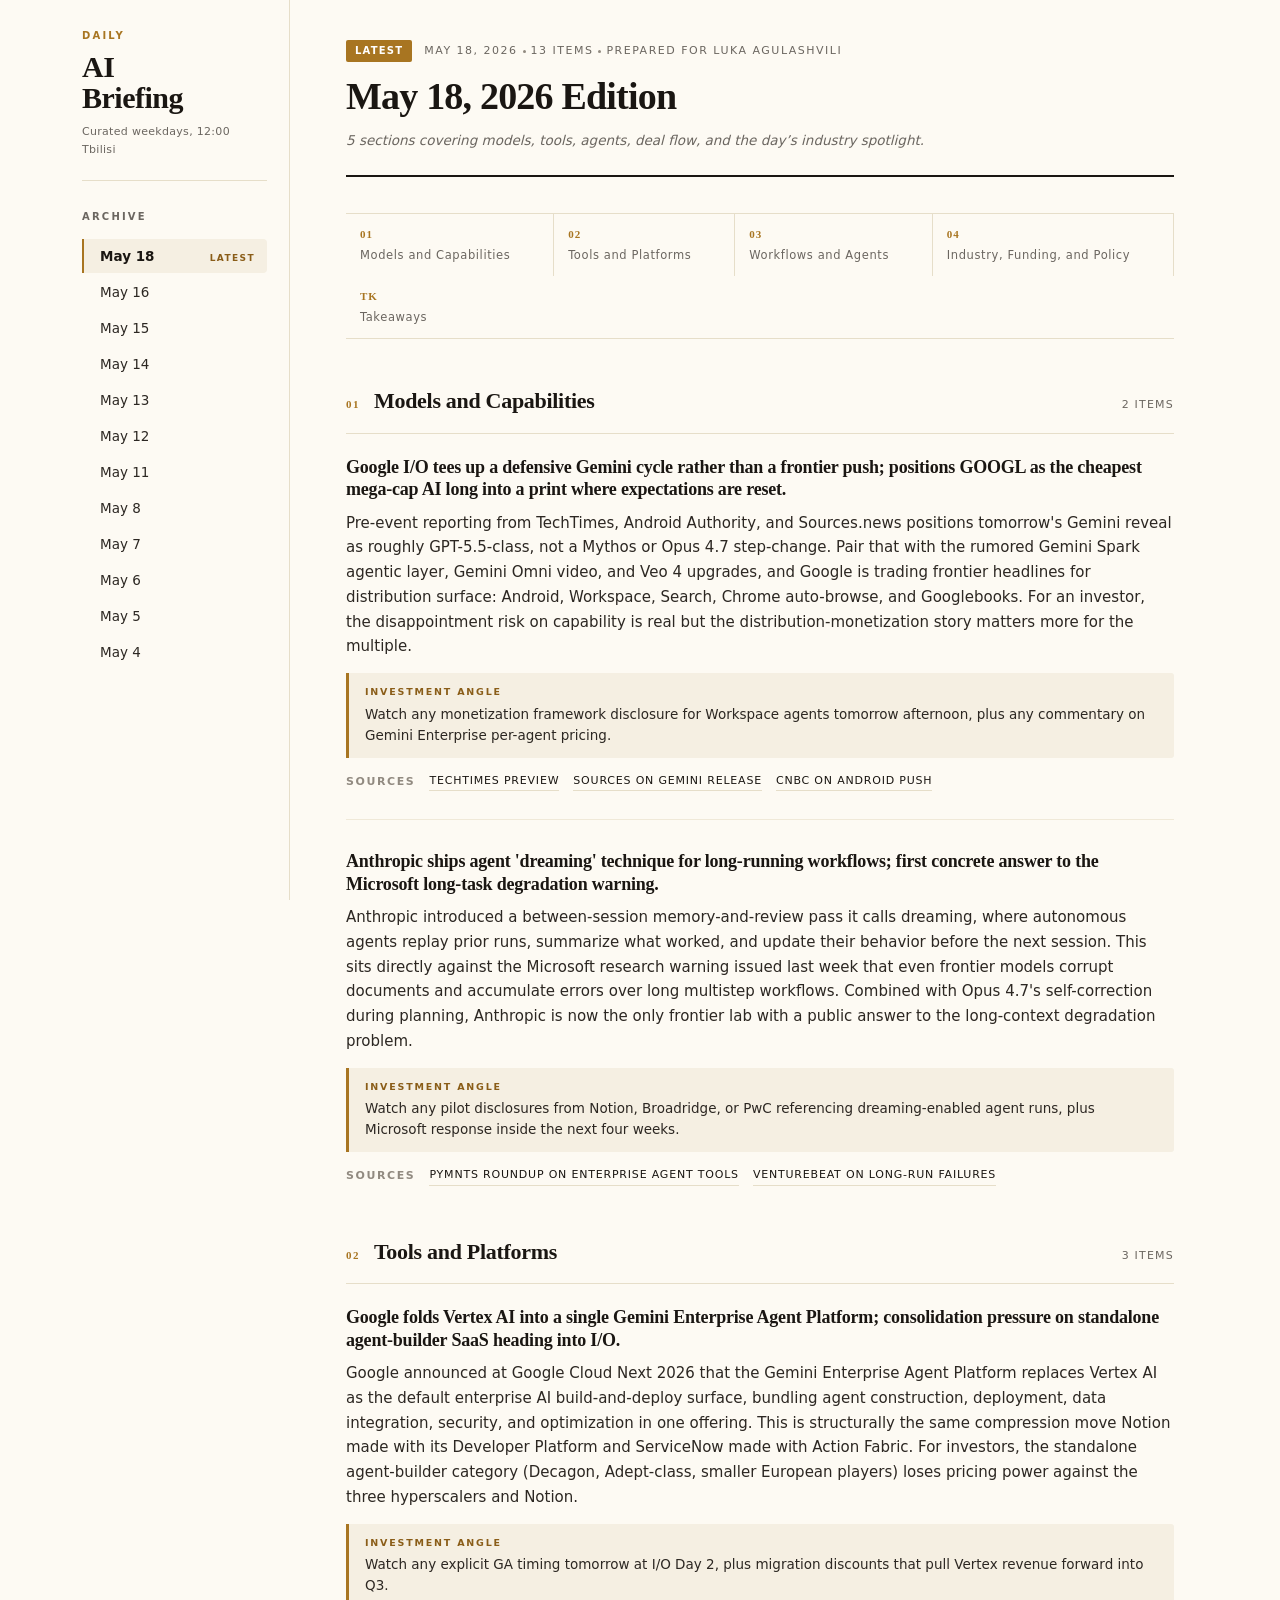
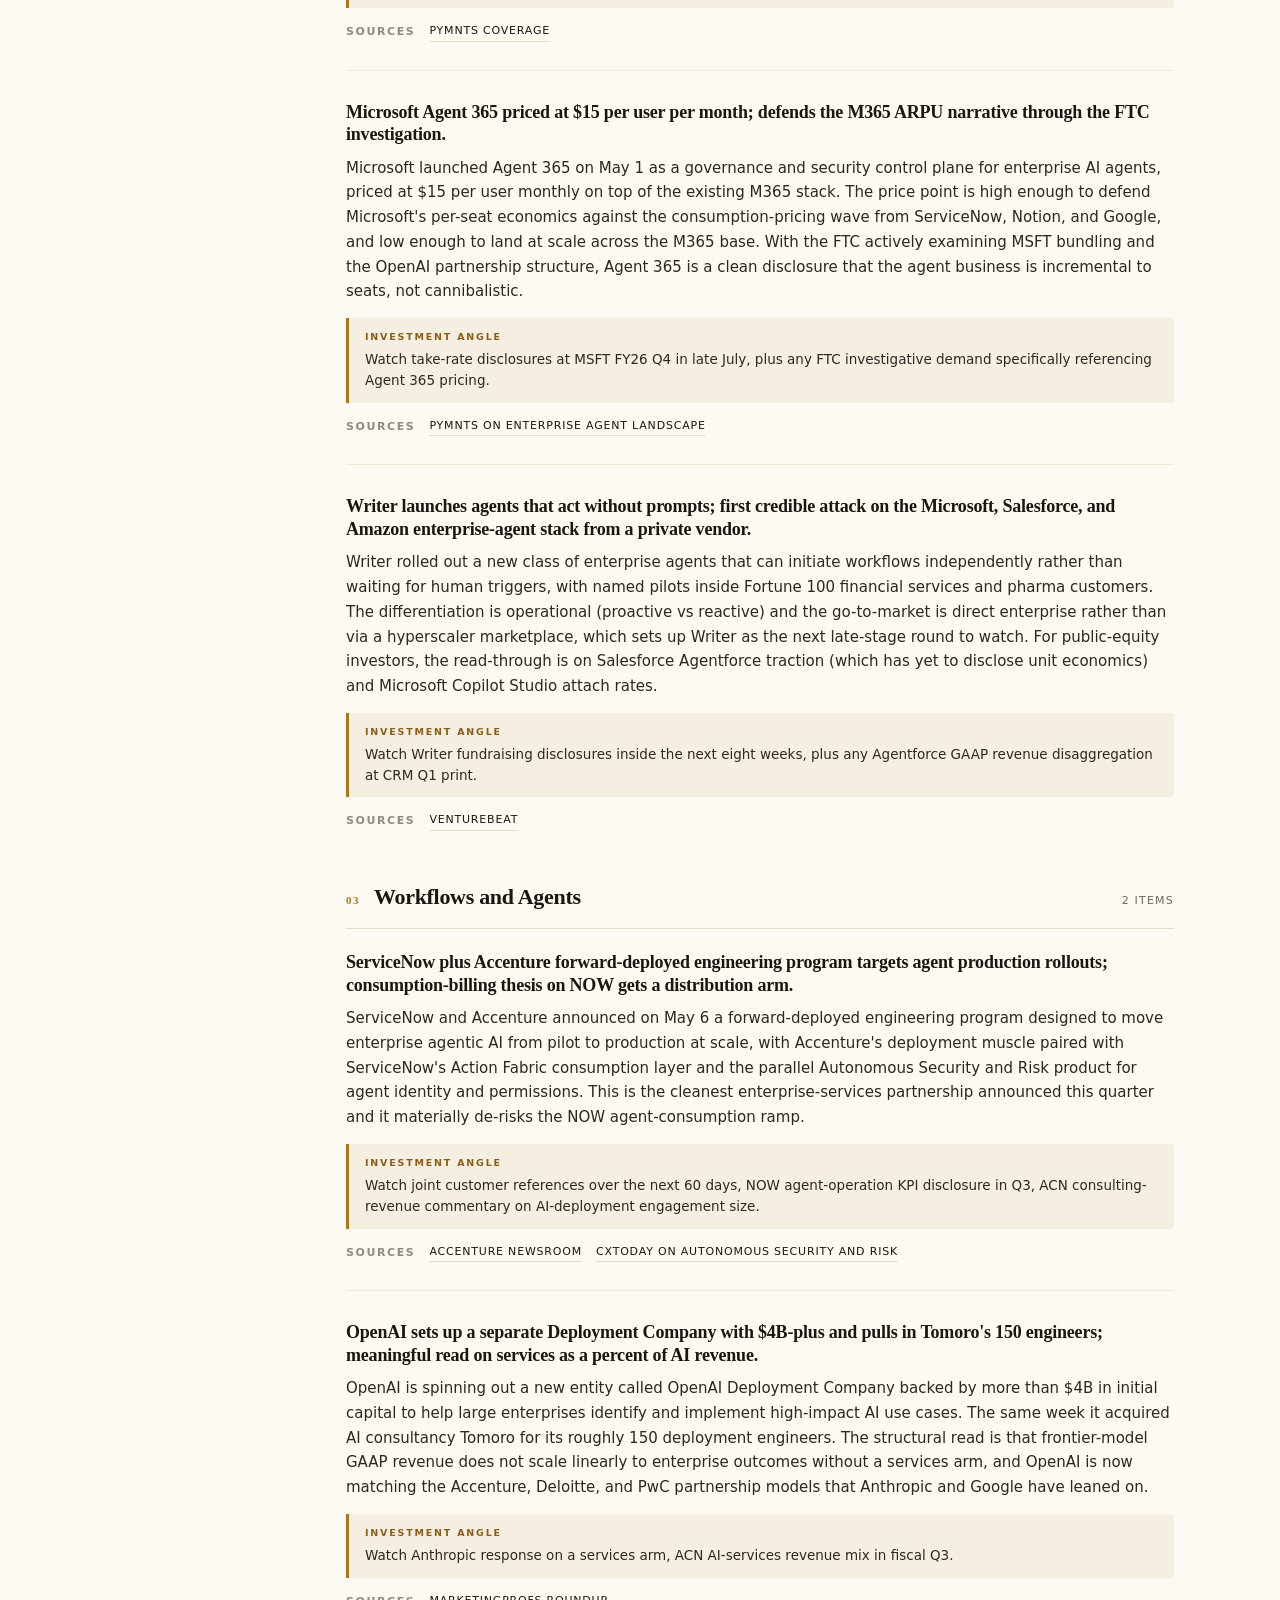
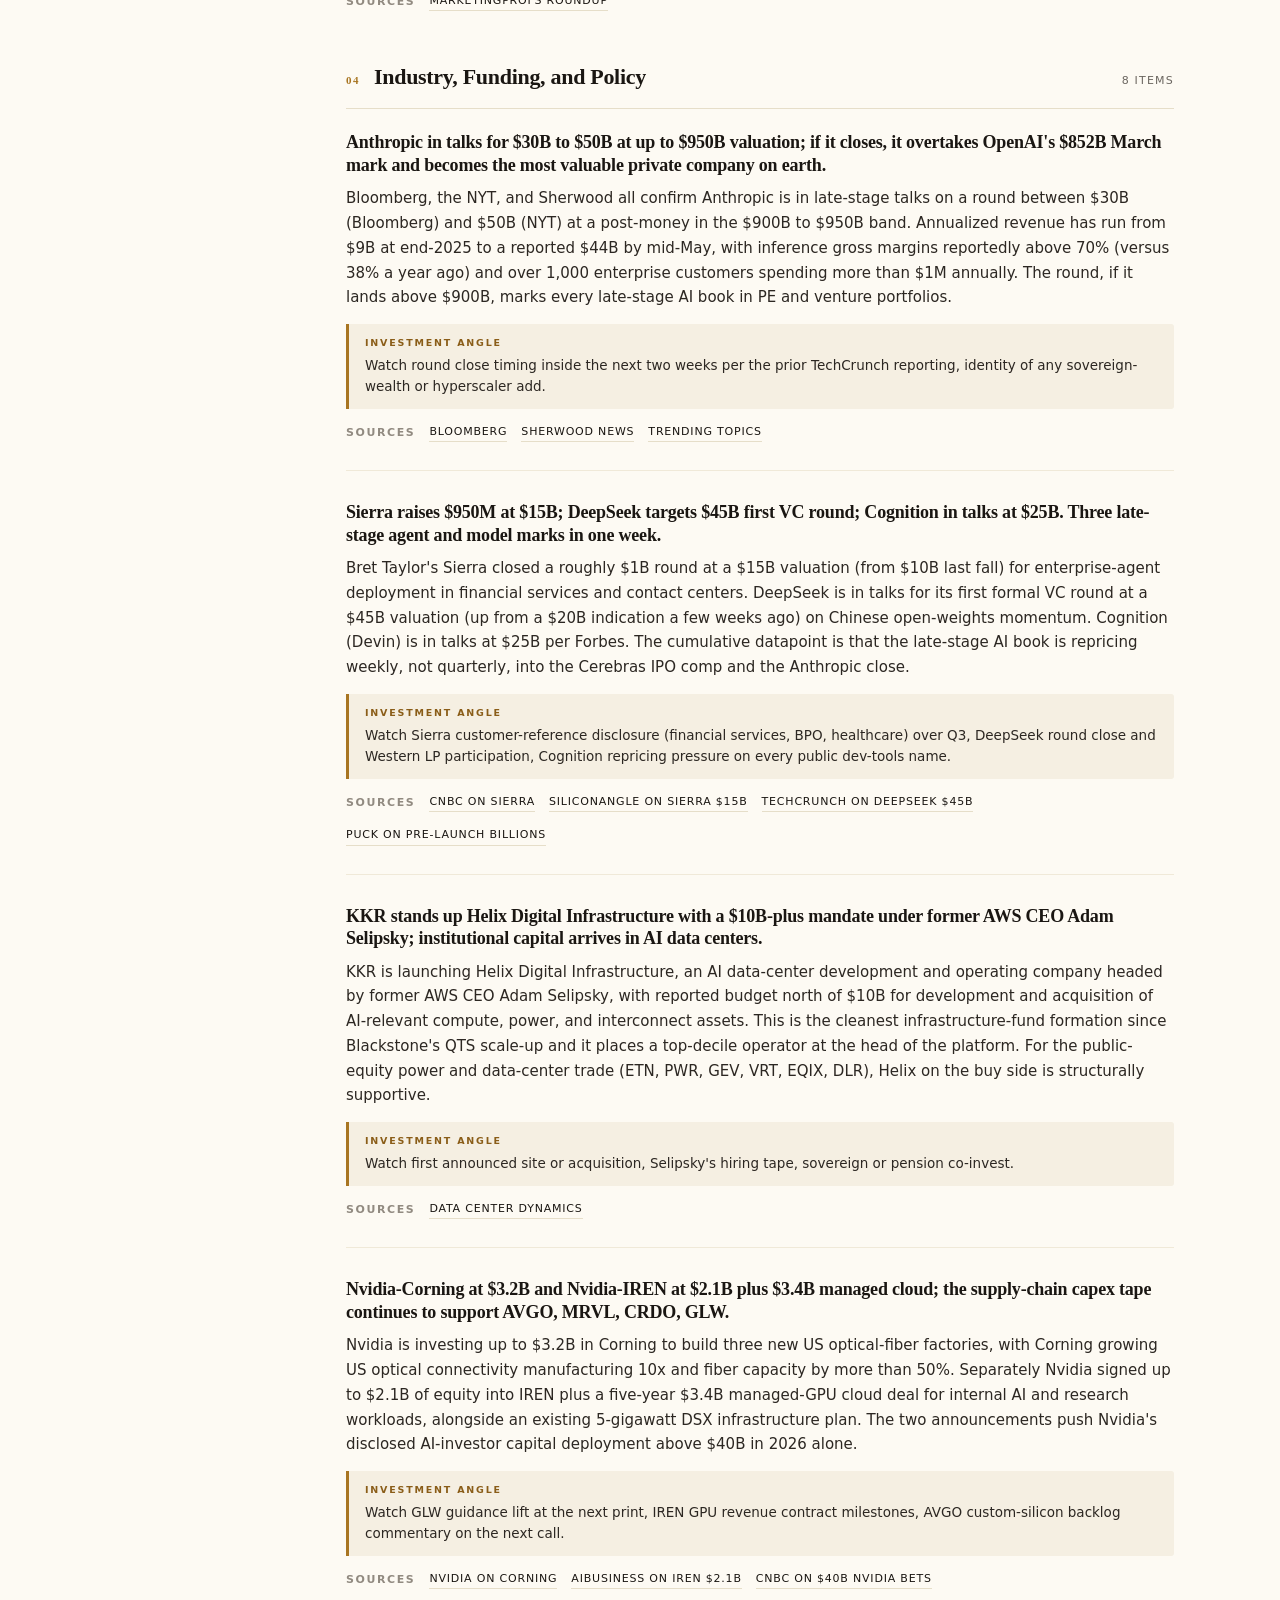
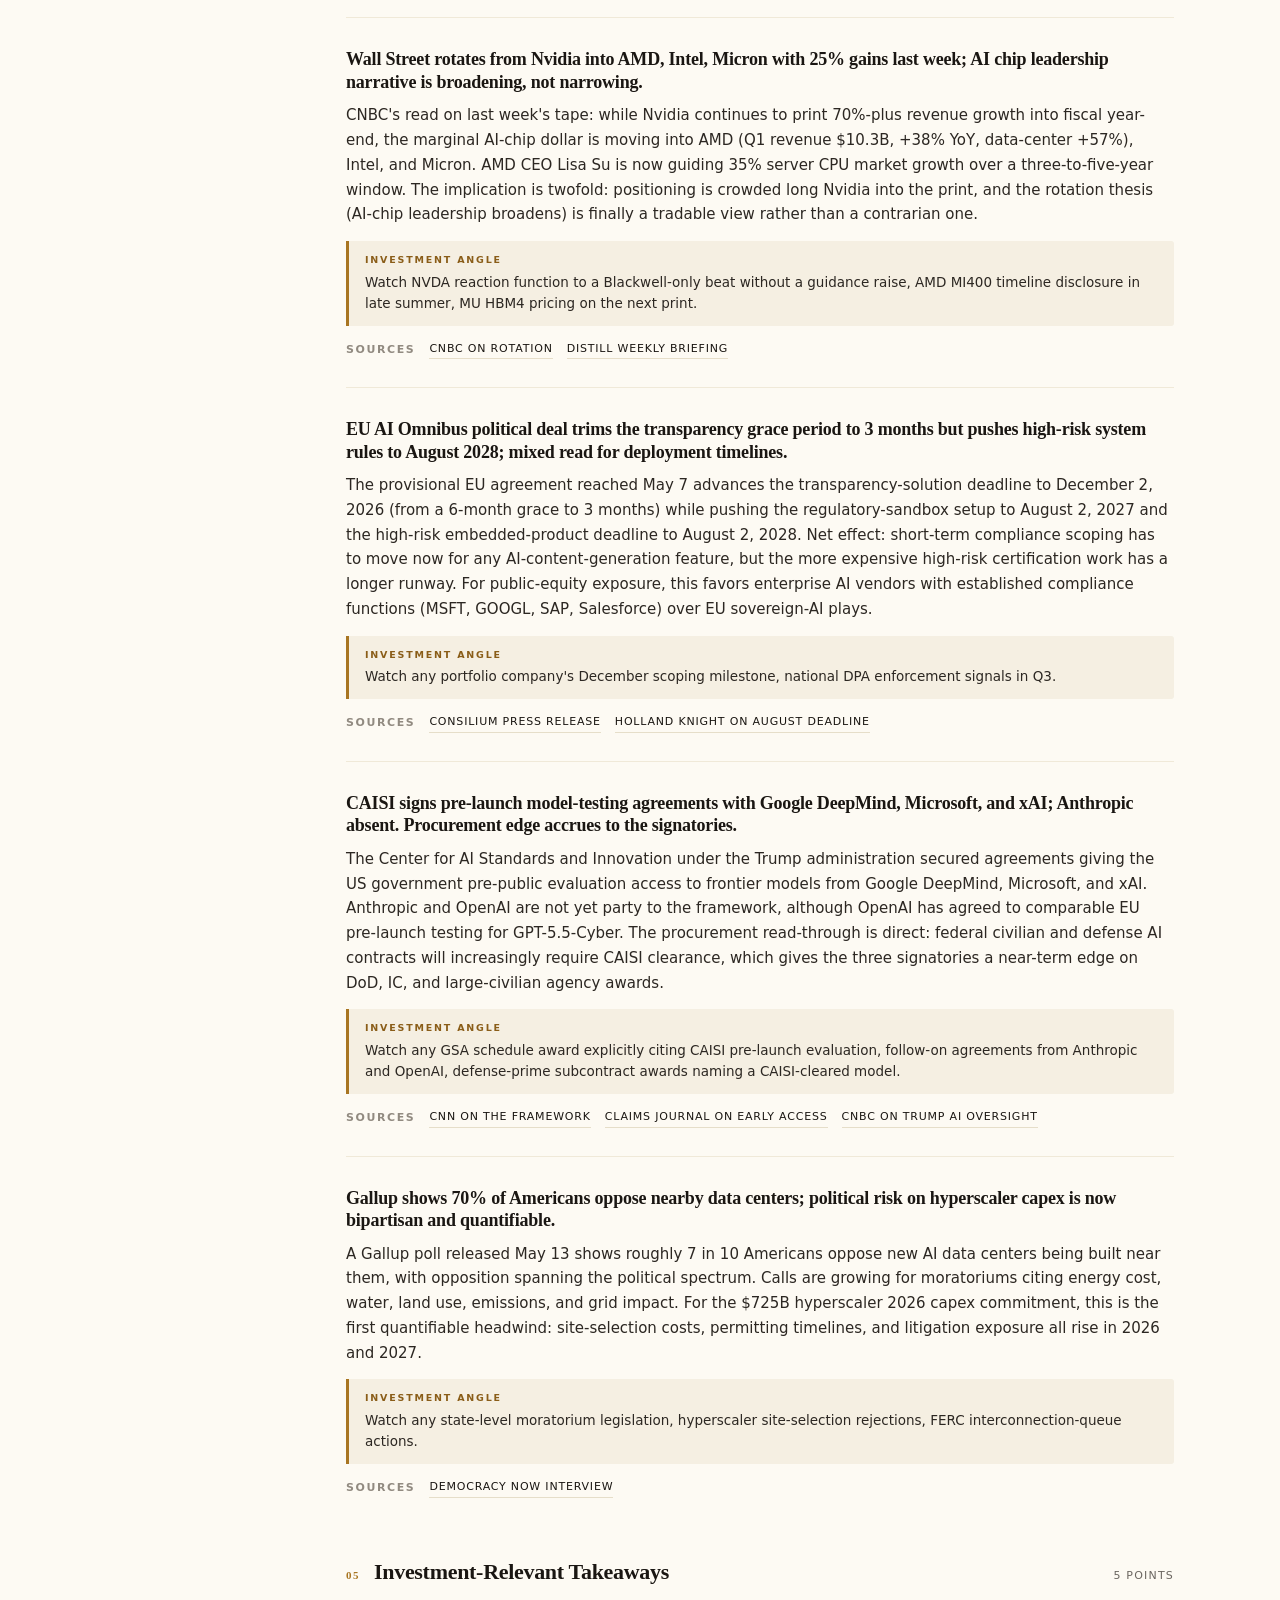
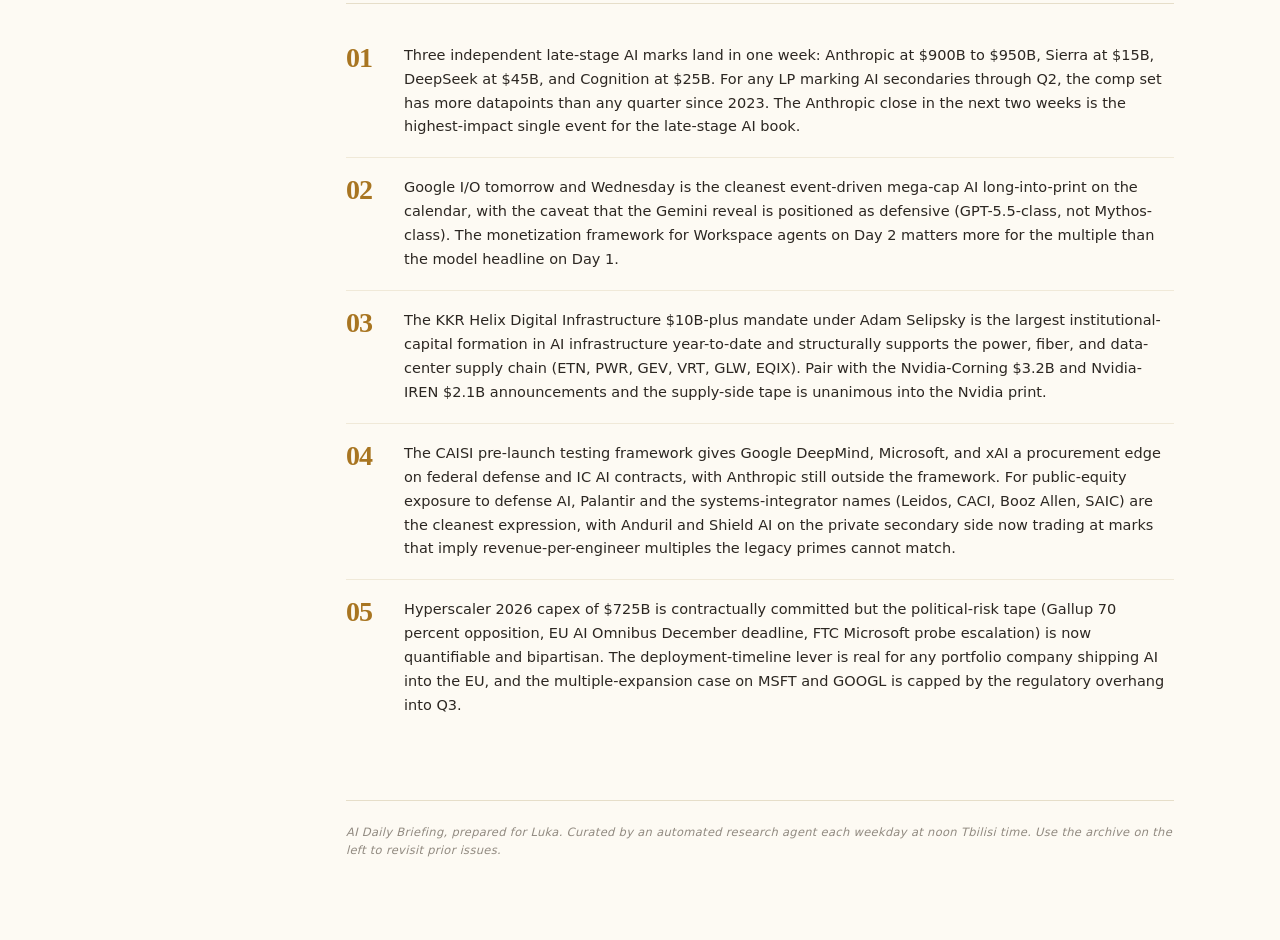
<file: index.html>
<!DOCTYPE html><!-- last-push-test: 2026-05-14T13:02:42Z --><script type="application/json" id="cowork-artifact-meta">
{
 "name": "Ai Daily Briefing",
 "schemaVersion": 1,
 "description": "Live AI Daily Briefing for Luka. Renders the most recent briefing with sections for Models, Tools, Workflows, Industry/Funding/Policy, and Investment Takeaways. Designed to be updated in-place by the daily scheduled task."
}
</script>
<html lang="en">
<head>
<meta charset="utf-8">
<meta name="viewport" content="width=device-width, initial-scale=1, viewport-fit=cover">
<title>AI Daily Briefing</title>
<style>
:root {
 color-scheme: light;
 --ink: #1a1612;
 --ink-soft: #2c2722;
 --muted: #6b6660;
 --muted-2: #918a80;
 --paper: #fdfaf3;
 --paper-2: #f5efe2;
 --paper-3: #ebe3d0;
 --line: #e6dec9;
 --line-soft: #f0e9d8;
 --accent: #a87521;
 --accent-strong: #8a5d18;
 --accent-soft: #f5e9cf;
 --spotlight-bg: #1a1612;
 --spotlight-ink: #f5efe2;
 --spotlight-muted: #b8b0a0;
 --serif: "Iowan Old Style", "Charter", "Georgia", "Times New Roman", serif;
 --sans: -apple-system, BlinkMacSystemFont, "Segoe UI", "Inter", system-ui, sans-serif;
}
* { box-sizing: border-box; }
html, body { margin: 0; padding: 0; }
body {
 background: var(--paper);
 color: var(--ink);
 font-family: var(--sans);
 font-size: 15px;
 line-height: 1.6;
 -webkit-font-smoothing: antialiased;
 -moz-osx-font-smoothing: grayscale;
}

/* ============================================================
 LAYOUT
 ============================================================ */
.layout {
 display: grid;
 grid-template-columns: 240px 1fr;
 min-height: 100vh;
 max-width: 1180px;
 margin: 0 auto;
}
.sidebar {
 position: sticky;
 top: 0;
 align-self: start;
 height: 100vh;
 padding: 28px 22px 28px 32px;
 border-right: 1px solid var(--line);
 background: var(--paper);
 overflow-y: auto;
}
.main {
 padding: 40px 56px 80px;
 min-width: 0;
}
@media (max-width: 820px) {
 .layout { grid-template-columns: 1fr; }
 .sidebar {
 position: static;
 height: auto;
 border-right: none;
 border-bottom: 1px solid var(--line);
 padding: 18px 20px 12px;
 }
 .main { padding: 22px 20px 56px; }
 .masthead {
 display: flex;
 align-items: center;
 justify-content: space-between;
 gap: 16px;
 padding-bottom: 14px;
 margin-bottom: 14px;
 }
 .masthead-eyebrow { margin-bottom: 4px; }
 .masthead-title { font-size: 20px; line-height: 1; }
 .masthead-title br { display: none; }
 .masthead-sub { display: none; }
 .archive-label {
 flex-shrink: 0;
 margin-bottom: 0;
 align-self: center;
 }
 .archive-section {
 display: flex;
 align-items: center;
 gap: 14px;
 }
}

/* ============================================================
 MASTHEAD
 ============================================================ */
.masthead {
 margin-bottom: 28px;
 padding-bottom: 22px;
 border-bottom: 1px solid var(--line);
}
.masthead-eyebrow {
 font-size: 10px;
 font-weight: 700;
 letter-spacing: 2.2px;
 text-transform: uppercase;
 color: var(--accent);
 margin-bottom: 8px;
}
.masthead-title {
 font-family: var(--serif);
 font-size: 30px;
 line-height: 1.02;
 font-weight: 700;
 letter-spacing: -0.5px;
 color: var(--ink);
}
.masthead-sub {
 font-size: 11px;
 color: var(--muted);
 margin-top: 10px;
 letter-spacing: 0.3px;
}

/* ============================================================
 ARCHIVE LIST
 ============================================================ */
.archive-label {
 font-size: 10px;
 font-weight: 700;
 letter-spacing: 2.2px;
 text-transform: uppercase;
 color: var(--muted);
 margin-bottom: 14px;
}
.archive-list {
 display: flex;
 flex-direction: column;
 gap: 2px;
}
.chip {
 display: flex;
 align-items: baseline;
 justify-content: space-between;
 gap: 8px;
 padding: 9px 12px 9px 16px;
 background: transparent;
 border: none;
 border-left: 2px solid transparent;
 cursor: pointer;
 color: var(--ink-soft);
 font-family: var(--sans);
 font-size: 13.5px;
 text-align: left;
 transition: all 0.15s ease;
 border-radius: 0 4px 4px 0;
}
.chip:hover {
 background: var(--paper-2);
 color: var(--ink);
}
.chip.active {
 background: var(--paper-2);
 border-left-color: var(--accent);
 color: var(--ink);
 font-weight: 600;
}
.chip-date { font-variant-numeric: tabular-nums; }
.chip-tag {
 font-size: 9px;
 letter-spacing: 1.4px;
 text-transform: uppercase;
 color: var(--accent);
 font-weight: 700;
}
.chip.active .chip-tag { color: var(--accent-strong); }
@media (max-width: 820px) {
 .archive-list {
 flex-direction: row;
 flex-wrap: nowrap;
 overflow-x: auto;
 -webkit-overflow-scrolling: touch;
 scrollbar-width: none;
 gap: 2px;
 margin: 0 -20px;
 padding: 0 20px 4px;
 }
 .archive-list::-webkit-scrollbar { display: none; }
 .chip {
 flex-shrink: 0;
 border-left: none;
 border-bottom: 2px solid transparent;
 border-radius: 0;
 padding: 8px 12px;
 min-height: 40px;
 background: transparent;
 gap: 6px;
 }
 .chip:hover { background: transparent; }
 .chip.active {
 border-left: none;
 border-bottom-color: var(--accent);
 background: transparent;
 }
}

/* ============================================================
 ISSUE HEADER
 ============================================================ */
.issue-header {
 margin-bottom: 36px;
 padding-bottom: 24px;
 border-bottom: 2px solid var(--ink);
}
.issue-eyebrow {
 display: flex;
 align-items: center;
 gap: 12px;
 font-size: 11px;
 letter-spacing: 1.5px;
 text-transform: uppercase;
 color: var(--muted);
 margin-bottom: 14px;
}
.badge {
 display: inline-block;
 background: var(--accent);
 color: #fff;
 padding: 3px 9px;
 border-radius: 2px;
 font-size: 10px;
 font-weight: 700;
 letter-spacing: 1.2px;
 text-transform: uppercase;
}
.badge.archive { background: var(--muted-2); }
.dot {
 display: inline-block;
 width: 3px;
 height: 3px;
 background: var(--muted-2);
 border-radius: 50%;
 vertical-align: middle;
}
.issue-title {
 font-family: var(--serif);
 font-size: 38px;
 line-height: 1.1;
 letter-spacing: -0.8px;
 font-weight: 700;
 color: var(--ink);
 margin: 0;
}
.issue-sub {
 margin-top: 12px;
 color: var(--muted);
 font-size: 13.5px;
 font-style: italic;
}

/* ============================================================
 TABLE OF CONTENTS
 ============================================================ */
.toc {
 display: flex;
 flex-wrap: wrap;
 gap: 0;
 margin-bottom: 44px;
 padding: 0;
 border-top: 1px solid var(--line);
 border-bottom: 1px solid var(--line);
}
.toc-link {
 flex: 1 1 auto;
 min-width: 140px;
 padding: 12px 14px;
 font-size: 11.5px;
 letter-spacing: 0.6px;
 color: var(--muted);
 text-decoration: none;
 border-right: 1px solid var(--line);
 transition: all 0.15s ease;
 position: relative;
}
.toc-link:last-child { border-right: none; }
.toc-link:hover {
 background: var(--paper-2);
 color: var(--ink);
}
.toc-num {
 display: block;
 font-family: var(--serif);
 font-size: 11px;
 font-weight: 700;
 color: var(--accent);
 letter-spacing: 1px;
 margin-bottom: 2px;
}
.toc-text { color: inherit; font-weight: 500; }

/* ============================================================
 SECTIONS
 ============================================================ */
.section {
 margin-bottom: 48px;
 scroll-margin-top: 20px;
}
.section-head {
 display: flex;
 align-items: baseline;
 gap: 14px;
 margin-bottom: 22px;
 padding-bottom: 14px;
 border-bottom: 1px solid var(--line);
}
.section-num {
 font-family: var(--serif);
 font-size: 11px;
 font-weight: 700;
 letter-spacing: 1.5px;
 color: var(--accent);
}
.section-title {
 font-family: var(--serif);
 font-size: 22px;
 font-weight: 700;
 letter-spacing: -0.3px;
 color: var(--ink);
 margin: 0;
 flex: 1;
 min-width: 0;
}
.section-count {
 font-family: var(--sans);
 font-size: 11px;
 font-weight: 500;
 letter-spacing: 1.2px;
 text-transform: uppercase;
 color: var(--muted);
}

/* ============================================================
 ITEMS
 ============================================================ */
.item {
 margin-bottom: 30px;
 padding-bottom: 28px;
 border-bottom: 1px solid var(--line-soft);
}
.item:last-child {
 border-bottom: none;
 margin-bottom: 0;
 padding-bottom: 0;
}
.item-headline {
 font-family: var(--serif);
 font-size: 18px;
 line-height: 1.25;
 font-weight: 700;
 letter-spacing: -0.2px;
 color: var(--ink);
 margin-bottom: 10px;
}
.item-summary {
 color: var(--ink-soft);
 font-size: 15px;
 line-height: 1.65;
 margin-bottom: 14px;
}
.angle {
 background: var(--paper-2);
 border-left: 3px solid var(--accent);
 padding: 12px 16px;
 font-size: 13.5px;
 line-height: 1.55;
 color: var(--ink-soft);
 border-radius: 0 3px 3px 0;
}
.angle-label {
 display: block;
 font-size: 9.5px;
 font-weight: 700;
 letter-spacing: 1.8px;
 text-transform: uppercase;
 color: var(--accent-strong);
 margin-bottom: 4px;
}
.sources {
 margin-top: 14px;
 font-size: 11px;
 letter-spacing: 0.8px;
 text-transform: uppercase;
 color: var(--muted);
 display: flex;
 flex-wrap: wrap;
 gap: 14px;
 align-items: center;
}
.sources-label {
 font-weight: 700;
 letter-spacing: 1.6px;
 color: var(--muted-2);
}
.sources a {
 color: var(--ink);
 text-decoration: none;
 border-bottom: 1px solid var(--line);
 padding-bottom: 1px;
 transition: all 0.15s ease;
}
.sources a:hover {
 color: var(--accent);
 border-bottom-color: var(--accent);
}

/* ============================================================
 INDUSTRY SPOTLIGHT
 ============================================================ */
.spotlight-wrap {
 margin: 56px -24px 56px;
 padding: 44px 56px 48px;
 background: var(--spotlight-bg);
 color: var(--spotlight-ink);
 border-radius: 6px;
 position: relative;
 scroll-margin-top: 20px;
}
@media (max-width: 820px) {
 .spotlight-wrap {
 margin: 36px -20px 36px;
 padding: 28px 24px 32px;
 border-radius: 0;
 }
 .spotlight-industry { font-size: 28px; }
 .spotlight-body { font-size: 15px; line-height: 1.65; }
 .spotlight-body p:first-of-type::first-letter { font-size: 42px; }
}
.spotlight-eyebrow {
 display: flex;
 align-items: center;
 gap: 10px;
 font-size: 11px;
 letter-spacing: 2px;
 text-transform: uppercase;
 color: var(--accent-soft);
 font-weight: 700;
 margin-bottom: 14px;
}
.spotlight-eyebrow::after {
 content: "";
 flex: 1;
 height: 1px;
 background: rgba(245, 233, 207, 0.2);
}
.spotlight-industry {
 font-family: var(--serif);
 font-size: 36px;
 line-height: 1.1;
 font-weight: 700;
 letter-spacing: -0.6px;
 color: var(--paper);
 margin: 0 0 10px;
}
.spotlight-meta {
 font-size: 12px;
 letter-spacing: 0.4px;
 color: var(--spotlight-muted);
 font-style: italic;
 margin-bottom: 28px;
}
.spotlight-body {
 font-family: var(--serif);
 font-size: 16px;
 line-height: 1.7;
 color: var(--spotlight-ink);
 max-width: 640px;
}
.spotlight-body p { margin: 0 0 16px; }
.spotlight-body p:last-child { margin-bottom: 0; }
.spotlight-body p:first-of-type::first-letter {
 font-family: var(--serif);
 font-size: 52px;
 line-height: 0.9;
 float: left;
 padding: 4px 10px 0 0;
 color: var(--accent-soft);
 font-weight: 700;
}

/* ============================================================
 TAKEAWAYS
 ============================================================ */
.takeaways-wrap { margin-top: 56px; scroll-margin-top: 20px; }
.takeaway {
 display: flex;
 gap: 18px;
 padding: 18px 0;
 border-bottom: 1px solid var(--line-soft);
}
.takeaway:last-child { border-bottom: none; }
.takeaway-num {
 flex-shrink: 0;
 font-family: var(--serif);
 font-size: 28px;
 font-weight: 700;
 color: var(--accent);
 line-height: 1;
 width: 40px;
 letter-spacing: -1px;
}
.takeaway-text {
 font-size: 14.5px;
 line-height: 1.65;
 color: var(--ink-soft);
}

/* ============================================================
 FOOTER
 ============================================================ */
.footer {
 margin-top: 64px;
 padding-top: 22px;
 border-top: 1px solid var(--line);
 color: var(--muted-2);
 font-size: 11.5px;
 letter-spacing: 0.3px;
 font-style: italic;
}

/* ============================================================
 EMPTY STATE
 ============================================================ */
.empty {
 text-align: center;
 padding: 80px 20px;
 color: var(--muted);
}

/* ============================================================
 TOC (mobile)
 ============================================================ */
@media (max-width: 820px) {
 .toc {
 flex-wrap: nowrap;
 overflow-x: auto;
 -webkit-overflow-scrolling: touch;
 scrollbar-width: none;
 margin: 0 -20px 28px;
 padding: 0 20px;
 border-left: none;
 border-right: none;
 }
 .toc::-webkit-scrollbar { display: none; }
 .toc-link {
 flex: 0 0 auto;
 min-width: 0;
 padding: 12px 14px 12px 0;
 margin-right: 14px;
 border-right: none;
 border-bottom: 2px solid transparent;
 }
 .toc-link:last-child { margin-right: 20px; }
 .toc-link:hover { background: transparent; border-bottom-color: var(--accent-soft); }
 .toc-num { font-size: 10px; margin-bottom: 1px; }
}

/* ============================================================
 SECTION + ITEM (mobile)
 ============================================================ */
@media (max-width: 820px) {
 .issue-header {
 margin-bottom: 24px;
 padding-bottom: 18px;
 }
 .issue-eyebrow {
 flex-wrap: wrap;
 gap: 8px 10px;
 margin-bottom: 12px;
 font-size: 10.5px;
 }
 .issue-title { font-size: 26px; letter-spacing: -0.4px; }
 .issue-sub { font-size: 13px; }
 .section { margin-bottom: 36px; }
 .section-head {
 gap: 10px;
 padding-bottom: 10px;
 margin-bottom: 18px;
 }
 .section-num { font-size: 10.5px; }
 .section-title { font-size: 19px; letter-spacing: -0.2px; }
 .section-count { font-size: 10px; }
 .item { padding-bottom: 22px; margin-bottom: 22px; }
 .item-headline { font-size: 16.5px; line-height: 1.3; }
 .item-summary { font-size: 14.5px; line-height: 1.6; }
 .angle { font-size: 13px; padding: 11px 14px; }
 .sources { gap: 10px 14px; font-size: 10.5px; }
 .takeaway { padding: 14px 0; gap: 14px; }
 .takeaway-num { font-size: 24px; width: 32px; }
 .takeaway-text { font-size: 13.5px; line-height: 1.6; }
}

/* ============================================================
 PHONE
 ============================================================ */
@media (max-width: 480px) {
 body { font-size: 14.5px; }
 .sidebar { padding: 14px 16px 8px; }
 .main { padding: 18px 16px 48px; }
 .archive-list { margin: 0 -16px; padding: 0 16px 4px; }
 .masthead-title { font-size: 18px; }
 .masthead-eyebrow { font-size: 9.5px; letter-spacing: 2px; }
 .issue-header { margin-bottom: 22px; padding-bottom: 16px; }
 .issue-eyebrow .dot { display: none; }
 .issue-title { font-size: 23px; }
 .issue-sub { font-size: 12.5px; }
 .toc { margin: 0 -16px 24px; padding: 0 16px; }
 .toc-link { padding: 10px 12px 10px 0; margin-right: 12px; }
 .section { margin-bottom: 32px; }
 .section-head { flex-wrap: wrap; }
 .section-count { flex-basis: 100%; order: 3; }
 .section-title { font-size: 18px; }
 .item-headline { font-size: 15.5px; }
 .item-summary { font-size: 14px; }
 .angle { font-size: 12.5px; padding: 10px 12px; }
 .angle-label { font-size: 9px; margin-bottom: 3px; }
 .sources { flex-direction: column; align-items: flex-start; gap: 6px; }
 .spotlight-wrap {
 margin: 28px -16px 28px;
 padding: 22px 18px 26px;
 }
 .spotlight-industry { font-size: 24px; }
 .spotlight-meta { margin-bottom: 20px; font-size: 11.5px; }
 .spotlight-body { font-size: 14.5px; }
 .spotlight-body p:first-of-type::first-letter {
 font-size: 36px;
 padding: 2px 8px 0 0;
 }
 .takeaway { padding: 12px 0; gap: 12px; }
 .takeaway-num { font-size: 22px; width: 28px; }
 .takeaway-text { font-size: 13.5px; }
 .footer { margin-top: 44px; font-size: 10.5px; }
}
</style>
</head>
<body>
<div class="layout">

 <aside class="sidebar">
 <div class="masthead">
 <div class="masthead-eyebrow">Daily</div>
 <div class="masthead-title">AI<br>Briefing</div>
 <div class="masthead-sub">Curated weekdays, 12:00 Tbilisi</div>
 </div>
 <div class="archive-section">
 <div class="archive-label">Archive</div>
 <div id="chips" class="archive-list"></div>
 </div>
 </aside>

 <main class="main">
 <header class="issue-header">
 <div class="issue-eyebrow">
 <span class="badge" id="badge">Latest</span>
 <span id="meta-text">Loading...</span>
 </div>
 <h1 class="issue-title" id="issue-title">AI Daily Briefing</h1>
 <div class="issue-sub" id="issue-sub"></div>
 </header>

 <nav id="toc" class="toc"></nav>

 <div id="briefing"></div>

 <footer class="footer">
 AI Daily Briefing, prepared for Luka. Curated by an automated research agent each weekday at noon Tbilisi time. Use the archive on the left to revisit prior issues.
 </footer>
 </main>

</div>

<script>
// === BRIEFINGS_DATA_START ===
// Each daily run prepends a new entry to this array. Newest first.
const briefings = [
  {
    "date": "2026-05-18",
    "display_date": "May 18, 2026",
    "prepared_for": "Luka Agulashvili",
    "item_count": 13,
    "catalysts": [
      {
        "date": "Tue May 19, 10am PT",
        "event": "Google I/O Day 1 keynote",
        "watch": "New Gemini model positioning vs OpenAI Mythos/GPT-5.5, Gemini Spark agentic launch, Omni video, Android XR glasses, Googlebooks reveal",
        "action": "GOOGL into the print, AppLovin and Trade Desk spillover if Google leans into AI-native ad surfaces, ARM read-through on XR silicon"
      },
      {
        "date": "Wed May 20, AM PT",
        "event": "Google I/O Day 2 developer keynote",
        "watch": "Workspace AI monetization framework, third-party agent access to Workspace data, Aluminum OS roadmap, Vertex to Gemini Enterprise migration tooling",
        "action": "Workday, Salesforce, Atlassian read-through if Google opens agent access to Workspace"
      },
      {
        "date": "Wed May 20, 4pm ET",
        "event": "Nvidia FY27 Q1 earnings call",
        "watch": "Blackwell ramp, gross margin trajectory, FY27 capex guide, China commentary. Consensus $78.76B revenue, $1.74 EPS, DC growth ~77% YoY",
        "action": "Above-guide plus 75%+ DC supports CRDO/AVGO/MRVL/ANET; below-guide triggers the AMD/INTC/MU rotation already in motion"
      },
      {
        "date": "Thu May 21",
        "event": "EU AI Omnibus procedural follow-up in Brussels",
        "watch": "Confirmation of Dec 2, 2026 transparency-solution deadline, final wording on high-risk embedded products pushed to Aug 2, 2028",
        "action": "Compliance scoping for any portfolio company shipping AI features into the EU"
      },
      {
        "date": "Mon May 25 - Fri May 29",
        "event": "Anthropic round close window per prior reporting",
        "watch": "Final mark (rumored $900B to $950B post-money), any sovereign or hyperscaler LP additions, indications of secondary tender",
        "action": "Cleanest comp event for any late-stage AI book carried at quarter-end"
      }
    ],
    "sections": [
      {
        "title": "Models and Capabilities",
        "items": [
          {
            "headline": "Google I/O tees up a defensive Gemini cycle rather than a frontier push; positions GOOGL as the cheapest mega-cap AI long into a print where expectations are reset.",
            "summary": "Pre-event reporting from TechTimes, Android Authority, and Sources.news positions tomorrow's Gemini reveal as roughly GPT-5.5-class, not a Mythos or Opus 4.7 step-change. Pair that with the rumored Gemini Spark agentic layer, Gemini Omni video, and Veo 4 upgrades, and Google is trading frontier headlines for distribution surface: Android, Workspace, Search, Chrome auto-browse, and Googlebooks. For an investor, the disappointment risk on capability is real but the distribution-monetization story matters more for the multiple.",
            "angle": "Watch any monetization framework disclosure for Workspace agents tomorrow afternoon, plus any commentary on Gemini Enterprise per-agent pricing.",
            "sources": [
              {
                "title": "TechTimes preview",
                "url": "https://www.techtimes.com/articles/316755/20260517/google-i-o-2026-keynote-opens-tuesday-new-gemini-lands-behind-mythos-gpt-55.htm"
              },
              {
                "title": "Sources on Gemini release",
                "url": "https://sources.news/p/google-about-to-release-new-gemini"
              },
              {
                "title": "CNBC on Android push",
                "url": "https://www.cnbc.com/2026/05/12/google-races-put-gemini-at-center-of-android-before-apples-ai-reboot.html"
              }
            ]
          },
          {
            "headline": "Anthropic ships agent 'dreaming' technique for long-running workflows; first concrete answer to the Microsoft long-task degradation warning.",
            "summary": "Anthropic introduced a between-session memory-and-review pass it calls dreaming, where autonomous agents replay prior runs, summarize what worked, and update their behavior before the next session. This sits directly against the Microsoft research warning issued last week that even frontier models corrupt documents and accumulate errors over long multistep workflows. Combined with Opus 4.7's self-correction during planning, Anthropic is now the only frontier lab with a public answer to the long-context degradation problem.",
            "angle": "Watch any pilot disclosures from Notion, Broadridge, or PwC referencing dreaming-enabled agent runs, plus Microsoft response inside the next four weeks.",
            "sources": [
              {
                "title": "PYMNTS roundup on enterprise agent tools",
                "url": "https://www.pymnts.com/artificial-intelligence-2/2026/google-brings-all-enterprise-ai-agent-tools-under-one-roof/"
              },
              {
                "title": "VentureBeat on long-run failures",
                "url": "https://venturebeat.com/technology/writer-launches-ai-agents-that-can-act-without-prompts-taking-on-amazon-microsoft-and-salesforce"
              }
            ]
          }
        ]
      },
      {
        "title": "Tools and Platforms",
        "items": [
          {
            "headline": "Google folds Vertex AI into a single Gemini Enterprise Agent Platform; consolidation pressure on standalone agent-builder SaaS heading into I/O.",
            "summary": "Google announced at Google Cloud Next 2026 that the Gemini Enterprise Agent Platform replaces Vertex AI as the default enterprise AI build-and-deploy surface, bundling agent construction, deployment, data integration, security, and optimization in one offering. This is structurally the same compression move Notion made with its Developer Platform and ServiceNow made with Action Fabric. For investors, the standalone agent-builder category (Decagon, Adept-class, smaller European players) loses pricing power against the three hyperscalers and Notion.",
            "angle": "Watch any explicit GA timing tomorrow at I/O Day 2, plus migration discounts that pull Vertex revenue forward into Q3.",
            "sources": [
              {
                "title": "PYMNTS coverage",
                "url": "https://www.pymnts.com/artificial-intelligence-2/2026/google-brings-all-enterprise-ai-agent-tools-under-one-roof/"
              }
            ]
          },
          {
            "headline": "Microsoft Agent 365 priced at $15 per user per month; defends the M365 ARPU narrative through the FTC investigation.",
            "summary": "Microsoft launched Agent 365 on May 1 as a governance and security control plane for enterprise AI agents, priced at $15 per user monthly on top of the existing M365 stack. The price point is high enough to defend Microsoft's per-seat economics against the consumption-pricing wave from ServiceNow, Notion, and Google, and low enough to land at scale across the M365 base. With the FTC actively examining MSFT bundling and the OpenAI partnership structure, Agent 365 is a clean disclosure that the agent business is incremental to seats, not cannibalistic.",
            "angle": "Watch take-rate disclosures at MSFT FY26 Q4 in late July, plus any FTC investigative demand specifically referencing Agent 365 pricing.",
            "sources": [
              {
                "title": "PYMNTS on enterprise agent landscape",
                "url": "https://www.pymnts.com/artificial-intelligence-2/2026/google-brings-all-enterprise-ai-agent-tools-under-one-roof/"
              }
            ]
          },
          {
            "headline": "Writer launches agents that act without prompts; first credible attack on the Microsoft, Salesforce, and Amazon enterprise-agent stack from a private vendor.",
            "summary": "Writer rolled out a new class of enterprise agents that can initiate workflows independently rather than waiting for human triggers, with named pilots inside Fortune 100 financial services and pharma customers. The differentiation is operational (proactive vs reactive) and the go-to-market is direct enterprise rather than via a hyperscaler marketplace, which sets up Writer as the next late-stage round to watch. For public-equity investors, the read-through is on Salesforce Agentforce traction (which has yet to disclose unit economics) and Microsoft Copilot Studio attach rates.",
            "angle": "Watch Writer fundraising disclosures inside the next eight weeks, plus any Agentforce GAAP revenue disaggregation at CRM Q1 print.",
            "sources": [
              {
                "title": "VentureBeat",
                "url": "https://venturebeat.com/technology/writer-launches-ai-agents-that-can-act-without-prompts-taking-on-amazon-microsoft-and-salesforce"
              }
            ]
          }
        ]
      },
      {
        "title": "Workflows and Agents",
        "items": [
          {
            "headline": "ServiceNow plus Accenture forward-deployed engineering program targets agent production rollouts; consumption-billing thesis on NOW gets a distribution arm.",
            "summary": "ServiceNow and Accenture announced on May 6 a forward-deployed engineering program designed to move enterprise agentic AI from pilot to production at scale, with Accenture's deployment muscle paired with ServiceNow's Action Fabric consumption layer and the parallel Autonomous Security and Risk product for agent identity and permissions. This is the cleanest enterprise-services partnership announced this quarter and it materially de-risks the NOW agent-consumption ramp.",
            "angle": "Watch joint customer references over the next 60 days, NOW agent-operation KPI disclosure in Q3, ACN consulting-revenue commentary on AI-deployment engagement size.",
            "sources": [
              {
                "title": "Accenture newsroom",
                "url": "https://newsroom.accenture.com/news/2026/servicenow-and-accenture-launch-forward-deployed-engineering-program-to-scale-agentic-ai-across-the-enterprise"
              },
              {
                "title": "CXToday on Autonomous Security and Risk",
                "url": "https://www.cxtoday.com/security-privacy-compliance/servicenow-ai-agent-governance-knowledge-2026/"
              }
            ]
          },
          {
            "headline": "OpenAI sets up a separate Deployment Company with $4B-plus and pulls in Tomoro's 150 engineers; meaningful read on services as a percent of AI revenue.",
            "summary": "OpenAI is spinning out a new entity called OpenAI Deployment Company backed by more than $4B in initial capital to help large enterprises identify and implement high-impact AI use cases. The same week it acquired AI consultancy Tomoro for its roughly 150 deployment engineers. The structural read is that frontier-model GAAP revenue does not scale linearly to enterprise outcomes without a services arm, and OpenAI is now matching the Accenture, Deloitte, and PwC partnership models that Anthropic and Google have leaned on.",
            "angle": "Watch Anthropic response on a services arm, ACN AI-services revenue mix in fiscal Q3.",
            "sources": [
              {
                "title": "MarketingProfs roundup",
                "url": "https://www.marketingprofs.com/opinions/2026/54655/ai-update-may-8-2026-ai-news-and-views-from-the-past-week"
              }
            ]
          }
        ]
      },
      {
        "title": "Industry, Funding, and Policy",
        "items": [
          {
            "headline": "Anthropic in talks for $30B to $50B at up to $950B valuation; if it closes, it overtakes OpenAI's $852B March mark and becomes the most valuable private company on earth.",
            "summary": "Bloomberg, the NYT, and Sherwood all confirm Anthropic is in late-stage talks on a round between $30B (Bloomberg) and $50B (NYT) at a post-money in the $900B to $950B band. Annualized revenue has run from $9B at end-2025 to a reported $44B by mid-May, with inference gross margins reportedly above 70% (versus 38% a year ago) and over 1,000 enterprise customers spending more than $1M annually. The round, if it lands above $900B, marks every late-stage AI book in PE and venture portfolios.",
            "angle": "Watch round close timing inside the next two weeks per the prior TechCrunch reporting, identity of any sovereign-wealth or hyperscaler add.",
            "sources": [
              {
                "title": "Bloomberg",
                "url": "https://www.bloomberg.com/news/articles/2026-05-12/anthropic-in-talks-to-raise-30-billion-at-900-billion-valuation"
              },
              {
                "title": "Sherwood News",
                "url": "https://sherwood.news/tech/anthropic-in-talks-for-funding-at-a-valuation-as-high-as-950-billion-which-would-make-it-bigger-than-openai/"
              },
              {
                "title": "Trending Topics",
                "url": "https://www.trendingtopics.eu/anthropic-seeks-up-to-950-billion-valuation-potentially-eclipsing-openai/"
              }
            ]
          },
          {
            "headline": "Sierra raises $950M at $15B; DeepSeek targets $45B first VC round; Cognition in talks at $25B. Three late-stage agent and model marks in one week.",
            "summary": "Bret Taylor's Sierra closed a roughly $1B round at a $15B valuation (from $10B last fall) for enterprise-agent deployment in financial services and contact centers. DeepSeek is in talks for its first formal VC round at a $45B valuation (up from a $20B indication a few weeks ago) on Chinese open-weights momentum. Cognition (Devin) is in talks at $25B per Forbes. The cumulative datapoint is that the late-stage AI book is repricing weekly, not quarterly, into the Cerebras IPO comp and the Anthropic close.",
            "angle": "Watch Sierra customer-reference disclosure (financial services, BPO, healthcare) over Q3, DeepSeek round close and Western LP participation, Cognition repricing pressure on every public dev-tools name.",
            "sources": [
              {
                "title": "CNBC on Sierra",
                "url": "https://www.cnbc.com/2026/05/04/bret-taylor-sierra-fundraise-openai.html"
              },
              {
                "title": "SiliconAngle on Sierra $15B",
                "url": "https://siliconangle.com/2026/05/04/ai-agent-startup-sierra-valued-15b-new-950m-funding-round/"
              },
              {
                "title": "TechCrunch on DeepSeek $45B",
                "url": "https://techcrunch.com/2026/05/06/deepseek-could-hit-45b-valuation-from-its-first-investment-round/"
              },
              {
                "title": "Puck on pre-launch billions",
                "url": "https://puck.news/inside-the-ai-startups-worth-billions-before-launch/"
              }
            ]
          },
          {
            "headline": "KKR stands up Helix Digital Infrastructure with a $10B-plus mandate under former AWS CEO Adam Selipsky; institutional capital arrives in AI data centers.",
            "summary": "KKR is launching Helix Digital Infrastructure, an AI data-center development and operating company headed by former AWS CEO Adam Selipsky, with reported budget north of $10B for development and acquisition of AI-relevant compute, power, and interconnect assets. This is the cleanest infrastructure-fund formation since Blackstone's QTS scale-up and it places a top-decile operator at the head of the platform. For the public-equity power and data-center trade (ETN, PWR, GEV, VRT, EQIX, DLR), Helix on the buy side is structurally supportive.",
            "angle": "Watch first announced site or acquisition, Selipsky's hiring tape, sovereign or pension co-invest.",
            "sources": [
              {
                "title": "Data Center Dynamics",
                "url": "https://www.datacenterdynamics.com/en/news/helix-digital-infrastructure-kkr-plans-10bn-ai-data-center-firm-headed-by-former-aws-ceo-report/"
              }
            ]
          },
          {
            "headline": "Nvidia-Corning at $3.2B and Nvidia-IREN at $2.1B plus $3.4B managed cloud; the supply-chain capex tape continues to support AVGO, MRVL, CRDO, GLW.",
            "summary": "Nvidia is investing up to $3.2B in Corning to build three new US optical-fiber factories, with Corning growing US optical connectivity manufacturing 10x and fiber capacity by more than 50%. Separately Nvidia signed up to $2.1B of equity into IREN plus a five-year $3.4B managed-GPU cloud deal for internal AI and research workloads, alongside an existing 5-gigawatt DSX infrastructure plan. The two announcements push Nvidia's disclosed AI-investor capital deployment above $40B in 2026 alone.",
            "angle": "Watch GLW guidance lift at the next print, IREN GPU revenue contract milestones, AVGO custom-silicon backlog commentary on the next call.",
            "sources": [
              {
                "title": "NVIDIA on Corning",
                "url": "https://nvidianews.nvidia.com/news/nvidia-and-corning-announce-long-term-partnership-to-strengthen-us-manufacturing-for-ai-infrastructure"
              },
              {
                "title": "AIBusiness on IREN $2.1B",
                "url": "https://aibusiness.com/generative-ai/nvidia-2-1b-deal-with-data-center-provider-iren"
              },
              {
                "title": "CNBC on $40B Nvidia bets",
                "url": "https://www.cnbc.com/2026/05/09/nvidia-embraces-ai-investor-topping-40-billion-in-equity-bets-2026.html"
              }
            ]
          },
          {
            "headline": "Wall Street rotates from Nvidia into AMD, Intel, Micron with 25% gains last week; AI chip leadership narrative is broadening, not narrowing.",
            "summary": "CNBC's read on last week's tape: while Nvidia continues to print 70%-plus revenue growth into fiscal year-end, the marginal AI-chip dollar is moving into AMD (Q1 revenue $10.3B, +38% YoY, data-center +57%), Intel, and Micron. AMD CEO Lisa Su is now guiding 35% server CPU market growth over a three-to-five-year window. The implication is twofold: positioning is crowded long Nvidia into the print, and the rotation thesis (AI-chip leadership broadens) is finally a tradable view rather than a contrarian one.",
            "angle": "Watch NVDA reaction function to a Blackwell-only beat without a guidance raise, AMD MI400 timeline disclosure in late summer, MU HBM4 pricing on the next print.",
            "sources": [
              {
                "title": "CNBC on rotation",
                "url": "https://www.cnbc.com/2026/05/08/wall-street-ai-chip-love-moves-from-nvidia-to-intel-amd-and-micron.html"
              },
              {
                "title": "Distill weekly briefing",
                "url": "https://www.distillintelligence.com/briefings/semiconductors-ai-chips-2026-05-08"
              }
            ]
          },
          {
            "headline": "EU AI Omnibus political deal trims the transparency grace period to 3 months but pushes high-risk system rules to August 2028; mixed read for deployment timelines.",
            "summary": "The provisional EU agreement reached May 7 advances the transparency-solution deadline to December 2, 2026 (from a 6-month grace to 3 months) while pushing the regulatory-sandbox setup to August 2, 2027 and the high-risk embedded-product deadline to August 2, 2028. Net effect: short-term compliance scoping has to move now for any AI-content-generation feature, but the more expensive high-risk certification work has a longer runway. For public-equity exposure, this favors enterprise AI vendors with established compliance functions (MSFT, GOOGL, SAP, Salesforce) over EU sovereign-AI plays.",
            "angle": "Watch any portfolio company's December scoping milestone, national DPA enforcement signals in Q3.",
            "sources": [
              {
                "title": "Consilium press release",
                "url": "https://www.consilium.europa.eu/en/press/press-releases/2026/05/07/artificial-intelligence-council-and-parliament-agree-to-simplify-and-streamline-rules/"
              },
              {
                "title": "Holland Knight on August deadline",
                "url": "https://www.hklaw.com/en/insights/publications/2026/04/us-companies-face-eu-ai-acts-possible-august-2026-compliance-deadline"
              }
            ]
          },
          {
            "headline": "CAISI signs pre-launch model-testing agreements with Google DeepMind, Microsoft, and xAI; Anthropic absent. Procurement edge accrues to the signatories.",
            "summary": "The Center for AI Standards and Innovation under the Trump administration secured agreements giving the US government pre-public evaluation access to frontier models from Google DeepMind, Microsoft, and xAI. Anthropic and OpenAI are not yet party to the framework, although OpenAI has agreed to comparable EU pre-launch testing for GPT-5.5-Cyber. The procurement read-through is direct: federal civilian and defense AI contracts will increasingly require CAISI clearance, which gives the three signatories a near-term edge on DoD, IC, and large-civilian agency awards.",
            "angle": "Watch any GSA schedule award explicitly citing CAISI pre-launch evaluation, follow-on agreements from Anthropic and OpenAI, defense-prime subcontract awards naming a CAISI-cleared model.",
            "sources": [
              {
                "title": "CNN on the framework",
                "url": "https://www.cnn.com/2026/05/05/tech/microsoft-google-xai-government-test-ai-models"
              },
              {
                "title": "Claims Journal on early access",
                "url": "https://www.claimsjournal.com/news/national/2026/05/05/337371.htm"
              },
              {
                "title": "CNBC on Trump AI oversight",
                "url": "https://www.cnbc.com/2026/05/05/ai-oversight-trump-google-microsoft-xai.html"
              }
            ]
          },
          {
            "headline": "Gallup shows 70% of Americans oppose nearby data centers; political risk on hyperscaler capex is now bipartisan and quantifiable.",
            "summary": "A Gallup poll released May 13 shows roughly 7 in 10 Americans oppose new AI data centers being built near them, with opposition spanning the political spectrum. Calls are growing for moratoriums citing energy cost, water, land use, emissions, and grid impact. For the $725B hyperscaler 2026 capex commitment, this is the first quantifiable headwind: site-selection costs, permitting timelines, and litigation exposure all rise in 2026 and 2027.",
            "angle": "Watch any state-level moratorium legislation, hyperscaler site-selection rejections, FERC interconnection-queue actions.",
            "sources": [
              {
                "title": "Democracy Now interview",
                "url": "https://www.democracynow.org/2026/5/13/astra_taylor_ai_data_centers_backlash"
              }
            ]
          }
        ]
      }
    ],
    "ai_in_practice": [
      {
        "sector": "Asset management",
        "note": "BlackRock Aladdin Copilot, State Street Alpha AI, and Northern Trust's matter-routing agent are live across institutional client books for portfolio analytics, pre-trade compliance, and operational-event triage. The labor angle hits middle-office and operations staff first, with portfolio managers using agents for scenario analysis and factor decomposition. Smaller alts shops are wiring directly into Claude and Gemini Enterprise to avoid the Aladdin license. Try this with Claude: paste a portfolio holdings list plus a one-line macro scenario (rates up 100bp, dollar weaker 5%) and ask for the top five exposures by attribution and the three trades to consider."
      },
      {
        "sector": "Software engineering",
        "note": "Cursor at roughly $2B ARR, Devin at $20 plus $2.25 per agent compute unit, GitHub Copilot transitioning to consumption AI Credits on June 1, and Claude Code at the top of the terminal-agent quality stack. The flat-rate dev-tools era is ending. Try this with Claude: drop two quarters of dev-tools invoices into Claude, ask for the consumption-unit decomposition (input tokens, output tokens, tool calls, repository operations), then ask for the three highest-leverage usage controls you can ship in a week."
      },
      {
        "sector": "Marketing and advertising",
        "note": "Adobe Firefly 3, Canva Magic Studio, and Higgsfield Supercomputer are now the default generative stack for SMB and mid-market teams, with multi-model orchestration across Claude Opus 4.7, GPT-5.5 Pro, Gemini 3.1 Pro, Kling 3.0, and Seedance for video. Pure-play agencies are repricing engagement scope downward by 30 to 50 percent. Try this with Claude: hand it a one-paragraph campaign objective plus your brand guidelines and ask for a six-asset concept across three channels with measurable success criteria."
      },
      {
        "sector": "Legal services",
        "note": "Harvey, Spellbook, and Robin AI are now the default contract-review and litigation-prep tools at Am Law 50 firms, with embedded billable-hour models that compress associate time on diligence by 50 to 70 percent. Top firms are quietly remodeling associate-leverage assumptions and partner economics. Try this with Claude: paste a 20-page commercial contract plus the prior negotiated version and ask for a clause-by-clause delta, the top five negotiation levers, and a position memo against three named comparable deals."
      },
      {
        "sector": "Healthcare and pharma",
        "note": "Epic's Garden AI suite is live for clinical-note drafting and inbox triage at major health systems, Tempus and Nashville Biosciences are scaling AI-driven drug-target identification, and the Novo Nordisk-OpenAI partnership announced last week is the highest-profile integration of AI into drug discovery, clinical trials, and manufacturing operations. Try this with Claude: paste an FDA briefing document plus the most recent earnings transcript from a target pharma services name and ask for the three regulatory pathway scenarios and the financial impact of each."
      },
      {
        "sector": "BPO and customer service",
        "note": "Decagon, Sierra, and Cognigy now power inbound queues at Klarna, T-Mobile, Hims, and a growing list of Fortune 500 deployments, with deflection rates above 70 percent at the leaders. Contact-center headcount at Concentrix, Teleperformance, and the Indian listed BPOs is structurally compressing. Try this with Claude: drop the last 200 customer-service transcripts (anonymized) and ask Claude to classify them by intent, deflection feasibility, and the three highest-volume queues to automate first."
      },
      {
        "sector": "Accounting and audit",
        "note": "PwC's Anthropic alliance, Deloitte's Llama-and-Claude hybrid layer, and KPMG Clara are in audit-client pilots for journal-entry testing, control walkthroughs, and SOX evidence sampling. The Big Four are quietly modeling senior-to-junior associate ratio shifts from 1:3 toward 1:6 over 24 months. Try this with Claude: paste a 10-K plus the auditor's prior-year report and ask for the flux analysis across all line items over a 10 percent threshold, plus the three highest-risk areas to focus audit hours."
      }
    ],
    "sector_spotlight": {
      "sector": "Defense Primes and Aerospace",
      "snapshot": "US defense primes (Lockheed Martin, Raytheon Technologies, Northrop Grumman, General Dynamics, L3Harris, Boeing Defense, plus Huntington Ingalls) plus the European set (BAE Systems, Thales, Leonardo, Rheinmetall, Saab, MBDA) collectively account for roughly $700B of annual program revenue across the US DoD's $886B FY26 topline budget and the rapidly rising European defense spend now tracking near $400B combined NATO-Europe by FY27. Cost structures are labor-heavy (engineering, manufacturing labor, and program management collectively 35 to 45 percent of program cost) with a long tail of supplier content. New-entrant defense-tech (Anduril, Shield AI, Palantir, Saronic, Hadrian) is small in absolute revenue versus the primes but is winning a growing share of the autonomy, software, and rapid-prototyping budget, with Anduril alone reportedly tracking above $1.5B in 2026 revenue against valuations that put it ahead of several legacy primes on EV-per-engineer.",
      "current_use_cases": "First, autonomous platforms. Anduril Lattice, Shield AI's Hivemind, and Saronic's autonomous surface vessels are in active deployment for the Replicator program, with the DoD's $1B Replicator Phase II tranche now obligating to drone, ISR, and counter-UAS systems. Lockheed and Northrop have responded with internal autonomy stacks (Lockheed's Astris and Northrop's Mission Autonomy) but the procurement edge is sitting with the new entrants. Second, mission planning and command-and-control. Palantir's Maven Smart System is now the default sensor-fusion and target-development layer for US Army and INDOPACOM operations, with a $480M Army contract extended in 2025 and a growing list of allied procurements. Third, ISR and intelligence analysis. AI-enabled image and signals exploitation at NGA, NRO, and the service intelligence centers is consolidating around Palantir, Booz Allen, and Leidos with embedded model deployments. Fourth, predictive maintenance and digital twins. Raytheon, Northrop, and BAE are running AI-driven predictive maintenance on F-35, F/A-18, and Eurofighter platforms with reported 15 to 25 percent reductions in unscheduled downtime. Fifth, edge AI on weapon systems. The CAISI pre-launch testing agreements with Google DeepMind, Microsoft, and xAI announced May 5 give those three model providers a clean procurement on-ramp to deployed weapon-system AI, with Anthropic still outside the framework.",
      "outlook_24mo": "Through mid-2028: Headcount math is the most disputed line in the sector. Primes employ roughly 1.2 million in the US alone, with engineering and program-management functions making up the largest controllable cost bucket. AI-assisted systems engineering, requirements management, and model-based engineering pilots at Lockheed and Northrop are showing 20 to 30 percent productivity gains on early programs (DARPA AIE, SDA Tranche 3, NGAD). The base case is selective augmentation, not net headcount reduction, because the primes are simultaneously absorbing record backlog (Lockheed at $176B, Northrop at $89B, RTX at $217B at last print) and the engineering supply is constrained. AI productivity flows through to gross-margin expansion of 100 to 250 basis points by mid-2028 rather than headcount cuts, with the largest beneficiaries being LMT and NOC where systems engineering is the binding constraint. New-entrant defense-tech is the structural margin pressure on the primes: Anduril's $1.5B revenue at a reported $30B-plus secondary mark implies revenue-per-engineer multiples that legacy primes cannot match without substantial capex into automation and AI tooling.",
      "investment_implications": "First, the cleanest public-equity long is Palantir (PLTR) on Maven Smart System scale-out and the AI-platform-as-defense-substrate thesis, although the multiple (roughly 80x forward earnings at current marks) is the most stretched in the sector. Second, Northrop Grumman (NOC) for AI-augmented systems engineering on B-21, GBSD, and space-based ISR programs, at a roughly 18x forward P/E and the cleanest free-cash-flow conversion in the primes. Third, the long-Anduril private secondary thesis is now the most actively traded private-AI position in defense, with Fidelity and Coatue marks pushing the implied valuation toward $35B to $40B. Fourth, the pair-trade angle: long Anduril and Shield AI against a basket of the legacy primes (LMT, RTX) is the cleanest expression of the new-entrant displacement thesis. Fifth, defense services (LDOS, BAH, SAIC, CACI) on AI-enabled mission integration, where AI tools shift the revenue mix from staff-augmentation toward higher-margin software-and-services. Data points to watch over the next four earnings cycles: prime systems-engineering productivity disclosures, Anduril and Shield AI revenue and ARR commentary in private rounds, DoD Replicator Phase II obligation tape, NGAD downselect timing, F-35 sustainment cost trajectory.",
      "bear_case": "The thesis breaks on three independent paths. First, defense spending compresses faster than expected: the FY27 NDAA mark-up is at risk if the Trump administration's broader fiscal-restraint posture extends into defense, in which case prime backlog growth slows and AI productivity gets reinvested into deflation rather than margin. Second, the autonomy and AI-driven platform shift takes longer than the new-entrant valuations imply: weapon-system certification, MIL-STD-882 safety integration, and field-test cycles are structurally 7 to 12 years from prototype to deployed program, which means Anduril and Shield AI revenue could grow at 30 percent rather than the 80 to 100 percent that current marks imply. Third, China and Russia field AI-enabled systems faster than the US, which would force a defense-spending spike but also reframe the bull case on the primes and compress the new-entrant displacement story.",
      "sources": [
        {
          "title": "CNN on CAISI framework",
          "url": "https://www.cnn.com/2026/05/05/tech/microsoft-google-xai-government-test-ai-models"
        },
        {
          "title": "CNBC on AI oversight",
          "url": "https://www.cnbc.com/2026/05/05/ai-oversight-trump-google-microsoft-xai.html"
        }
      ]
    },
    "takeaways": [
      "Three independent late-stage AI marks land in one week: Anthropic at $900B to $950B, Sierra at $15B, DeepSeek at $45B, and Cognition at $25B. For any LP marking AI secondaries through Q2, the comp set has more datapoints than any quarter since 2023. The Anthropic close in the next two weeks is the highest-impact single event for the late-stage AI book.",
      "Google I/O tomorrow and Wednesday is the cleanest event-driven mega-cap AI long-into-print on the calendar, with the caveat that the Gemini reveal is positioned as defensive (GPT-5.5-class, not Mythos-class). The monetization framework for Workspace agents on Day 2 matters more for the multiple than the model headline on Day 1.",
      "The KKR Helix Digital Infrastructure $10B-plus mandate under Adam Selipsky is the largest institutional-capital formation in AI infrastructure year-to-date and structurally supports the power, fiber, and data-center supply chain (ETN, PWR, GEV, VRT, GLW, EQIX). Pair with the Nvidia-Corning $3.2B and Nvidia-IREN $2.1B announcements and the supply-side tape is unanimous into the Nvidia print.",
      "The CAISI pre-launch testing framework gives Google DeepMind, Microsoft, and xAI a procurement edge on federal defense and IC AI contracts, with Anthropic still outside the framework. For public-equity exposure to defense AI, Palantir and the systems-integrator names (Leidos, CACI, Booz Allen, SAIC) are the cleanest expression, with Anduril and Shield AI on the private secondary side now trading at marks that imply revenue-per-engineer multiples the legacy primes cannot match.",
      "Hyperscaler 2026 capex of $725B is contractually committed but the political-risk tape (Gallup 70 percent opposition, EU AI Omnibus December deadline, FTC Microsoft probe escalation) is now quantifiable and bipartisan. The deployment-timeline lever is real for any portfolio company shipping AI into the EU, and the multiple-expansion case on MSFT and GOOGL is capped by the regulatory overhang into Q3."
    ]
  },
  {
    "date": "2026-05-16",
    "display_date": "May 16, 2026",
    "prepared_for": "Luka Agulashvili",
    "item_count": 13,
    "catalysts": [
      {
        "date": "Mon May 18",
        "event": "Anthropic Code with Claude developer conference livestream",
        "watch": "Opus 4.7 enterprise deployment metrics, agentic SDK pricing, any tease of a Mythos timeline",
        "action": "Incremental Anthropic IPO valuation read, secondary marks on private AI books"
      },
      {
        "date": "Tue May 19, 10am PT",
        "event": "Google I/O keynote (Mountain View)",
        "watch": "Gemini 3.1 Ultra context push toward 2M to 4M tokens, Project Astra GA, Veo 4",
        "action": "GOOGL cleanest event-driven long into the print; AppLovin and Trade Desk spillover if Google leans into AI-native ad surfaces"
      },
      {
        "date": "Wed May 20, 4pm ET",
        "event": "Nvidia FY27 Q1 earnings",
        "watch": "Consensus $78.76B revenue, $1.74 EPS, DC growth ~77% YoY; Blackwell ramp, gross margin, FY27 capex guide",
        "action": "Above-guide plus 75%+ DC supports CRDO/AVGO/MRVL/ANET; below guide triggers AI-infrastructure rotation"
      },
      {
        "date": "Wed May 20-21",
        "event": "Google I/O Day 2 developer keynote",
        "watch": "Workspace AI monetization framework, Android XR developer kit, Aluminum OS roadmap",
        "action": "Workday and Salesforce read-through if Google opens workspace to third-party agents"
      },
      {
        "date": "Thu May 21",
        "event": "EU AI Omnibus procedural follow-up in Brussels",
        "watch": "Final transparency timeline (Dec 2, 2026 currently), high-risk system rules for embedded products",
        "action": "Compliance scoping for any portfolio company shipping AI features into the EU"
      }
    ],
    "sections": [
      {
        "title": "Models and Capabilities",
        "items": [
          {
            "headline": "Anthropic ships Opus 4.7 across all major clouds at flat pricing; raises bar on OpenAI's delayed Mythos",
            "summary": "Claude Opus 4.7 is now generally available on Anthropic's API, Amazon Bedrock, Vertex AI, and Microsoft Foundry, with input/output token pricing held at $5/$25 per million versus Opus 4.6. The model adds self-correction during planning and is positioned as Anthropic's frontier offering against the still-restricted OpenAI Mythos model. Distribution breadth across all four major clouds removes the lock-in story for enterprise buyers and supports Anthropic's revenue run-rate trajectory into its rumored $900B round.",
            "angle": "Watch any enterprise wins lifted from OpenAI specifically into Q3, plus pricing concessions if Mythos broadens beyond limited preview.",
            "sources": [
              {
                "title": "Anthropic news",
                "url": "https://www.anthropic.com/news/claude-opus-4-7"
              },
              {
                "title": "LLM Stats roundup",
                "url": "https://llm-stats.com/llm-updates"
              }
            ]
          },
          {
            "headline": "OpenAI grants EU access to GPT-5.5-Cyber while Anthropic withholds Mythos; bifurcated regulator access becomes a real selection vector",
            "summary": "OpenAI is rolling out GPT-5.5-Cyber to vetted EU cybersecurity teams under a limited-preview model-test agreement, matching the pre-launch government testing US-side Microsoft, Google, and xAI agreed to in early May. Anthropic has so far declined to give the EU similar early access to Mythos, citing safety-evaluation scope. For European public-sector and defense pipelines (Thales, Leonardo, BAE, sovereign cloud players), this hands OpenAI a temporary distribution edge in EU national-security workloads.",
            "angle": "Watch any EU member-state procurement announcement that names a frontier vendor over the next 4 weeks.",
            "sources": [
              {
                "title": "CNBC on the OpenAI-EU deal",
                "url": "https://www.cnbc.com/2026/05/11/openai-eu-cyber-model-anthropic-mythos-gpt.html"
              },
              {
                "title": "CNN on pre-launch testing",
                "url": "https://www.cnn.com/2026/05/05/tech/microsoft-google-xai-government-test-ai-models"
              }
            ]
          }
        ]
      },
      {
        "title": "Tools and Platforms",
        "items": [
          {
            "headline": "Notion turns its workspace into an agent control plane; meaningful overhang for standalone agent SaaS pricing",
            "summary": "On May 13 Notion launched its Developer Platform with three components: Workers (a hosted runtime for custom agent code, free through August 11), a CLI for programmatic workflow deployment, and out-of-box integrations for Claude, Codex, and Decagon agents. Notion customers have already built over 1 million custom agents since the February launch, the largest deployed enterprise-agent footprint outside the hyperscalers and ServiceNow. This compresses the value of standalone agent-builder SaaS for sub-enterprise workloads and reinforces the case that the workspace UI, not the model, owns the agent stack.",
            "angle": "Watch pricing reaction from Decagon and Adept-class names, plus any consumption-pricing announcement from Notion in Q3.",
            "sources": [
              {
                "title": "TechCrunch",
                "url": "https://techcrunch.com/2026/05/13/notion-just-turned-its-workspace-into-a-hub-for-ai-agents/"
              },
              {
                "title": "Notion release notes",
                "url": "https://www.notion.com/releases/2026-05-13"
              }
            ]
          },
          {
            "headline": "ServiceNow Action Fabric introduces consumption billing for third-party agents; defends NOW's per-user revenue multiple",
            "summary": "ServiceNow is putting any external AI agent that wants access to data and workflows inside its platform through a mandatory intermediary layer called Action Fabric, billed per operation rather than per user. This is the cleanest answer yet to the 'agents eat seats' bear case on enterprise SaaS multiples, since NOW now captures incremental consumption every time a customer routes more work through agents. Pair this with the parallel ServiceNow-Accenture forward-deployed engineering program and ServiceNow-NVIDIA OpenShell agent governance partnership.",
            "angle": "Watch NOW Q3 KPI disclosure on agent operation volumes and revenue per agent operation.",
            "sources": [
              {
                "title": "ServiceNow newsroom",
                "url": "https://newsroom.servicenow.com/press-releases/details/2026/ServiceNow-extends-agentic-AI-governance-from-desktops-to-data-centers-with-NVIDIA/default.aspx"
              },
              {
                "title": "Fortune coverage",
                "url": "https://fortune.com/2026/05/05/servicenow-knowledge-2026-autonomous-workforce-microsoft-nvidia-ai-announcements/"
              }
            ]
          },
          {
            "headline": "Xactly Fleet of Agents lands as the first vertical attack on revenue-ops SaaS; reads negatively for Anaplan and SAP SuccessFactors comp modules",
            "summary": "At Upside 2026 on May 14, Xactly launched a Fleet of pre-built AI agents (builder, workflow, optimization) and Intelligence Studio, plumbed into its Intelligent Revenue Platform. The product targets quota planning, comp calculation, and territory management, all functions historically owned by Anaplan (within Thoma Bravo's hold), Varicent, and SAP SuccessFactors comp. For the larger HCM and FP&A stack, Xactly is the first incumbent with a credible agent-native revenue-ops product.",
            "angle": "Watch any RFP-loss tape from Anaplan or SuccessFactors comp in Q3 and Q4, plus reseller-channel commentary on price compression for legacy SPM.",
            "sources": [
              {
                "title": "Enterprise Times",
                "url": "https://www.enterprisetimes.co.uk/2026/05/14/upside-2026-sees-xactly-launch-a-fleet-of-ai-agents/"
              }
            ]
          }
        ]
      },
      {
        "title": "Workflows and Agents",
        "items": [
          {
            "headline": "Coding-agent shake-out hits pricing and packaging; Cursor near $2B ARR, Devin slashes 96%, Copilot moves to AI Credits June 1",
            "summary": "The four-horse coding-agent race has consolidated. Cursor is approaching $2B ARR (from $500M in 2025), Cognition's Devin dropped from $500/month flat to $20 core plus $2.25 per agent compute unit, and GitHub Copilot transitions to consumption-based AI Credits on June 1. Claude Code is the breakout terminal agent on quality benchmarks. The pricing repacking signals two things: developer-tools spend is now uncapped consumption, not per-seat, and the leaders are giving up subscription gross margins to defend share.",
            "angle": "This hurts the gross-margin profile of every public dev-tools name (TEAM, GTLB, MDB) that hasn't repackaged. Watch GitHub disclosures at Microsoft FY26 Q4, plus Cursor secondary marks on Forge.",
            "sources": [
              {
                "title": "Toolradar comparison",
                "url": "https://toolradar.com/blog/best-ai-tools-for-coding-2026"
              },
              {
                "title": "Codegen ranking",
                "url": "https://codegen.com/blog/best-ai-coding-agents/"
              }
            ]
          },
          {
            "headline": "Broadridge agentic deployment crosses 30% Day-1 cost saves at scale; pressure on SS&C, FIS, Fiserv, DTCC pricing in next-quarter prints",
            "summary": "The May 13 Broadridge agentic-AI announcement remains the cleanest enterprise-grade productivity number out this month: agentic capabilities in production for post-trade and client-services automation, with a 30% Day-1 cost-reduction claim against $15T of daily activity. Pair with the ServiceNow-NVIDIA agent governance push and the Notion 1M custom-agent footprint, and the back-office SaaS bear case (margin compression, customer concessions, contract repricing) has more data points behind it than three months ago.",
            "angle": "Watch SS&C, FIS, Fiserv, DTCC Q2 calls for customer-reference erosion, plus any retention-rate slippage at the major core-banking vendors.",
            "sources": [
              {
                "title": "VentureBeat on enterprise agent platforms",
                "url": "https://venturebeat.com/technology/nvidia-launches-enterprise-ai-agent-platform-with-adobe-salesforce-sap-among"
              }
            ]
          }
        ]
      },
      {
        "title": "Industry, Funding, and Policy",
        "items": [
          {
            "headline": "Cerebras pops 68% in Nasdaq debut to $95B market cap; reopens the AI IPO window for SpaceX, OpenAI, Anthropic, Databricks",
            "summary": "Cerebras (CBRS) priced 30M shares at $185, closed day-one at $331, raised $5.55B, the largest tech IPO since Uber. Wafer-scale architecture and an existing $20B OpenAI cloud commitment through 2028 gave the book enough visible revenue to support the valuation. The day-one mark is the cleanest comp event in 18 months for any late-stage AI position carried at year-end, and the rumored Anthropic $900B and OpenAI $852B rounds now have a public liquidity event behind them. The day-two trade went the other way (stock fell after the debut), so the upcycle is volatile, but the gate is open.",
            "angle": "Watch Anthropic round close timing (rumored within two weeks per TechCrunch), then SpaceX and Databricks calendar disclosures into Q3.",
            "sources": [
              {
                "title": "CNBC on the 68% pop",
                "url": "https://www.cnbc.com/2026/05/14/cerebras-cbrs-stock-trade-nasdaq-ipo.html"
              },
              {
                "title": "CNBC day-two reset",
                "url": "https://www.cnbc.com/2026/05/15/cerebras-stock-ipo-debut-ai.html"
              },
              {
                "title": "Anthropic $900B round",
                "url": "https://techcrunch.com/2026/04/30/anthropic-potential-900b-valuation-round-could-happen-within-two-weeks/"
              }
            ]
          },
          {
            "headline": "Anthropic at $30B revenue run-rate and reportedly $900B+ on the round; private mark-up event for every late-stage AI book",
            "summary": "Dario Amodei disclosed 80x annualized revenue growth in Q1, putting Anthropic at a $30B run-rate (some sources cite $44B by mid-May on enterprise contract velocity). The pending round at $900B-plus would put Anthropic ahead of OpenAI's $852B March mark for the first time. Pair with the SAP standardization on Claude, the PwC alliance, and the Gates Foundation framework, and the IPO scenario for October 2026 is materially more credible than it was three months ago.",
            "angle": "Watch round close and any new strategic LP into the round (sovereign wealth, hyperscaler, or pension).",
            "sources": [
              {
                "title": "VentureBeat on $30B run-rate",
                "url": "https://venturebeat.com/technology/anthropic-says-it-hit-a-30-billion-revenue-run-rate-after-crazy-80x-growth"
              },
              {
                "title": "TechCrunch on $900B round",
                "url": "https://techcrunch.com/2026/04/30/anthropic-potential-900b-valuation-round-could-happen-within-two-weeks/"
              }
            ]
          },
          {
            "headline": "GridCARE closes $64M Series A for AI data-center grid interconnection; supports Eaton, Quanta, GE Vernova power-equipment thesis",
            "summary": "GridCARE raised an oversubscribed $64M Series A on May 15 to accelerate grid-side interconnection for AI infrastructure, at a step-up valuation from its last round less than a year ago. The fundraise is a small private datapoint but it puts a sharper marker on the structural bottleneck story: hyperscaler capex hits $725B in 2026 (Big Tech combined, +77% YoY), and the grid is the binding constraint, not silicon. For public-equity expression, the power-infrastructure trade (ETN, PWR, GEV, VRT) has another month of supply-side validation.",
            "angle": "Watch ERCOT and PJM interconnection-queue updates plus any utility long-duration contract disclosure tied to a named hyperscaler.",
            "sources": [
              {
                "title": "HPCwire on GridCARE",
                "url": "https://www.hpcwire.com/off-the-wire/gridcare-raises-64m-series-a-to-accelerate-power-delivery-for-ai-infrastructure/"
              },
              {
                "title": "Statista on $725B capex",
                "url": "https://www.statista.com/chart/35046/capital-expenditure-of-meta-alphabet-amazon-and-microsoft/"
              }
            ]
          },
          {
            "headline": "EU AI Omnibus political deal trims transparency grace period to 3 months; compliance scoping needs to move now",
            "summary": "EU legislators agreed on the AI Omnibus at 4:30am on May 7. The provisional deal pulls the transparency-solution deadline forward to December 2, 2026 (from a 6-month grace period to 3 months), extends the high-risk embedded-product transition to August 2, 2028, and pushes regulatory sandbox setup out to August 2, 2027. US Commerce Secretary Lutnick is separately pushing the EU to roll back tech regulation in exchange for a steel and aluminum deal, but the EU has rejected that linkage.",
            "angle": "For any portfolio company shipping AI features into the EU, the December date is the binding short-term constraint. Watch enforcement signals out of national DPAs in Q3.",
            "sources": [
              {
                "title": "Consilium press release",
                "url": "https://www.consilium.europa.eu/en/press/press-releases/2026/05/07/artificial-intelligence-council-and-parliament-agree-to-simplify-and-streamline-rules/"
              },
              {
                "title": "Euronews",
                "url": "https://www.euronews.com/next/2026/05/07/eu-reaches-tentative-deal-to-simplify-ai-rules"
              }
            ]
          },
          {
            "headline": "FTC Microsoft-OpenAI probe escalates with new civil investigative demands; meaningful regulatory tail risk on MSFT multiple",
            "summary": "The FTC's broad Microsoft antitrust investigation has intensified under FTC Chair Andrew Ferguson, with civil investigative demands now issued to six-plus Microsoft cloud competitors. The agency is examining whether Microsoft's licensing restrictions and product bundling illegally monopolize enterprise computing, plus whether the Microsoft-OpenAI partnership was structured to avoid merger review. DOJ is separately handling the Nvidia track. This is a slow-moving overhang on MSFT but it caps the cleanest reasoning-cycle multiple expansion case.",
            "angle": "Watch any Q3 disclosures on settlement frameworks, plus the parallel EU and UK probes.",
            "sources": [
              {
                "title": "Computerworld",
                "url": "https://www.computerworld.com/article/3844990/microsoft-faces-ftc-antitrust-probe-over-ai-and-licensing-practices.html"
              },
              {
                "title": "Winbuzzer on cloud probe",
                "url": "https://winbuzzer.com/2026/02/14/ftc-escalates-microsoft-probe-grills-rivals-cloud-monopoly-xcxwbn/"
              }
            ]
          },
          {
            "headline": "Berkshire, Chubb, Travelers win 80% of AI exclusion approvals; creates a $4.7B specialty AI insurance market for new entrants",
            "summary": "State regulators have approved over 80% of carrier requests from Berkshire, Chubb, and Travelers to exclude AI-related damages from general liability policies. The exclusions force AI liability onto a specialty market, which The Information sizes at roughly $4.7B in premium opportunity for new entrants. The clean PE angle is on the specialty MGAs and reinsurers underwriting AI liability (Munich Re, Swiss Re, Beazley, Hiscox, plus a fresh crop of AI-native MGAs that should hit Series A and B in the back half of 2026). The clean public-equity short angle is on undifferentiated mid-market commercial-lines insurers who lose competitive premium without offering AI coverage.",
            "angle": "Watch NAIC's AI Systems Evaluation Tool nationwide rollout by November 2026.",
            "sources": [
              {
                "title": "Insurance Intel on exclusion wave",
                "url": "https://insuranceintel.substack.com/p/the-ai-exclusion-wave-and-the-47"
              },
              {
                "title": "The Information",
                "url": "https://www.theinformation.com/articles/berkshire-hathaway-chubb-win-approval-drop-ai-insurance-coverage"
              }
            ]
          },
          {
            "headline": "Lemonade Q1 +71% revenue on AI productivity; $1M in-force premium per employee now matches Progressive, Allstate, Travelers",
            "summary": "Lemonade's Q1 2026 print: revenue $258M (+71%), in-force premium $1.33B (+32%), adjusted EBITDA loss $17M (narrowed 64%), net loss $36M (down 43%). The AI productivity story is now the cleanest in P&C: $1M in-force premium per employee, matching Progressive, Allstate, GEICO, and Travelers despite a 6% headcount cut. For long-Lemonade, the path-to-EBITDA-positive Q4 2026 is plausible. For the incumbent shorts (or pairs), the productivity convergence reframes the bear case: if AI flips P&C from a labor-intensive distribution business to a software-margin one, the multiple-defense argument for ALL, TRV, and PGR weakens.",
            "angle": "Watch Root Q2 print (autoreceivers were $387M GWP last year), plus any commercial-lines AI productivity disclosures at TRV in mid-July.",
            "sources": [
              {
                "title": "BeInsure on Q1 print",
                "url": "https://beinsure.com/news/insurtech-lemonade-revenue-jumps-71-as-ai-drives-growth/"
              },
              {
                "title": "Insurance Journal",
                "url": "https://www.insurancejournal.com/news/national/2026/04/29/867724.htm"
              }
            ]
          },
          {
            "headline": "Hyperscaler 2026 capex consensus runs to $725B (+77% YoY); the constructive read into NVDA print remains intact",
            "summary": "Alphabet $180-190B, Amazon ~$200B, Meta $125-145B, Microsoft fiscal-Q3 $30.88B (+84% YoY) translating to roughly $150B-plus calendar year, all post-Q1 prints. The combined spend supports AVGO and MRVL on custom-silicon backlog (Broadcom-Google through 2031, Meta-Broadcom through 2029), CRDO on optical interconnect, ANET on switching, and VRT on power and cooling. The bear case (AI revenue does not scale into the spend) needs a soft NVDA print on May 20 to gain traction. With NVDA consensus at $78.76B and Blackwell ramp visible, the asymmetry into the print is still long the supply chain.",
            "angle": "Watch hyperscaler 2027 capex commentary on NVDA's call, plus any deferred-revenue or RPO commentary at MSFT and GOOGL ahead of August.",
            "sources": [
              {
                "title": "Tom's Hardware on $725B",
                "url": "https://www.tomshardware.com/tech-industry/big-tech/big-techs-ai-spending-plans-reach-725-billion"
              },
              {
                "title": "Yahoo Finance on $700B",
                "url": "https://finance.yahoo.com/sectors/technology/articles/hyperscalers-hit-700-billion-2026-111243744.html"
              },
              {
                "title": "Nvidia FY27 Q1 preview",
                "url": "https://www.indexbox.io/blog/nvidia-fiscal-q1-2026-results-preview-revenue-guidance-and-competition-analysis/"
              }
            ]
          }
        ]
      }
    ],
    "ai_in_practice": [
      {
        "sector": "Software engineering",
        "writeup": "GitHub Copilot's June 1 transition to consumption-based AI Credits, paired with Cursor at ~$2B ARR and Devin's price cut to $20 plus $2.25 per agent compute unit, marks the end of flat-rate dev-tools subscriptions for AI-heavy workflows. Claude Code remains the breakout terminal agent for senior-engineer workloads. For a deal-team analyst, the practical implication is that any portfolio company's dev-tools line item should now be modeled as consumption with usage caps, not seat-based.",
        "try_this": "Drop your current dev-tools spend rows from the last four quarters into Claude, ask for a forward forecast assuming the seat-based portion converts to consumption at observed unit economics, then ask for the three biggest unit-cost lever points.",
        "sources": [
          {
            "title": "Toolradar comparison",
            "url": "https://toolradar.com/blog/best-ai-tools-for-coding-2026"
          }
        ]
      },
      {
        "sector": "Marketing and advertising",
        "writeup": "Adobe Firefly 3 and Canva Magic Studio are now the default in-app generative tools for SMB and mid-market marketing teams, with Higgsfield Supercomputer handling multi-model orchestration across Claude Opus 4.7, GPT-5.5 Pro, Gemini 3.1 Pro, Kling 3.0, and Seedance for video. The structural shift is that creative briefs now route to whichever model wins per task, not to a single vendor.",
        "try_this": "Hand Claude a one-line campaign brief plus your brand guidelines and ask for a five-asset concept (headline, body copy, layout direction, video shot list, channel-mix recommendation). Use it as the brief for a generative tool or your agency.",
        "sources": []
      },
      {
        "sector": "Manufacturing and industrials",
        "writeup": "Siemens Industrial Copilot, Rockwell FactoryTalk Hub, and the Nvidia-Foxconn industrial-AI partnership are now in pilot at named OEM customers for predictive maintenance, line-balancing, and quality inspection. The hyperscaler-grade compute is finally cheap enough for on-prem deployment in production cells, and the labor angle (skilled maintenance technicians, quality engineers) is the first headcount line to flex.",
        "try_this": "Paste a maintenance log file (CSV of last 90 days of work orders) and ask for the top three failure modes by downtime cost, plus a predictive flag for the next two weeks based on visible trend patterns.",
        "sources": []
      },
      {
        "sector": "Real estate",
        "writeup": "CoStar, Zillow, and Compass are deploying AI for listing-copy generation, comp-analysis automation, and inbound-lead triage at the brokerage level. JLL and CBRE have AI-assisted lease abstraction and valuation models in production for institutional clients. For real-estate-focused PE, the underwriting analyst function is the first to flex: a 60% time compression on initial diligence is plausible by Q4 2026.",
        "try_this": "Drop a multi-property rent roll plus the last twelve months of operating statements into Claude and ask for an NOI bridge, vacancy trend, and the top three rent-increase opportunities with comparable market evidence.",
        "sources": []
      },
      {
        "sector": "Accounting and audit",
        "writeup": "PwC's Anthropic alliance, Deloitte's Llama-and-Claude hybrid agent layer, and KPMG Clara are now in pilot at audit clients for journal-entry testing, control-walkthrough automation, and SOX evidence sampling. The Big Four ALM teams are quietly remodeling staff economics on the assumption that senior-associate ratios shift from one senior per three juniors to one per six over 24 months.",
        "try_this": "Paste a 10-Q plus the prior-year equivalent and ask for a flux analysis on every line item over a 10% threshold, with management-discussion language changes flagged. Then ask for the three highest-risk areas to focus audit hours.",
        "sources": []
      },
      {
        "sector": "Consulting",
        "writeup": "McKinsey QuantumBlack, BCG GammaX, and Bain Helix are all running AI-augmented engagement teams where a senior consultant plus an agent fleet replaces a three-to-five-person analyst pod. Reported chargeable-hours-per-engagement compression sits at 30-40% across discovery and synthesis phases. The implication for client-side strategy buyers: cheaper engagements, more frequent refresh cycles, and pressure on fixed-scope retainers.",
        "try_this": "Drop a transcript of an internal strategy session plus the most recent board deck into Claude and ask for the three biggest unanswered strategic questions, each with a five-step diligence workplan and the public data sources that would close the gap.",
        "sources": []
      }
    ],
    "sector_spotlight": {
      "sector": "Property and Casualty Insurance",
      "snapshot": "The US P&C industry runs roughly $1.0 trillion in direct written premium with the top 10 carriers (Berkshire's GEICO, Progressive, State Farm, Allstate, Liberty Mutual, Travelers, Chubb, USAA, Farmers, Nationwide) controlling about 50% of personal lines and a slightly more fragmented commercial book where Chubb, Travelers, AIG, Zurich, and Hartford lead. The cost structure is loss-heavy (loss ratio typically 60-75%) with expense ratios running 25-30%, of which labor sits at roughly 8-12% of premium. Claims-handling and underwriting are the two largest controllable cost buckets. Insurtech challengers (Lemonade, Root, Hippo) remain small in absolute scale, with combined in-force premium under $3B against an industry pool 300 times that size, but they are the cleanest pure-play AI productivity case studies the industry has.",
      "current_use_cases": "First, underwriting orchestration: Travelers processes over a million digital quotes annually on AI-augmented platforms and is producing new agent-distribution quarterly records on the back of expanded underwriting capacity. Chubb's CEO Evan Greenberg has publicly committed to automating 85% of underwriting and claims functions, with small commercial (historically unprofitable to underwrite manually) the first beneficiary. Second, claims automation: image recognition and NLP triage now handle first-notice-of-loss and damage assessment, particularly post-CAT events where AI tools cut response time from days to minutes. Lemonade has run AI-first claims since inception and now reports $1M of in-force premium per employee, matching Progressive, Allstate, GEICO, and Travelers despite a 6% headcount reduction. Third, dynamic risk pricing: climate-risk, cyber, and usage-based motor are the three lines where continuously-learning underwriting models are now standard at the leading carriers. Fourth, AI exclusion underwriting (the inverse case): Berkshire, Chubb, and Travelers have won state approval to exclude AI liability from general-liability policies and are forcing a separate specialty market into existence, sized at roughly $4.7B of premium opportunity.",
      "outlook_24mo": "On headcount, the productivity convergence between Lemonade and Progressive at $1M premium per employee is the proof point: AI does not eliminate the underwriter or claims adjuster role but it does compress span-of-control by 50-100%. Translation: 15-25% headcount reduction over two budget cycles at incumbent carriers, concentrated in claims-handling, underwriting assistance, and contact-center functions. Total industry employment of roughly 2.9 million in the US could see 200,000 to 400,000 net role reductions by mid-2028, partially offset by hiring in actuarial-AI, data-science, and AI-governance functions. On efficiency, expense ratio compression of 200-400 basis points is the credible base case for AI-leading carriers (Chubb, Travelers, Progressive) versus laggards. On winners and losers, incumbents with proprietary loss data and distribution scale (Progressive on personal auto, Travelers on commercial lines, Chubb on high-net-worth and specialty) defend pricing and gain share. Mid-market regional carriers without the data scale to train competitive models or the capital to license third-party tools are at structural risk and become PE roll-up targets. Capex implications: the industry reallocates roughly $8B to $15B per year from physical claims-center infrastructure into AI tooling, data licensing, and reinsurance for AI-driven concentration risk.",
      "investment_implications": "First, the cleanest public-equity long is Progressive (PGR) on auto, where the data advantage compounds and the AI productivity flow-through hits the combined ratio first. PGR currently trades at roughly 22-24x forward earnings versus a personal-lines historical median around 17-19x, so the valuation is not undemanding but the structural moat justifies the premium. Second, Travelers (TRV) and Chubb (CB) on commercial lines for the AI-underwriting and AI-exclusion specialty premium thesis. CB at roughly 13-14x forward earnings with the highest-velocity AI deployment is the cleanest value-and-growth pair. Third, the short or pair candidate is the undifferentiated mid-market commercial-lines book: Hartford (HIG), CNA Financial (CNA), or W.R. Berkley (WRB) all trade at modest premiums to book with limited AI productivity disclosure. Fourth, the PE thesis: AI-native MGAs underwriting cyber, climate, and AI-liability lines are the next round of Series B and C deals. Look at At-Bay, Coalition, Cowbell Cyber, plus emerging AI-liability MGAs that should hit the fundraising tape in the back half of 2026. Fifth, the public-insurtech long: Lemonade (LMND) at roughly $30 to $35 per share on a path-to-EBITDA-positive Q4 2026 has consensus running too cautious if the $1M premium-per-employee productivity holds. Watch the Q2 print in August.",
      "bear_case": "The thesis breaks if AI-driven underwriting fails to translate into actual loss-ratio improvements at scale, which would suggest insurers are pricing existing risk faster but not better. Early signals from cyber and climate lines (where AI underwriting is most aggressive) are mixed and the loss-development tail will not be fully visible until 2027-2028. Second concern: NAIC's AI Systems Evaluation Tool rolls out nationwide by November 2026 and requires disclosure of data inputs, which could slow deployment timelines at the most aggressive AI carriers. Third: state-level rate filings get political if AI-driven price segmentation produces visible disparate-impact patterns by zip code or demographic, which could trigger rate-cap legislation in CA, NY, and IL. Fourth: incumbents with strong distribution and pricing power may simply absorb the productivity gains without competitive share loss, which would compress the bull case for Lemonade and the AI-native MGAs. Fifth: a hard catastrophe year (major hurricane plus wildfire) absorbs AI productivity gains into loss costs and reframes the cost-saves story.",
      "sources": [
        {
          "title": "Carrier Management on trusted data",
          "url": "https://www.carriermanagement.com/features/2025/12/05/282059.htm"
        },
        {
          "title": "Digital Insurance on P&C AI",
          "url": "https://www.dig-in.com/opinion/where-ai-is-transforming-p-c-insurance"
        },
        {
          "title": "Insurance Intel on AI exclusion wave",
          "url": "https://insuranceintel.substack.com/p/the-ai-exclusion-wave-and-the-47"
        },
        {
          "title": "BeInsure on Lemonade Q1",
          "url": "https://beinsure.com/news/insurtech-lemonade-revenue-jumps-71-as-ai-drives-growth/"
        },
        {
          "title": "BCG on AI-first P&C insurer",
          "url": "https://www.bcg.com/publications/2026/the-ai-first-property-and-casualty-insurer"
        },
        {
          "title": "FactSet on AI in insurance",
          "url": "https://insight.factset.com/artificial-intelligence-has-evolved-from-pilot-projects-to-differentiators-among-insurance-firms"
        }
      ]
    },
    "takeaways": [
      "Cerebras at $95B on a 68% IPO pop reopens the AI IPO window for the first time since 2024 and gives every late-stage AI book a fresh comp. For any LP marking secondary AI positions through Q2, this is the cleanest single-day datapoint in 18 months. Anthropic's rumored $900B round inside the next two weeks is the next confirmation point, with the Nvidia print on May 20 the most-watched fundamentals checkpoint.",
      "The P&C insurance sector is bifurcating: incumbents are excluding AI liability from policies and forcing a $4.7B specialty market into existence while AI productivity at Lemonade closes the operating-efficiency gap to Progressive and Travelers. PE deal sourcing on AI-native MGAs in cyber, climate, and AI-liability lines is the highest-conviction insurance-vertical category for the back half of 2026.",
      "Hyperscaler 2026 capex consensus at $725B (+77% YoY) is now contractually committed multi-year via Broadcom-Google through 2031 and Meta-Broadcom through 2029. Pair with the GridCARE round and the power-equipment trade (ETN, PWR, GEV, VRT) has another month of supply-side validation. The bear case needs a soft Nvidia print on May 20 to gain traction.",
      "ServiceNow's Action Fabric consumption layer is the clearest defense yet against the 'agents eat seats' bear case on enterprise SaaS. Pair with Notion's developer-platform launch and the Xactly Fleet of Agents announcement, and the agent-pricing model is converging on consumption faster than the seat-based incumbents (Anaplan, SuccessFactors comp, Workday HCM modules) can reprice their books.",
      "EU AI Omnibus pulled the transparency-solution deadline forward to December 2, 2026 and the FTC Microsoft-OpenAI probe escalated with new civil investigative demands. Both events extend the regulatory-overhang theme into Q3 and constrain the multiple-expansion case on MSFT and GOOGL specifically, while creating a deployment-timeline lever for European sovereign-AI plays like Mistral and Cohere."
    ]
  },
  {
    "date": "2026-05-15",
    "display_date": "May 15, 2026",
    "prepared_for": "Luka Agulashvili",
    "item_count": 14,
    "catalysts": [
      {
        "date": "Mon May 18",
        "event": "DeepSeek follow-on tech disclosure expected",
        "watch": "V4 Pro pricing change or new model tier",
        "action": "Read-through to open-weights short-thesis names"
      },
      {
        "date": "Tue May 19, 10am PT",
        "event": "Google I/O keynote",
        "watch": "Gemini version bump, Android-side agent naming, monetization framework",
        "action": "GOOGL cleanest event-driven long into the print; TTD/APP spillover if Google leans into AI-native ad surfaces"
      },
      {
        "date": "Wed May 20, 4pm ET",
        "event": "Nvidia FY27 Q1 earnings",
        "watch": "Print vs $78B guide; DC YoY growth holding 75%+",
        "action": "Above-guide plus 75%+ DC supports CRDO/AVGO/MRVL/ANET; at-or-below triggers AI-infrastructure rotation"
      },
      {
        "date": "Thu May 21",
        "event": "CBRS post-IPO Day 6",
        "watch": "Aftermarket behavior",
        "action": "Cleanest sentiment proxy on IPO window for SpaceX/OpenAI/Anthropic/Databricks"
      },
      {
        "date": "Fri May 22",
        "event": "TSMC weekly capex plus China export-control review",
        "watch": "Whether Nvidia H200 deliveries to Alibaba and Tencent clear",
        "action": "Direction read for semi-cycle continuation into H2"
      }
    ],
    "sections": [
      {
        "title": "Models and Capabilities",
        "items": [
          {
            "headline": "SAP standardizes on Claude across its Autonomous Enterprise stack, deepest Anthropic distribution win since the M365 deal",
            "summary": "At Sapphire 2026 in Orlando, SAP confirmed Claude as the primary reasoning and agentic capability across finance, HR, procurement, and supply chain, with 50-plus domain-specific Joule Assistants orchestrating over 200 specialist agents. The world's largest ERP vendor running on Claude is a stronger commercial anchor than any single hyperscaler distribution deal.",
            "angle": "Read-through positive for Anthropic's next funding round mark. The next IPO chatter should price meaningfully higher than the current $950B mark. Watch SAP commentary on ARR uplift from the Autonomous Suite at the next quarter print.",
            "sources": [
              {
                "title": "SAP newsroom",
                "url": "https://news.sap.com/2026/05/sap-sapphire-sap-unveils-autonomous-enterprise/"
              },
              {
                "title": "SAP keynote recap",
                "url": "https://news.sap.com/2026/05/sap-sapphire-keynote-business-ai-platform-power-autonomous-enterprise/"
              }
            ]
          },
          {
            "headline": "Mistral Medium 3.5 lands as the credible EU sovereign-AI hedge, removes the 'US frontier only' assumption from European software theses",
            "summary": "The 128B dense open-weights model scores 77.6% on SWE-Bench Verified, 256K context window, runs on four GPUs at $1.50 in / $7.50 out per million tokens. Le Chat Work mode handles parallel multi-step agent execution with explicit approval gates on sensitive actions.",
            "angle": "Useful as a hedge in any thesis assuming Western frontier capability stays exclusively US-domiciled. Watch Le Chat Pro and Vibe adoption signals from EU regulated industries through Q3, the cleanest read on whether EU customers actually buy sovereign-AI when given the option.",
            "sources": [
              {
                "title": "Mistral news",
                "url": "https://mistral.ai/news/vibe-remote-agents-mistral-medium-3-5"
              },
              {
                "title": "InfoQ writeup",
                "url": "https://www.infoq.com/news/2026/05/mistral-agents-lechat/"
              }
            ]
          },
          {
            "headline": "Google I/O Tuesday is the biggest event-driven long-setup in mega-cap tech this quarter; buy-side is underweight and positioned for disappointment",
            "summary": "Consensus expects a Gemini bump (4.0 or interim), expanded multimodal capability, and explicit naming of the Android-side agent. Pairs with the Gemini Intelligence rollout to Samsung Galaxy and Pixel this summer.",
            "angle": "GOOGL has lagged the AI re-rating for 18 months and the bar going in is low. Any concrete consumer or enterprise monetization framework reads positive. Watch TTD and APP for spillover if Google leans into AI-native ad surfaces.",
            "sources": [
              {
                "title": "Google blog",
                "url": "https://blog.google/innovation-and-ai/technology/developers-tools/io-2026-save-the-date/"
              },
              {
                "title": "TradingKey preview",
                "url": "https://www.tradingkey.com/analysis/stocks/us-stocks/261894049-google-io-2026-alphabe-gemini-tradingkey"
              }
            ]
          }
        ]
      },
      {
        "title": "Tools and Platforms",
        "items": [
          {
            "headline": "Broadridge agentic AI goes live across $15T daily post-trade volume; 30% Day-1 cost claim is the credible threat to SS&C/FIS/Fiserv",
            "summary": "Announced May 11: the platform autonomously analyzes, prioritizes, and resolves operational exceptions across capital markets and wealth-management workflows. Shaped by deployments inside Broadridge's BPO across 40-plus clients since 2024, processing millions of transactions monthly.",
            "angle": "SSNC, FIS, and FI are credible 12-month underweight candidates if Broadridge wins net-new logos at this pace. Watch the next two quarters of new-client wins at Broadridge and any pricing concession commentary at the incumbents.",
            "sources": [
              {
                "title": "Broadridge press release",
                "url": "https://www.broadridge.com/press-release/2026/broadridge-deploys-agentic-ai"
              },
              {
                "title": "Yahoo Finance",
                "url": "https://finance.yahoo.com/news/broadridge-deploys-agentic-ai-across-152733036.html"
              }
            ]
          },
          {
            "headline": "PwC-Anthropic expansion confirms Big Four splits AI workloads across labs; compresses the standalone AI-services rollup premium",
            "summary": "May 14 expansion puts Claude into PwC's enterprise operations, modernization, cybersecurity, and finance engagements. Sits in parallel with OpenAI's PwC partnership announced earlier this month.",
            "angle": "For PE corp dev, the bar for what a standalone AI services firm needs to show to justify a strategic premium just went up. Names like Tomoro (now part of OpenAI Deployment Co.) and any remaining independent AI services firms get less competitive M&A tension.",
            "sources": [
              {
                "title": "PwC press release",
                "url": "https://www.pwc.com/us/en/about-us/newsroom/press-releases/anthropic-pwc-expand-alliance-agentic-enterprise.html"
              }
            ]
          },
          {
            "headline": "SAP embeds n8n into Joule Studio, validates the $5.2B n8n private mark and puts orchestration platforms back in play",
            "summary": "Joule Studio gives SAP customers pro-code support for LangChain, Pydantic AI, LlamaIndex, plus visual multi-agent orchestration via embedded n8n.",
            "angle": "Positive read-through to Workato, Tray.io, Zapier, and any private orchestration name raising in the next 6 months. The strategic signal is that legacy ERP is paying outside vendors for the orchestration layer rather than building it. For PE deal sourcing, mid-market workflow-automation comps should re-rate upward.",
            "sources": [
              {
                "title": "SAP newsroom on Joule Studio",
                "url": "https://news.sap.com/2026/05/new-joule-studio-enterprise-scale-agentic-development/"
              }
            ]
          },
          {
            "headline": "Microsoft Agent 365 GA makes agent governance the center of the MSFT margin story; positions against ServiceNow Build Agent and Anthropic outcomes",
            "summary": "Went GA May 1 at $15 per user per month, with cross-cloud registry sync to AWS Bedrock and Google Cloud added through mid-May. Windows 365 for Agents in US public preview.",
            "angle": "This is the right answer to where MSFT margin recovery comes from as Azure pricing pressure builds. For NOW holders, watch the head-to-head competitive dynamic at large-enterprise procurement cycles in H2.",
            "sources": [
              {
                "title": "Microsoft security blog",
                "url": "https://www.microsoft.com/en-us/security/blog/2026/05/01/microsoft-agent-365-now-generally-available-expands-capabilities-and-integrations/"
              },
              {
                "title": "Futurum analysis",
                "url": "https://futurumgroup.com/insights/microsoft-agent-365-turns-shadow-ai-into-a-governed-asset-class/"
              }
            ]
          }
        ]
      },
      {
        "title": "Workflows and Agents",
        "items": [
          {
            "headline": "Mistral Vibe matches Claude Code and Codex on async cloud coding; breaks the 'US-frontier-only coding' thesis for EU regulated industries",
            "summary": "Released alongside Medium 3.5 with cloud-hosted sessions that run continuously, work resumed across sessions, 77.6% SWE-Bench Verified. Beats Devstral 2 and Qwen3.5 397B A17B at a fraction of operational cost.",
            "angle": "Any thesis that European customers will use a US-frontier-only stack needs revisiting. Watch Mistral Vibe enterprise adoption in regulated industries through Q3.",
            "sources": [
              {
                "title": "MarkTechPost",
                "url": "https://www.marktechpost.com/2026/05/02/mistral-ai-launches-remote-agents-in-vibe-and-mistral-medium-3-5-with-77-6-swe-bench-verified-score/"
              }
            ]
          },
          {
            "headline": "ServiceNow-Accenture forward-deployed engineering program raises the bar for standalone AI services firms; vertical depth is now the moat",
            "summary": "Announced May 6, the program targets pilot-to-production scale with 300-plus pre-built agent skills on the ServiceNow AI Platform. Pairs with the cross-platform expansion of ServiceNow's Build Agent into Cursor, Windsurf, Claude Code, and GitHub Copilot.",
            "angle": "For PE corp dev, valuations of horizontal AI services firms without vertical depth should compress. Vertical AI services in legal, healthcare, finance, and ops are the categories that still command premium multiples.",
            "sources": [
              {
                "title": "Accenture newsroom",
                "url": "https://newsroom.accenture.com/news/2026/servicenow-and-accenture-launch-forward-deployed-engineering-program-to-scale-agentic-ai-across-the-enterprise"
              }
            ]
          },
          {
            "headline": "Higgsfield Supercomputer ships as multi-model agent stack; model-router products are now a real category",
            "summary": "Launched May 13, handles tasks like building a full week of Instagram ads with competitor analysis from a single prompt. Routes across Claude Opus 4.7, GPT-5.5 Pro, Gemini 3.1 Pro, Kling 3.0, and Seedance.",
            "angle": "Marketing-tech names that can rebuild as a multi-model agent surface (HubSpot, Salesforce Marketing Cloud, Sprinklr) get a tailwind. Single-model creative tools without a multi-source orchestration story get re-rated lower.",
            "sources": [
              {
                "title": "TheAIMarketers recap",
                "url": "https://www.theaimarketers.ai/news051426/"
              }
            ]
          }
        ]
      },
      {
        "title": "Industry, Funding, and Policy",
        "items": [
          {
            "headline": "Cerebras (CBRS) prints +68% to $95B market cap on debut; reopens the AI IPO window, pulls forward SpaceX/OpenAI/Anthropic/Databricks calendars",
            "summary": "Priced at $185 (above the $150 to $160 range) on May 13, opened $350 on May 14, closed first day at $311.07. $5.55B raised. Revenue +76% to $510M last year, $88M net income. Customers OpenAI, Amazon, Meta. Biggest pure-play AI IPO ever, largest US tech debut since Uber 2019.",
            "angle": "For any LP marking late-stage AI positions through Q2, this is the cleanest comp event in 18 months. Private secondary marks should firm 30 days. CBRS aftermarket trading through end of next week is the cleanest sentiment proxy.",
            "sources": [
              {
                "title": "CNBC",
                "url": "https://www.cnbc.com/2026/05/14/cerebras-cbrs-stock-trade-nasdaq-ipo.html"
              },
              {
                "title": "Bloomberg",
                "url": "https://www.bloomberg.com/news/articles/2026-05-14/cerebras-shares-indicated-to-surge-89-after-year-s-top-ipo"
              },
              {
                "title": "Fortune",
                "url": "https://fortune.com/2026/05/14/cerebras-one-of-the-biggest-ipos-of-the-year/"
              }
            ]
          },
          {
            "headline": "Isomorphic Labs raises $2.1B at $2.6B total; prices AI-biotech as its own asset class, RXRX and SDGR re-rate likely",
            "summary": "Closed May 13, led by Thrive Capital with Alphabet, GV, MGX, Temasek, CapitalG, and the UK Sovereign AI Fund. Funds scale the IsoDDE drug-design engine, advance pipeline toward clinic. Strategic partnerships with Novartis, Lilly, J&J already in place.",
            "angle": "Cleanest public-equity expressions are RXRX (1.0-1.2x net cash, Bayer alliance economics essentially a free option) and SDGR (7-9x EV/sales, cleaner profitability path). CRO underweight candidates: CRL, IQV, ICLR, WuXi.",
            "sources": [
              {
                "title": "Isomorphic Labs",
                "url": "https://www.isomorphiclabs.com/articles/isomorphic-labs-announces-series-b-investment-round"
              },
              {
                "title": "PR Newswire",
                "url": "https://www.prnewswire.com/news-releases/isomorphic-labs-secures-2-1-billion-funding-to-scale-its-ai-drug-design-engine-302769674.html"
              }
            ]
          },
          {
            "headline": "Marvell-Google MPU talks plus Meta-Broadcom MTIA extension lock in multi-year ASIC visibility; AVGO and MRVL set up well into H2",
            "summary": "Google in active talks with Marvell for a Memory Processing Unit and inference-optimized TPU, alongside the existing Broadcom TPU program now extended through 2031. Meta-Broadcom MTIA extended through 2029 at $2B+ annual design fees and 1 GW deployed custom silicon. AVGO holds ~70% of custom AI accelerators today; Counterpoint sees 60% by 2027 with MRVL at 25%. Custom ASIC TAM grows 45% in 2026 to $118B by 2033.",
            "angle": "AVGO is the cleanest revenue-visibility story in semis through 2031. MRVL inference-TPU confirmation is the cleanest re-rating catalyst. Bear case on NVDA gross-margin pressure compressed but not eliminated.",
            "sources": [
              {
                "title": "TNW on Marvell-Google",
                "url": "https://thenextweb.com/news/google-marvell-ai-chips-inference-tpu-broadcom"
              },
              {
                "title": "Meta-Broadcom",
                "url": "https://about.fb.com/news/2026/04/meta-partners-with-broadcom-to-co-develop-custom-ai-silicon/"
              }
            ]
          },
          {
            "headline": "NVDA May 20 print is the decisive AI-capex check; pair with the Cisco $9B guide raise and the Cerebras IPO blowout",
            "summary": "Guided revenue $78B +/- 2% Q1 FY27 vs consensus $72.8B (7.1% above consensus). Combined hyperscaler capex tracking $660B-$725B for 2026 with ~75% to AI infrastructure. Goldman's baseline implies $765B annual AI capex in 2026 growing to $1.6T by 2031.",
            "angle": "Print above the guide with DC growth holding 75%+ YoY pushes the AI-capex peak narrative out two quarters. Print at or below the guide with any DC deceleration triggers a rotation out of the AI-infrastructure trade.",
            "sources": [
              {
                "title": "Goldman tracking trillions",
                "url": "https://www.goldmansachs.com/insights/articles/tracking-trillions-the-assumptions-shaping-scale-of-the-ai-build-out"
              },
              {
                "title": "Motley Fool May 20 preview",
                "url": "https://www.fool.com/investing/2026/05/05/prediction-nvidia-stock-going-to-soar-after-may-20/"
              }
            ]
          },
          {
            "headline": "Anthropic-Gates Foundation $200M pulls Claude into global health and education; positive ESG read, watch which capabilities trickle into commercial Claude",
            "summary": "Four-year, $200M in grant funding plus Claude credits and technical support. Covers health-ministry decision support, outbreak detection, AI-powered diagnosis support for frontline workers, K-12 tutoring, agriculture for smallholder farmers. Disease focus polio, HPV, eclampsia.",
            "angle": "Marginal positive for ESG-tilted AI mandates. Practical question is which capabilities (clinical decision support, agricultural advisory, low-bandwidth deployment) trickle back to commercial Claude products through 2026 and 2027.",
            "sources": [
              {
                "title": "Anthropic news",
                "url": "https://www.anthropic.com/news/gates-foundation-partnership"
              },
              {
                "title": "Gates Foundation press release",
                "url": "https://www.gatesfoundation.org/ideas/media-center/press-releases/2026/05/ai-anthropic-partnership"
              }
            ]
          }
        ]
      }
    ],
    "ai_in_practice": [
      {
        "sector": "Finance and capital markets",
        "writeup": "Broadridge agentic AI is live in production across capital-markets and wealth-management exception handling at named clients (announced May 11), promising 30% Day-1 cost reduction. Anthropic's finance-agents suite (pitch decks, statement review, KYC, compliance escalation) plus Microsoft 365 integration is the parallel push at the buy-side and sell-side. Aiera and Daloopa are now standard plugins for transcript and KPI extraction.",
        "try_this": "Drop a target's last 10-Q plus the equivalent prior-year filing into Claude and ask for revenue and EBITDA by segment, year-over-year change, and any guidance language changes. Then ask for an IC one-pager from that output. 15 minutes end to end.",
        "sources": [
          {
            "title": "Broadridge press release",
            "url": "https://www.broadridge.com/press-release/2026/broadridge-deploys-agentic-ai"
          }
        ]
      },
      {
        "sector": "Private equity",
        "writeup": "Sierra at $15B post-money and Rogo as the PE-workflow agent category are the two reference designs for full-stack deal-team automation: inbound triage, CIM read, market map, founder outreach drafting. Anthropic's Blackstone-H&F-Goldman JV plus OpenAI's Deployment Co. and Tomoro acquisition mean the labs themselves now sell into PE ops.",
        "try_this": "Paste a CIM PDF into Claude and ask for a market map of the top 15 comparable companies (public and private) with revenue, growth, last round, and key strategic differentiators. Then ask for a list of expert calls to set up.",
        "sources": [
          {
            "title": "Sierra round (TechCrunch)",
            "url": "https://techcrunch.com/2026/05/04/sierra-raises-950m-as-the-race-to-own-enterprise-ai-gets-serious/"
          }
        ]
      },
      {
        "sector": "Design and creative",
        "writeup": "Higgsfield Supercomputer (launched May 13) routes across Claude Opus 4.7, GPT-5.5 Pro, Gemini 3.1 Pro, plus Kling 3.0 and Seedance for video, all from a single prompt. The interesting capability is multi-model orchestration: you ask for a campaign and the system figures out which model writes copy, which generates video, which builds the ad set. Adobe Firefly 3 and Canva Magic Studio are doing the same internally for in-app workflows.",
        "try_this": "Hand Claude your brand guidelines and a one-line brief. Ask for a 5-asset campaign concept with copy, layout direction, and a shot list for video. Use the output as the brief for your design team or a generative tool.",
        "sources": [
          {
            "title": "TheAIMarketers recap",
            "url": "https://www.theaimarketers.ai/news051426/"
          }
        ]
      },
      {
        "sector": "Music and audio",
        "writeup": "Suno v5 and Udio v2 now handle full-track generation with consistent vocal-clone integration; ElevenLabs voice cloning hits production quality for podcast and audiobook narration at a fraction of studio cost. The visible commercial wave is in audiobooks (Spotify, Audible licensing AI-narrated catalogs), advertising jingles, and content-creator background music. Music-rights holders are negotiating training-data licensing in parallel.",
        "try_this": "Ask Claude to draft a track brief (mood, tempo, genre, lyric direction) and then hand it to Suno or Udio. Faster than blank-page prompting and produces more usable results.",
        "sources": []
      },
      {
        "sector": "Retail and e-commerce",
        "writeup": "Amazon Alexa for Shopping (launched May 13) replaces Rufus and integrates the Alexa+ assistant across mobile, desktop, and Echo Show for product discovery and purchase. Shopify Magic and Klaviyo's AI marketing tools handle product descriptions, email campaigns, and segmentation at SMB scale. The structural shift is agentic checkout: agents that can complete a purchase end-to-end with stored payment and shipping info, which compresses Google's intermediary role between consumer and merchant.",
        "try_this": "Paste your last quarter of customer service tickets or product reviews into Claude and ask for a sentiment trend by SKU plus the top three product complaints with suggested fixes.",
        "sources": []
      },
      {
        "sector": "Healthcare and pharma",
        "writeup": "Isomorphic Labs IsoDDE engine ($2.1B Series B this week) is now running on Lilly's protein-design programs, with Anthropic's clinical-decision-support efforts under the Gates framework spinning out commercial Claude features through 2026. Insilico's Rentosertib is the first fully AI-designed drug to publish positive Phase IIa data, and Schrodinger-Takeda's zasocitinib has positive Phase III psoriasis data.",
        "try_this": "Drop a clinical trial protocol into Claude and ask for a structured summary of endpoints, inclusion criteria, statistical assumptions, and the three most likely failure modes. Faster than reading the 80-page PDF cold.",
        "sources": [
          {
            "title": "Isomorphic Labs",
            "url": "https://www.isomorphiclabs.com/articles/isomorphic-labs-announces-series-b-investment-round"
          }
        ]
      },
      {
        "sector": "Legal services",
        "writeup": "Harvey is now in production at major firms including Latham, A&O, Allen Overy Shearman, and PwC Legal with the dreaming feature delivering 6x throughput in internal testing. Practical use cases are M&A document review, regulatory filing drafting, due-diligence first-pass review, and contract redlining. Downstream pressure on associate billable hours is now real, with firms re-pricing fixed-fee work.",
        "try_this": "Paste a contract or NDA into Claude and ask for the top 10 redlines you'd push back on as buyer, with the rationale and a suggested alternative wording for each. 30 minutes of associate work compressed to 5.",
        "sources": [
          {
            "title": "Anthropic dreaming research",
            "url": "https://www.anthropic.com/research/long-running-Claude"
          }
        ]
      }
    ],
    "sector_spotlight": {
      "sector": "Pharma R&D and AI Drug Discovery",
      "snapshot": "Today's spotlight rotates onto pharma R&D, where the Isomorphic Labs $2.1B Series B closing this week makes AI drug discovery the single most consequential vertical-AI subsector to track over the next 24 months. The global pharma industry runs roughly $1.6 trillion in annual revenue with R&D spend at $260 billion to $280 billion. The top of the pipeline is concentrated: J&J, Pfizer, Roche, Novartis, Merck, Lilly, AstraZeneca, GSK, and Sanofi together control more than half of global new-molecular-entity output. The AI-native challenger set is small but well-capitalized: Isomorphic Labs (Alphabet-backed, $2.6B total raised), Recursion Pharmaceuticals (public, RXRX, $1.3B market cap as of mid-May), Schrodinger (public, SDGR, roughly $2.0B market cap), Insilico Medicine (private), Exscientia (now part of Recursion), BenevolentAI (LSE-listed, micro-cap), and Absci (public, ABSI). Roughly 35% to 45% of total R&D spend goes to early-discovery and pre-clinical work, which is where AI compresses cycle time most directly.",
      "current_use_cases": "AI-designed molecules are progressing through clinic at a pace nobody projected three years ago. Insilico's INS018_055 (Rentosertib) just published positive Phase IIa results in Nature Medicine and is heading into pivotal trials, the first fully AI-designed compound to reach this stage. The Schrodinger-Takeda zasocitinib program is delivering positive Phase III psoriasis data on a second AI-discovered compound. Bayer's $1.5B Recursion alliance and Novo Nordisk's $2.76B partnership with Valo Health are running across hit-to-lead and lead-optimization workflows. More than 173 AI-discovered drug programs are now in clinical development globally, with 15 to 20 entering large-scale trials in 2026. Target identification and ADMET screening cycles inside large pharma have compressed from 18 months to roughly 6 months for AI-augmented programs.",
      "outlook_24mo": "The 24-month outlook through mid-2028 is mixed. On headcount, AI augments rather than displaces wet-lab scientists in the immediate term, but discovery-chemistry and computational-biology headcount at the top 20 pharma companies likely flattens or declines 5% to 10% as the next budget cycle reflects efficiency gains. Medicinal chemistry contractor spend at CROs is the cleanest at-risk line: a 15% to 25% reduction in early-stage CRO spend across the top 10 pharma R&D budgets is plausible by 2028, which reads directly to Charles River (CRL), IQVIA (IQV), ICON (ICLR), and WuXi AppTec. On efficiency, the credible base-case is 30% to 40% reduction in time-to-IND and 20% to 30% reduction in cost-per-IND for AI-augmented programs by 2028, translating to roughly 200 to 400 basis points of pharma R&D-productivity expansion once the lagged effect of approvals comes through. Capex implications: pharma reallocates roughly $15B to $25B globally per year from physical R&D infrastructure into AI compute, data licensing, and AI-talent comp by 2028.",
      "investment_implications": "First, the cleanest public-equity expression is the AI-native biotech bucket: RXRX and SDGR are the two listed pure-plays, both trading at low book-value multiples but with deep partnership pipelines that are not yet in consensus revenue. RXRX trades at roughly 1.0x to 1.2x net-cash, which makes the Bayer-Recursion alliance economics essentially a free option. SDGR at 7x to 9x EV/sales has the cleaner profitability path. Second, the CRO short-side: CRL, IQV, ICLR, and WuXi are credible 12 to 24 month underweight candidates if early-stage AI displacement materializes at the pace Bayer-Recursion suggests. Third, the diversified large-pharma long-side: Lilly (LLY), Novartis (NVS), and Roche have the strongest AI-partnership footprints and best lifecycle defense via biologics depth. Fourth, for PE: Isomorphic at $2.6B raised but no public valuation marker is the obvious secondary target.",
      "bear_case": "The thesis breaks if AI-discovered molecules fail systematically in later-stage trials at a meaningfully higher rate than traditionally-discovered drugs, which would suggest AI is optimizing for in silico endpoints rather than clinical outcomes. The current sample is too small to refute this directly. Second concern: regulatory friction at FDA on AI-derived submissions could compress NPV models. Third: if hyperscaler-backed labs (Alphabet, Microsoft) absorb the AI-biotech leadership through M&A, the publicly-listed AI-native names lose their best independent strategic options. Fourth: pharma R&D budgets are sticky and slow to flex; the 200 to 400 basis points of productivity may take longer to show in reported margins than the bull case implies.",
      "sources": [
        {
          "title": "Isomorphic Labs Series B",
          "url": "https://www.isomorphiclabs.com/articles/isomorphic-labs-announces-series-b-investment-round"
        },
        {
          "title": "PharmaVoice on biggest biotech fundraise",
          "url": "https://www.pharmavoice.com/news/biggest-biotech-fundraise-ai-capital-isomorphic-insilico/744435/"
        },
        {
          "title": "DrugTargetReview AI predictions 2026",
          "url": "https://www.drugtargetreview.com/article/192962/ai-in-drug-discovery-predictions-for-2026/"
        },
        {
          "title": "Anthropic-Gates Foundation",
          "url": "https://www.anthropic.com/news/gates-foundation-partnership"
        }
      ]
    },
    "takeaways": [
      "Cerebras closing at $95B on a 68% pop reopens the AI IPO window in size for the first time since 2024 and pulls forward the calendar for SpaceX, OpenAI, Anthropic, and Databricks. For any LP marking late-stage AI positions through Q2, this is the cleanest comp event in 18 months and should support upward revisions on private secondary marks over the next 30 days. The Nvidia print on May 20 is the next confirmation point on the cycle.",
      "SAP standardizing on Claude across its Autonomous Enterprise stack is a deeper distribution win for Anthropic than any single hyperscaler deal. Pair with the parallel PwC alliance and the Gates Foundation framework, and the operating leverage for Anthropic into a 2026/2027 IPO scenario looks materially better than three months ago.",
      "Broadridge putting agentic AI into production at $15T of daily activity with a 30% Day-1 cost claim is the most credible enterprise-grade productivity number out this month. Worth tracking customer references in next-quarter earnings calls at SS&C, FIS, Fiserv, and DTCC to see whether legacy back-office vendors hold pricing.",
      "Hyperscaler custom-silicon spend is now contractually committed multi-year, with Broadcom-Google through 2031 and Meta-Broadcom through 2029. This compresses the Nvidia gross-margin bear case but does not eliminate it. Both Broadcom and Marvell look constructively positioned into the back half of 2026.",
      "The Isomorphic Labs $2.1B round at the same time as the Anthropic-Gates deal signals that the second wave of AI value is moving from horizontal infrastructure into applied vertical use cases. For PE deal sourcing through the back half of 2026, vertical AI in drug discovery, healthcare, agriculture, and financial services back-office is the highest-conviction category."
    ]
  },
  {
    "date": "2026-05-14",
    "display_date": "May 14, 2026",
    "prepared_for": "Luka Agulashvili",
    "item_count": 15,
    "sections": [
      {
        "title": "Models and Capabilities",
        "items": [
          {
            "headline": "Anthropic ships Claude Opus 4.7 with a step-change in agentic efficiency",
            "summary": "The new flagship lifts SWE-bench Verified to 87.6% (from 80.8% on Opus 4.6) and SWE-bench Pro to 64.3%, ahead of GPT-5.4 at 57.7% and Gemini 3.1 Pro at 54.2%. GPQA Diamond reaches 94.2%, competitive with Gemini 3.1 Pro and GPT-5.4 Pro. The more interesting number is operational: Opus 4.7 averages 7.1 LLM calls on agentic tasks vs 16.3 for Opus 4.6, a 2x reduction in invocations to complete the same work. Vision input bumps to 2,576px (3.75MP), more than 3x prior Claude models.",
            "angle": "Lower call counts compress token spend per workflow, which directly improves unit economics for vertical-agent businesses and re-rates buy-side ROI models for Claude-based deployments.",
            "sources": [
              {
                "title": "Anthropic launch post",
                "url": "https://www.anthropic.com/news/claude-opus-4-7"
              },
              {
                "title": "Vellum benchmarks",
                "url": "https://www.vellum.ai/blog/claude-opus-4-7-benchmarks-explained"
              }
            ]
          },
          {
            "headline": "Google makes Gemini 3 Flash the default and pushes Gemini Intelligence into Android",
            "summary": "At the Android Show I/O Edition on May 12, Google announced Gemini Intelligence will move across apps, read screen context, and complete multi-step tasks like building shopping carts or making reservations. Sameer Samat called it a transition from an operating system to an intelligence system. Rollout starts on Samsung Galaxy and Pixel devices this summer, expanding to watches, cars, glasses, and laptops later this year.",
            "angle": "Android-first agentic OS pushes Apple to respond before WWDC and compresses the timeline for on-device inference silicon demand. Watch Qualcomm and ARM as primary beneficiaries.",
            "sources": [
              {
                "title": "CNBC",
                "url": "https://www.cnbc.com/2026/05/12/google-races-put-gemini-at-center-of-android-before-apples-ai-reboot.html"
              },
              {
                "title": "Google blog",
                "url": "https://blog.google/products-and-platforms/platforms/android/android-show-io-edition-2026/"
              }
            ]
          },
          {
            "headline": "Anthropic Mythos draws cyber-defender adoption alongside a Google warning",
            "summary": "Palo Alto Networks, a Project Glasswing launch partner, called Mythos extraordinarily capable at finding vulnerabilities and converting them into critical exploit paths in near-real-time. Google issued a parallel public warning on May 11 about attackers using AI to weaponize zero-days. Mythos remains restricted to a small consortium.",
            "angle": "Capability is now ahead of distribution policy on cyber. Next 12 months should see budget shift toward AI-enabled SOC and managed detection platforms. Frontier labs are explicitly favoring defenders.",
            "sources": [
              {
                "title": "Fortune on Google warning",
                "url": "https://fortune.com/2026/05/11/google-catches-hackers-cybersecurity-warning-ai-anthropic-mythos/"
              },
              {
                "title": "Palo Alto blog",
                "url": "https://www.paloaltonetworks.com/blog/2026/05/defenders-guide-frontier-ai-impact-cybersecurity-may-2026-update/"
              }
            ]
          },
          {
            "headline": "DeepSeek V4 keeps the price pressure on Western frontier",
            "summary": "V4 Pro (1.6T total parameters, 49B active) scores 91.2% on SWE-Bench Verified and 96.4% on HumanEval. V4 Flash undercuts GPT-5.4 Nano, Gemini 3.1 Flash, and Claude Haiku 4.5 at $0.14 / $0.28 per million tokens. NIST CAISI just published its evaluation, the most credible third-party read on PRC frontier capability.",
            "angle": "Open-weights at sub-1% of Western frontier pricing keeps model superiority a short-duration moat. Software theses should weight distribution, proprietary data, and workflow integration over claimed model capability.",
            "sources": [
              {
                "title": "TechCrunch",
                "url": "https://techcrunch.com/2026/04/24/deepseek-previews-new-ai-model-that-closes-the-gap-with-frontier-models/"
              },
              {
                "title": "Simon Willison",
                "url": "https://simonwillison.net/2026/Apr/24/deepseek-v4/"
              }
            ]
          }
        ]
      },
      {
        "title": "Tools and Platforms",
        "items": [
          {
            "headline": "Anthropic financial services push hits Wall Street with 10 pre-built agents",
            "summary": "On May 5, Anthropic unveiled agents for pitch decks, financial statement review, compliance escalation, and KYC screening, alongside full Microsoft 365 integration and data partnerships with Moody's, Verisk, Third Bridge, and Fiscal AI. Targets banking, insurance, asset management, and fintech. Claude Opus 4.7 sits behind the suite. OpenAI announced a parallel PwC partnership for forecasting, procurement, treasury, and finance operations.",
            "angle": "Buy-side research stack is being rebuilt at speed. FactSet traded down roughly 8% intraday on the news. Watch aggregator multiples (S&P Global, Moody's, MSCI, FactSet) compress over the next two quarters.",
            "sources": [
              {
                "title": "Anthropic finance agents",
                "url": "https://www.anthropic.com/news/finance-agents"
              },
              {
                "title": "Fortune",
                "url": "https://fortune.com/2026/05/05/anthropic-wall-street-financial-services-agents-jamie-dimon/"
              }
            ]
          },
          {
            "headline": "n8n valuation doubles to $5.2B with SAP strategic investment",
            "summary": "SAP announced a multi-year commercial partnership on May 12, embedding n8n into Joule Studio. The platform spans 1,000+ integrations across business tools, databases, and AI models, supporting no-code, low-code, and pro-code developers.",
            "angle": "AI orchestration is consolidating around platforms with strong integration libraries rather than around AI labs. Mid-market workflow-automation comps (Workato, Tray.io, Zapier privates) should re-rate upward. SAP's check is a tell on legacy enterprise software defending the orchestration layer.",
            "sources": [
              {
                "title": "PR Newswire",
                "url": "https://www.prnewswire.com/news-releases/n8n-valuation-doubles-to-5-2bn-as-sap-makes-strategic-investment-and-plans-to-embed-the-ai-platform-into-joule-studio-302767222.html"
              }
            ]
          },
          {
            "headline": "ServiceNow Build Agent goes cross-platform into every major coding tool",
            "summary": "ServiceNow made Build Agent generally available and extended its skills into Cursor, Windsurf, Claude Code, and GitHub Copilot, so developers can build with ServiceNow AI Platform context from any environment with governance applied by default.",
            "angle": "ServiceNow is positioning as an agent-governance layer rather than another coding assistant, which is the more defensible position as Cursor, Windsurf, and Codex commoditize. Directional read on how legacy enterprise vendors will play the coding-agent wave.",
            "sources": [
              {
                "title": "ServiceNow newsroom",
                "url": "https://newsroom.servicenow.com/press-releases/details/2026/ServiceNow-Build-Agent-now-works-inside-every-major-AI-coding-tool-governed-by-default/default.aspx"
              }
            ]
          },
          {
            "headline": "Notion ships a developer platform for AI workflows",
            "summary": "Adds custom code execution, database sync, external agent support, and workflow triggers, opening Notion's workspace and database as a programmable surface for agentic apps.",
            "angle": "Similar to n8n positioning, Notion is making a defensible play to be the canvas for enterprise AI workflows where the data already lives. Worth watching as a tell on whether AI-native workspace tools (Notion, Coda, Airtable) compress into a single category.",
            "sources": [
              {
                "title": "InfoWorld",
                "url": "https://www.infoworld.com/article/4171166/notion-courts-developers-with-platform-for-ai-agents-and-workflow-automation.html"
              }
            ]
          }
        ]
      },
      {
        "title": "Workflows and Agents",
        "items": [
          {
            "headline": "Anthropic ships Dreaming for managed agents, plus outcomes and multi-agent orchestration",
            "summary": "Dreaming is a scheduled process that runs between agent sessions, reviews everything an agent did in its last job, pulls patterns out of those sessions, and writes new memory entries the next session can use. Legal-AI startup Harvey, an early customer, reported task completion rates rose roughly 6x in internal testing once dreaming was turned on. Anthropic also pushed outcomes (a self-grading rubric-based evaluator) and multi-agent orchestration (a lead agent fans out work to specialist sub-agents in parallel) into public beta.",
            "angle": "This is the missing piece for long-horizon enterprise workflows, the kind that finance, legal, and ops actually want to delegate. A 6x throughput claim, if it holds at cohort level, is the largest single productivity jump shown for managed agents to date and changes ROI math for high-end vertical applications.",
            "sources": [
              {
                "title": "Anthropic research",
                "url": "https://www.anthropic.com/research/long-running-Claude"
              },
              {
                "title": "SiliconANGLE",
                "url": "https://siliconangle.com/2026/05/06/anthropic-letting-claude-agents-dream-dont-sleep-job/"
              }
            ]
          },
          {
            "headline": "OpenAI Deployment Co. launches with Tomoro acquisition, $4B initial funding",
            "summary": "OpenAI announced the OpenAI Deployment Co. consulting firm and is acquiring Tomoro, an applied AI consulting and engineering shop, with more than $4B in initial investment. Mirrors Anthropic's $1.5B JV with Blackstone, H&F, and Goldman from the prior week. OpenAI also published B2B Signals, a research initiative finding frontier companies now use 3.5x more AI intelligence per employee than typical firms.",
            "angle": "Frontier labs are absorbing implementation-services capacity ahead of their own IPOs. Implementation-services category is now a contested rollup target. Standalone AI services firms become plausible acquisition targets for the labs themselves through 2026.",
            "sources": [
              {
                "title": "AI Business",
                "url": "https://aibusiness.com/generative-ai/openai-launches-ai-consulting-company-anthropic"
              },
              {
                "title": "TechCrunch",
                "url": "https://techcrunch.com/2026/05/04/anthropic-and-openai-are-both-launching-joint-ventures-for-enterprise-ai-services/"
              }
            ]
          },
          {
            "headline": "Apple ships Xcode 26.3 with agentic coding support",
            "summary": "Xcode 26.3 (release candidate now, App Store soon) lets developers build iOS apps using Claude Agent and OpenAI Codex inside the IDE.",
            "angle": "Apple is conceding the coding-agent layer to the labs rather than building its own. Clarifies the long-running question of whether Apple builds or buys frontier capability. Modest negative for Apple's AI competitive position, supportive for Anthropic and OpenAI distribution into the iOS developer base of roughly 30 million.",
            "sources": [
              {
                "title": "Apple newsroom",
                "url": "https://www.apple.com/newsroom/2026/02/xcode-26-point-3-unlocks-the-power-of-agentic-coding/"
              }
            ]
          }
        ]
      },
      {
        "title": "Industry, Funding, and Policy",
        "items": [
          {
            "headline": "Cisco prints Q3 with $5.3B in AI orders YTD, lifts fiscal-year guide to $9B, cuts 4,000 jobs",
            "summary": "Revenue $15.84B vs $15.56B expected, EPS $1.06 vs $1.04, revenue up 12%. AI infrastructure and hyperscaler orders raised to $9B for the fiscal year, up from $5B. Layoffs total roughly 5% of headcount, with up to $1B in pre-tax charges and roughly $450M booked in Q4. Stock popped 17% in extended trading on May 13.",
            "angle": "Cisco's order book is the cleanest pure-read on hyperscaler AI capex sustainability. The guide-raise to $9B undercuts the AI capex peak narrative and supports continued strength in networking comps (Arista, Marvell, Broadcom) through the back half of fiscal 2027.",
            "sources": [
              {
                "title": "CNBC",
                "url": "https://www.cnbc.com/2026/05/13/cisco-csco-q3-earnings-report-2026.html"
              },
              {
                "title": "Fox Business",
                "url": "https://www.foxbusiness.com/technology/cisco-cut-thousands-jobs-ai-push-accelerates-earnings-beat"
              }
            ]
          },
          {
            "headline": "Cerebras prices IPO above range at $185, raising $5.55B",
            "summary": "AI chipmaker priced above the marketed $150 to $160 range on May 13 after bumping the deal to 30 million shares.",
            "angle": "Re-opens the AI-chip IPO window after a long quiet stretch. Pricing strength sets up a constructive backdrop for the 2026 IPO pipeline: OpenAI, Anthropic, Databricks, Cohere, and SpaceX rumored to follow. For PE secondary holders, late-stage AI marks should firm up over the next 60 days. Watch the after-market trading first three days as a sentiment proxy.",
            "sources": [
              {
                "title": "Bloomberg",
                "url": "https://www.bloomberg.com/news/articles/2026-05-13/ai-chipmaker-cerebras-said-poised-to-price-ipo-at-185-per-share"
              },
              {
                "title": "CNBC",
                "url": "https://www.cnbc.com/2026/05/13/cerebras-prices-ipo-above-expected-range-wall-street-expects-ai-flood.html"
              }
            ]
          },
          {
            "headline": "Sierra raises $950M at $15B+ post-money",
            "summary": "Bret Taylor's enterprise agent platform closed the round on May 4 led by Tiger Global and GV, with customers including Prudential, Cigna, Blue Cross Blue Shield, Rocket Mortgage, and 40% of the Fortune 50.",
            "angle": "The round prices vertical-agent ARR at roughly 100x for top-quartile names. Either private multiples compress next round or public AI software re-rates higher. Sierra's customer-renewal cohort over the next two quarters is the cleanest read on whether the vertical-agent thesis holds at these prices.",
            "sources": [
              {
                "title": "TechCrunch",
                "url": "https://techcrunch.com/2026/05/04/sierra-raises-950m-as-the-race-to-own-enterprise-ai-gets-serious/"
              },
              {
                "title": "CNBC",
                "url": "https://www.cnbc.com/2026/05/04/bret-taylor-sierra-fundraise-openai.html"
              }
            ]
          },
          {
            "headline": "Microsoft-OpenAI partnership amendment opens multi-cloud distribution for OpenAI",
            "summary": "Confirmed terms loosen exclusivity: Microsoft remains OpenAI's primary cloud provider with new products shipping first on Azure unless Microsoft opts out, but OpenAI can now serve all its products across any cloud (AWS, Google Cloud, Oracle). Revenue share payments are capped going forward but continue through 2030 regardless of progress to AGI. Microsoft retains IP licenses through 2032, and the joint AGI clause is simplified so Microsoft is no longer required to determine its response if OpenAI declares AGI.",
            "angle": "Removes the largest single overhang on OpenAI's path to an IPO and opens OpenAI distribution to enterprise customers locked into AWS and Google Cloud. Marginal negative for Microsoft Azure share-of-AI-workloads but positive for AWS Bedrock and Google Cloud's TPU strategy. The relationship has shifted from exclusive to preferred.",
            "sources": [
              {
                "title": "Microsoft blog",
                "url": "https://blogs.microsoft.com/blog/2026/04/27/the-next-phase-of-the-microsoft-openai-partnership/"
              },
              {
                "title": "CNBC",
                "url": "https://www.cnbc.com/2026/04/27/openai-microsoft-partnership-revenue-cap.html"
              }
            ]
          },
          {
            "headline": "EU reaches AI Act Omnibus agreement, softens timing",
            "summary": "Council and Parliament agreed on May 7 to simplify the AI Act, postponing national regulatory sandboxes to August 2027 and centralizing enforcement of certain systems in the AI Office. Transparency obligations for AI-generated content remain on track for December 2, 2026, with a shortened 3-month grace period. SME privileges extended to small mid-caps.",
            "angle": "Marginal positive for European enterprise AI adoption velocity in 2026 and 2027. Reduces a key overhang on European AI software adopters and supports continued capex commitments through year-end.",
            "sources": [
              {
                "title": "European Council",
                "url": "https://www.consilium.europa.eu/en/press/press-releases/2026/05/07/artificial-intelligence-council-and-parliament-agree-to-simplify-and-streamline-rules/"
              },
              {
                "title": "TechPolicy.Press analysis",
                "url": "https://www.techpolicy.press/what-the-eu-ai-omnibus-deal-changes-for-the-ai-act-and-what-lies-ahead/"
              }
            ]
          },
          {
            "headline": "Hyperscaler 2026 capex tracking $660B to $725B, with 75% earmarked for AI",
            "summary": "Amazon at $200B, Alphabet at $175 to $185B, Meta at $115 to $135B, Microsoft above $120B, and Oracle at $50B. Combined that's roughly $450B in AI-specific infrastructure spending alone. Goldman Sachs flags $1.5T in cumulative hyperscaler debt issuance over the coming years to finance the build.",
            "angle": "Capex strength is the dominant macro signal for the next 12 months on power, cooling, networking, optical interconnect, and structured-debt supply. The Nvidia Q1 print on May 20 will mark whether the cycle still has the implied operating leverage in it. Pair with Cisco's $9B AI order guide raise as confirmation that the demand side remains intact.",
            "sources": [
              {
                "title": "Goldman Sachs",
                "url": "https://www.goldmansachs.com/insights/articles/why-ai-companies-may-invest-more-than-500-billion-in-2026"
              },
              {
                "title": "Futurum Group",
                "url": "https://futurumgroup.com/insights/ai-capex-2026-the-690b-infrastructure-sprint/"
              }
            ]
          }
        ]
      }
    ],
    "takeaways": [
      "The cleanest single signal this week is Cisco's $9B AI order guide raise (from $5B), which directly contradicts the hyperscaler capex peak narrative and supports continued strength in networking and switching comps (Arista, Marvell, Broadcom) through fiscal 2027. Pair with Cerebras pricing above range as confirmation that the AI capital cycle still has runway. Nvidia's May 20 print is the next confirmation point.",
      "Frontier labs are converging on enterprise distribution before going public. Anthropic's $1.5B Blackstone-H&F-Goldman JV and OpenAI's Deployment Co. plus Tomoro acquisition both signal that the implementation-services category is now a contested rollup target. For PE and corp dev teams, standalone AI services firms with vertical depth in finance, healthcare, and legal are plausible acquisition targets through 2026 at premium multiples.",
      "Sierra at $15B+ post-money on roughly $150M ARR (~100x multiple) crystallizes the private-public valuation gap in AI software. Either private rounds compress next quarter or public AI software re-rates upward. The Sierra renewal cohort over the next two quarters is the practical read for anyone marking books on AI growth comps.",
      "The Anthropic finance-agents launch (May 5) plus the Dreaming agent feature (May 6) jointly raise the threat level to legacy financial-data aggregators. FactSet was down roughly 8% intraday on the agents news. For any exposures and positions in S&P Global, Moody's, MSCI, FactSet, watch for revenue mix disclosure in the next earnings cycle as a signal on whether the aggregators retain pricing power. The Harvey 6x throughput claim is the data point to validate in customer references.",
      "Chinese open-weights (DeepSeek V4, GLM-5.1, MiniMax M2.7, Kimi K2.6) at sub-1% of Western frontier pricing make model superiority a short-duration moat. For any AI software thesis, weight distribution, proprietary data, and workflow integration over claimed model capability. Names exposed only to model-quality differentiation are the most at-risk on the next pricing cycle."
    ]
  },
  {
    "date": "2026-05-13",
    "display_date": "May 13, 2026",
    "prepared_for": "Luka Agulashvili",
    "item_count": 17,
    "sections": [
      {
        "title": "Models and Capabilities",
        "items": [
          {
            "headline": "Google Threat Intel catches hackers running AI-driven zero-day exploitation",
            "summary": "Google's Threat Intelligence Group disclosed on May 11 that it disrupted an operation in which hackers used an AI model to discover and weaponize a zero-day vulnerability for mass exploitation. Google said its own Gemini model was not used, and the hostile model is being tracked alongside Anthropic's Mythos research disclosure that triggered the broader policy reset in Washington this week. The incident is the most concrete public example of an AI model running an end-to-end offensive cyber workflow without a human in the loop.",
            "angle": "Read-through to a step-up in enterprise cyber spend, particularly on AI-enabled detection and on managed SOC providers. Public names in cyber rallying on this thesis are likely to outperform short-term; for PE, look at MSSPs and identity-perimeter platforms.",
            "sources": [
              {
                "title": "Fortune",
                "url": "https://fortune.com/2026/05/11/google-catches-hackers-cybersecurity-warning-ai-anthropic-mythos/"
              }
            ]
          },
          {
            "headline": "xAI Grok 4.3 ships with 2M-token context and native video understanding",
            "summary": "xAI launched Grok 4.3 on the API earlier this month, with what xAI claims is the firm's most intelligent model to date and a context window pushed up to 2 million tokens. It ranks first internally on case-law and corporate-finance benchmarks, adds native video understanding for multimedia analysis, and brings reduced hallucination rates. xAI also broke out standalone Speech-to-Text and Text-to-Speech APIs, plus Custom Voices voice cloning.",
            "angle": "A 2M-token window changes the math on document-heavy diligence workflows, especially CIM review and data-room ingest. Directly relevant to compressing initial-screen cycles on inbound deals.",
            "sources": [
              {
                "title": "Times of AI",
                "url": "https://www.timesofai.com/news/grok-4-3-all-new-features-explained/"
              },
              {
                "title": "NLPlanet Medium",
                "url": "https://medium.com/nlplanet/xai-releases-grok-4-3-weekly-ai-newsletter-may-4th-2026-4b7e8fea0f10"
              }
            ]
          },
          {
            "headline": "Zhipu AI GLM-4.7 trained entirely on Huawei Ascend, prices below Claude Opus by 130x",
            "summary": "China's Zhipu AI released GLM-4.7, a frontier model trained end-to-end on Huawei Ascend silicon. It posts a 1.2% hallucination rate, the lowest reported by any frontier lab on the cited benchmark, at $0.11 per million input tokens against Claude Opus at $15. The bigger story is supply chain: a top-tier model trained on non-NVIDIA silicon at competitive cost narrows the case for export-controls based investment theses on US chip dominance.",
            "angle": "Pricing pressure on Western API-only providers is now visible in the data, not just commentary. For public-market exposure, this complicates the AI infrastructure pricing power thesis on hyperscaler capex passthrough.",
            "sources": [
              {
                "title": "LLM Stats",
                "url": "https://llm-stats.com/llm-updates"
              },
              {
                "title": "Air Street State of AI",
                "url": "https://press.airstreet.com/p/state-of-ai-may-2026"
              }
            ]
          },
          {
            "headline": "Anthropic launches Claude Agent View for managing coding sessions",
            "summary": "Anthropic shipped Claude Agent View in research preview, a dashboard that centralizes all active AI coding sessions in one place. The view is meant for engineering teams that already run multiple Claude Code agents in parallel and need a coherent operations layer over them. This is the first time Anthropic has packaged what was effectively scattered terminal sessions into a managed surface for production developer workflows.",
            "angle": "The developer-tools layer above raw model APIs is consolidating fast. For private-market AI deals, single-purpose coding-agent startups need to defend against incumbent tooling growing up the stack.",
            "sources": [
              {
                "title": "AI Engineering on Medium",
                "url": "https://ai-engineering-trend.medium.com/anthropic-launches-claude-agent-view-manage-all-your-coding-sessions-in-one-place-49b1ece00ce1"
              }
            ]
          }
        ]
      },
      {
        "title": "Tools and Platforms",
        "items": [
          {
            "headline": "SAP unveils Autonomous Enterprise with 200+ AI agents and an Anthropic partnership at Sapphire 2026",
            "summary": "At its annual Sapphire conference, SAP introduced the Autonomous Enterprise, a stack that deploys more than 50 domain-specific Joule Assistants across finance, supply chain, procurement, HCM, and CX, orchestrating a library of 200+ specialist agents. The Anthropic partnership embeds Claude as a core reasoning model inside SAP's agent runtime. SAP is now the largest enterprise software vendor to commit publicly to an agent-first product architecture rather than bolt-on copilots.",
            "angle": "SAP's installed base is the floor for enterprise agent adoption in mid-cap European industrials. For portfolio companies on SAP, vendor selection for AI agents is increasingly a no-shop decision.",
            "sources": [
              {
                "title": "Help Net Security",
                "url": "https://www.helpnetsecurity.com/2026/05/12/sap-autonomous-enterprise-business-workflows/"
              },
              {
                "title": "The Next Web",
                "url": "https://thenextweb.com/news/sap-autonomous-enterprise-ai-agents-sapphire"
              }
            ]
          },
          {
            "headline": "Coupa Compose launches AI-agent builder for procurement, finance, and supply chain",
            "summary": "On May 12 Coupa announced Coupa Compose at its Inspire conference, a full environment for building, managing, and orchestrating AI agents tied to the source-to-pay process. The first wave covers Sourcing Event Creation, Bid Comparison, Risk Sentinel, Sanctions Risk, Autonomous Opportunity Analysis, and Scenario Ranking, with each agent tied directly to Coupa's transactional data. The product directly targets finance back-office headcount.",
            "angle": "Every PE-owned mid-market industrial or distributor on Coupa now has a credible automation roadmap. For value-creation plans, this is an actionable lever on G&A productivity within 12 months of implementation.",
            "sources": [
              {
                "title": "Yahoo Finance / Coupa",
                "url": "https://finance.yahoo.com/sectors/technology/articles/coupa-launches-coupa-compose-catalyst-193000013.html"
              }
            ]
          },
          {
            "headline": "Microsoft ships M365 E7, Agent 365, and Copilot Cowork as a unified Frontier Suite",
            "summary": "Microsoft announced general availability of Microsoft 365 E7, a bundle that brings E5, Copilot, and Agent 365 into a single SKU positioned as the Frontier Suite. Alongside it, Microsoft is rolling out Copilot Cowork, which moves from chat-only into task execution across email, research, document generation, and web pages. A unified Copilot button and keyboard shortcut model is launching across Word and Outlook through May and June, expanding to Excel and PowerPoint after.",
            "angle": "M365 E7 pricing and per-seat Agent 365 economics set a useful comp ceiling for standalone enterprise agent vendors. For modeling work, the implied price for AI seat is now anchored to a Microsoft-published number, not vendor spin.",
            "sources": [
              {
                "title": "Microsoft 365 Blog",
                "url": "https://www.microsoft.com/en-us/microsoft-365/blog/2026/05/05/copilot-cowork-from-conversation-to-action-across-skills-integrations-and-devices/"
              },
              {
                "title": "Windows Latest",
                "url": "https://www.windowslatest.com/2026/05/10/new-outlook-and-outlook-classic-features-in-may-2026-include-copilot-insights-teammates-calendars-automapped-calendars/"
              }
            ]
          },
          {
            "headline": "Google rebuilds Android around Gemini ahead of Apple's AI reboot",
            "summary": "Reported on May 12, Google is racing to put Gemini at the structural center of Android before Apple ships its delayed AI overhaul. Internally Google is rebuilding parts of the Android OS around Gemini Intelligence as the system-level reasoning layer. This goes well beyond the Google Assistant successor: it changes how third-party apps surface intent, context, and actions on-device.",
            "angle": "The OS-level AI race meaningfully affects mobile-ad attribution and app-distribution economics, both relevant to public-market consumer-internet positioning. Watch share-of-time data from device manufacturers in EMEA over the next two quarters.",
            "sources": [
              {
                "title": "CNBC",
                "url": "https://www.cnbc.com/2026/05/12/google-races-put-gemini-at-center-of-android-before-apples-ai-reboot.html"
              }
            ]
          }
        ]
      },
      {
        "title": "Workflows and Agents",
        "items": [
          {
            "headline": "ServiceNow and Accenture launch a Forward Deployed Engineering program for agentic AI",
            "summary": "ServiceNow and Accenture announced a joint Forward Deployed Engineering program on May 6 to take agentic AI from pilot to production in the enterprise. The model is borrowed from Palantir's playbook: embed engineers inside the customer to build and instrument workflows, then hand off a running system. Accenture brings the integration capacity, ServiceNow brings the agent platform and the existing workflow surface area.",
            "angle": "The bottleneck on enterprise AI is now implementation labor, not model capability. For investment ideas, services and integration plays have a clean runway here, and the marginal dollar of AI spend in 2026 is shifting from software licenses to professional services.",
            "sources": [
              {
                "title": "Accenture Newsroom",
                "url": "https://newsroom.accenture.com/news/2026/servicenow-and-accenture-launch-forward-deployed-engineering-program-to-scale-agentic-ai-across-the-enterprise"
              }
            ]
          },
          {
            "headline": "Cursor lands in Microsoft Teams and adds parallel build plans plus split PRs",
            "summary": "Cursor rolled into Microsoft Teams on May 11 and shipped a wave of new agent features including PR Review, Build Plan in Parallel, and Split PRs. Separately, the Opsera-Cursor integration deploys Opsera AI Agents as a native Cursor plug-in, covering Architecture Analysis, Security and SQL scanning, and Compliance Audit. The combination pushes Cursor from a coding IDE into a multi-agent engineering operations platform.",
            "angle": "Cursor is reportedly carrying a $30B valuation tag in private markets while also developing its own model to reduce Anthropic dependency. For developer-tools sourcing, the next defensible layer is workflow orchestration, not autocomplete.",
            "sources": [
              {
                "title": "SD Times",
                "url": "https://sdtimes.com/ai/may-8-2026-ai-updates-from-the-past-week-coder-agents-launch-snyk-claude-partnership-opsera-cursor-partnership-and-more/"
              },
              {
                "title": "Fortune profile",
                "url": "https://fortune.com/2026/03/21/cursor-ceo-michael-truell-ai-coding-claude-anthropic-venture-capital/"
              }
            ]
          }
        ]
      },
      {
        "title": "Finance, Investment Research and Deal Flow",
        "items": [
          {
            "headline": "Rogo closes $160M Series D, hits $2B valuation, and expands its Felix agent into full deal coverage",
            "summary": "Rogo, the agentic AI platform purpose-built for financial services, closed a $160M Series D late April that pushed total capital raised over $300M and the valuation to roughly $2B. The platform now claims more than 35,000 users across 250 institutions, including most of the bulge bracket and several megacap PE shops. Felix, the multi-step agent, has moved past company profiles and benchmarking into deal screening, CIM drafting, buyer outreach, and data-room diligence as connected workflows rather than isolated tasks.",
            "angle": "Rogo is the cleanest public-equivalent comp for what a full-stack PE workflow agent looks like. For a mid-market PE shop, the relevant question is not whether to adopt this category, it is which vendor and which workflows to start with given limited deal-team bandwidth.",
            "sources": [
              {
                "title": "SiliconANGLE",
                "url": "https://siliconangle.com/2026/04/29/rogo-raises-160m-speed-financial-analysis-ai-agents/"
              },
              {
                "title": "FinTech Global",
                "url": "https://fintech.global/2026/04/29/rogo-raises-160m-series-d-to-scale-finance-ai-platform/"
              },
              {
                "title": "The Outpost",
                "url": "https://theoutpost.ai/news-story/former-junior-bankers-build-rogo-an-ai-tool-now-valued-at-2-billion-to-automate-wall-street-grunt-work-25803/"
              }
            ]
          },
          {
            "headline": "Hebbia now claims usage at more than 40% of the largest asset managers by AUM",
            "summary": "Hebbia, the AI-native document-reasoning platform, disclosed this week that its agents are in production across more than 40% of the top asset managers by AUM. The pitch is multi-document synthesis at the scale of a full data room or earnings season, with reasoning steps shown to the user rather than hidden behind a chat box. The disclosure lands in the same window as Anthropic's preconfigured financial-services agents and Rogo's Series D, marking a real shift in incumbency in the buy-side research stack.",
            "angle": "For DD on legacy financial-data vendors (S&P CIQ, FactSet, Refinitiv), the question is whether they own enough of the reasoning layer or whether they end up as data feeds underneath Hebbia, Rogo, and Claude. Pricing power on legacy seats is now actively contested.",
            "sources": [
              {
                "title": "Hebbia",
                "url": "https://www.hebbia.com/resources/financial-research-platforms"
              }
            ]
          },
          {
            "headline": "AI deal-sourcing stack consolidates around Affinity, Cyndx, Metal, and Brownloop",
            "summary": "Sourcing has moved from a CRM problem to a continuous-monitoring problem in 2026, and four platforms have separated from the field. Affinity is now used by more than half of the top PE firms and claims it saves each dealmaker 200+ hours a year on relationship capture alone. Cyndx ranks investor lists and surfaces M&A targets with proprietary algorithms; Metal turns institutional memory into deal scoring across the lifecycle; Brownloop's Kairos Deal 360 monitors public, proprietary, and third-party signals against a fund's thesis and flags fit dynamically. The common feature is that sourcing is no longer a quarterly exercise, it runs in the background continuously.",
            "angle": "For a mid-market PE shop with limited deal-team headcount, this is where AI compounds fastest. The right combination of two of these platforms, configured to a defined mandate, would meaningfully expand inbound coverage without a single new analyst hire.",
            "sources": [
              {
                "title": "ChatFin",
                "url": "https://chatfin.ai/blog/top-ai-tools-for-private-equity-deal-sourcing-2026/"
              },
              {
                "title": "Brownloop",
                "url": "https://www.brownloop.com/blog/ai-deal-sourcing-strategies/"
              },
              {
                "title": "Navatar",
                "url": "https://www.navatargroup.com/blog/private-equity-and-ma-deal-sourcing/"
              }
            ]
          }
        ]
      },
      {
        "title": "Industry, Funding, and Policy",
        "items": [
          {
            "headline": "DeepSeek seeks $7.35B at a $45B valuation, the largest single round ever for a Chinese AI lab",
            "summary": "DeepSeek is in advanced talks to raise up to 50 billion yuan, roughly $7.35 billion, in what would be the largest single funding round for a Chinese AI company. The valuation has reportedly walked from $10B to $30B to roughly $45B as state interest grew. The round formalizes DeepSeek as a national champion alongside Zhipu and Moonshot, with implications for which Chinese labs are likely to get priority on Ascend chip allocation.",
            "angle": "For EM and Asia-exposed portfolios, the Chinese frontier lab roster is consolidating to four names. Useful sanity-check on AI-infrastructure-related EM positioning and on any Caucasus-region GPU resale or hosting plays.",
            "sources": [
              {
                "title": "Dataconomy",
                "url": "https://dataconomy.com/2026/05/11/deepseek-record-funding-735b-china/"
              },
              {
                "title": "TechCrunch",
                "url": "https://techcrunch.com/2026/05/06/deepseek-could-hit-45b-valuation-from-its-first-investment-round/"
              }
            ]
          },
          {
            "headline": "Sierra closes $950M at a $15B+ post-money, only months after its prior round",
            "summary": "Bret Taylor's enterprise-agent startup Sierra raised a $950 million round led by Tiger Global and GV, pushing post-money above $15 billion. Sierra has been one of the cleanest read-throughs on AI customer-service substitution economics, with several enterprise reference deployments running at scale. The pace, less than six months between rounds, signals investors are still willing to pay up for vertical agent leadership where there is real revenue.",
            "angle": "Vertical-agent valuations remain frothy but the round is anchored in real ARR, not pilot bookings. For comp purposes when reviewing private AI deals, the Sierra mark is a useful upper bound on best-in-vertical multiples.",
            "sources": [
              {
                "title": "CNBC",
                "url": "https://www.cnbc.com/2026/05/04/bret-taylor-sierra-fundraise-openai.html"
              },
              {
                "title": "TechCrunch",
                "url": "https://techcrunch.com/2026/05/04/sierra-raises-950m-as-the-race-to-own-enterprise-ai-gets-serious/"
              }
            ]
          },
          {
            "headline": "Isomorphic Labs closes $2.1B Series B led by Thrive, with sovereign fund participation",
            "summary": "Isomorphic Labs, the DeepMind drug-discovery spinout, closed a $2.1 billion Series B led by Thrive Capital, with the UK's Sovereign AI Fund, Abu Dhabi's MGX, GV, and Temasek joining. The round is among the largest ever for an AI biotech, and it underwrites a multi-year clinical pipeline rather than a software ramp. Sovereign capital participation also marks a structural shift in how AI biotech gets financed at scale.",
            "angle": "AI-native drug discovery is moving from data-licensing economics into integrated biotech with full pipeline risk. Watch for follow-on rounds across Recursion, Insilico, and other AI biotech to recalibrate against the Isomorphic mark.",
            "sources": [
              {
                "title": "Crunchbase News",
                "url": "https://news.crunchbase.com/venture/global-startup-funding-april-2026-anthropic-jeff-bezos-project-prometheus-biggest-deals/"
              }
            ]
          },
          {
            "headline": "OpenAI launches OpenAI Deployment Co. and acquires Tomoro to build a services arm",
            "summary": "On May 11 OpenAI launched OpenAI Deployment Co., a consulting unit that will help enterprises build and operate AI systems on OpenAI infrastructure. To staff it, OpenAI is acquiring Tomoro, an applied AI consulting and engineering firm, in a deal that also signals OpenAI is closing the gap on Anthropic's similar enterprise services build-out. Anthropic, separately, is reportedly in talks to buy a developer-tools startup currently used by both OpenAI and Google.",
            "angle": "The frontier labs are de-risking distribution by absorbing services capacity directly. For PE secondaries activity, AI services rollups are becoming a contested category, and standalone AI services firms are now plausible acquisition targets for the labs themselves.",
            "sources": [
              {
                "title": "AI Business",
                "url": "https://aibusiness.com/generative-ai/openai-launches-ai-consulting-company-anthropic"
              },
              {
                "title": "The Information",
                "url": "https://www.theinformation.com/articles/anthropic-talks-buy-developer-tools-startup-used-openai-google"
              }
            ]
          }
        ]
      }
    ],
    "spotlight": {
      "industry": "Private Equity",
      "body": [
        "Today's spotlight is on private equity, where AI agents are reshaping the workflow stack at speed. The spotlight rotates each day; tomorrow will cover an adjacent sector.",
        "The PE workflow stack is being rebuilt around agents, not copilots, and the change is happening faster than most LPs realize. A year ago, AI in PE meant a ChatGPT subscription for the deal team and maybe a junior analyst playing with a CIM-summarization prompt. Today, the leading shops are running continuous deal-sourcing engines (Affinity, Brownloop, Cyndx, Metal) against a defined thesis, ingesting CIMs and management presentations through Rogo or Hebbia for first-pass triage, and using Claude or Gemini inside Microsoft 365 to draft IC memos and red-flag diligence findings. The work that used to consume two analysts for ten days now consumes one analyst for two days, and the failure mode is no longer capacity, it is judgment.",
        "That shift has three near-term implications. First, deal-team headcount stops scaling linearly with deal flow. A mid-market fund running this stack can plausibly cover 2-3x the inbound pipeline without adding bodies, which changes the economics of staffing and the calculus on raising larger funds without raising fees. Second, sourcing becomes the genuinely contested edge. When everyone can underwrite faster, the firms that see the right deal first, at the right price, with the right context, win. Affinity's 200-hour-per-dealmaker number is not a productivity claim, it is a competitive moat for the firms that adopted it early. Third, value creation inside the portfolio is now an AI question as much as an operational one. Coupa Compose, SAP Joule, Microsoft Agent 365, and Salesforce Agentforce Operations are turning back-office automation into a 12-month value-creation lever rather than a multi-year transformation project, and the funds that build a repeatable AI playbook across the portfolio will compound returns faster than those that rely on traditional levers.",
        "The longer-term picture is more interesting. If frontier labs keep absorbing services (OpenAI Deployment Co., Anthropic's enterprise build-out), the line between AI vendor and consultant blurs, and the question becomes whether mid-market PE shops run their own internal AI ops function or outsource to a managed-service partner. The first wave of 'AI-native' funds, smaller shops built on this stack from day one, will surface in the next 18 months and will pitch LPs on cost-to-AUM ratios that traditional shops cannot match. The defensive move for established mid-market funds is to start now, pick two or three vendors that match the thesis, and instrument the deal team around them before that gap opens. The unlock is in deal sourcing and portfolio operations, in that order."
      ]
    },
    "takeaways": [
      "The Mythos and Google zero-day story has forced Washington back into AI oversight territory it had abandoned, with the Trump administration now openly weighing advanced-model controls and intelligence agencies pushing for more regulatory weight. For US-exposed cyber names this is incremental tailwind; for AI software broadly, the regulatory floor is rising again after a quarter of relief.",
      "Chinese open-weights frontier models trained on Huawei Ascend and priced at sub-1% of Claude Opus are now real, not hypothetical. Western API-only pricing power is harder to defend, and any model in your investment thesis that assumes durable lab pricing margins should be stress-tested against $0.10 to $0.50 per million tokens on Chinese alternatives.",
      "Enterprise agent platforms from SAP, Coupa, Microsoft, and ServiceNow all shipped within the same 10-day window, and all are now selling agents as the default not the add-on. The bottleneck has moved decisively to implementation labor, which is exactly the gap the OpenAI Deployment Co., Accenture's FDE program, and Anthropic's services build are racing to fill.",
      "The PE-specific AI stack (Rogo at $2B, Hebbia at 40% of large asset managers, Affinity at half of top PE firms) is now mature enough to deploy without being a science project. The cost of inaction at a mid-market shop is now a measurable hit to deal coverage and underwriting speed relative to peers running the stack.",
      "Funding is bifurcating cleanly between best-in-vertical agent companies (Sierra at $15B, DeepSeek at $45B) and AI biotech with integrated pipelines (Isomorphic at $2.1B). Generic agent platforms, thin LLM wrappers, and undifferentiated tooling are the categories where deal flow is thinning. For DD on private AI deals, demonstrable workflow ownership or real biology is now the fundability test."
    ]
  },
  {
    "date": "2026-05-12",
    "display_date": "May 12, 2026",
    "prepared_for": "Luka Agulashvili",
    "item_count": 12,
    "sections": [
      {
        "title": "Models and Capabilities",
        "items": [
          {
            "headline": "NVIDIA and SAP unveil Trusted Specialized Agents framework at Sapphire",
            "summary": "NVIDIA and SAP announced a joint specialized-agent runtime that grounds enterprise agents in SAP business data with NVIDIA's Nemotron models, with policy and observability tooling baked in. The pitch is that domain agents do not hallucinate when constrained to governed data with audit trails. The partnership is one of the more concrete examples of model labs and ERP platforms co-engineering a regulated-enterprise stack.",
            "angle": "ERP-grounded agents are the most defensible category for regulated industries. For portfolio companies on SAP, this is the path of least resistance into production AI, ahead of greenfield agent builds.",
            "sources": [
              {
                "title": "HPCwire",
                "url": "https://www.hpcwire.com/aiwire/2026/05/12/nvidia-and-sap-bring-trust-to-specialized-agents/"
              }
            ]
          },
          {
            "headline": "Google teases Gemini 'Remy' personal agent ahead of I/O",
            "summary": "Reporting on May 12 confirms Google is internally testing Remy, an autonomous Gemini agent designed to execute tasks across Gmail, Calendar, Drive, Android, and third-party apps. Remy is positioned as the answer to Apple's delayed Siri AI overhaul and to OpenAI's agent push. The expected I/O reveal is May 19.",
            "angle": "Consumer-AI agents at the OS layer materially affect mobile-app distribution economics. Watch the next two quarters of share-of-time data from EMEA OEMs.",
            "sources": [
              {
                "title": "Yahoo Tech",
                "url": "https://tech.yahoo.com/ai/gemini/articles/google-wants-evolve-gemini-full-103105998.html"
              }
            ]
          }
        ]
      },
      {
        "title": "Tools and Platforms",
        "items": [
          {
            "headline": "SAP unveils the Autonomous Enterprise at Sapphire 2026",
            "summary": "SAP introduced the Autonomous Enterprise as its top-line product narrative for 2026, anchored by the SAP Business AI Platform (BTP + Business Data Cloud + Business AI) and the Autonomous Suite, which includes more than 50 domain-specific Joule agents that can execute end-to-end finance, procurement, supply-chain, and HCM processes. JPMorgan was named as a flagship customer for the autonomous-suite rollout. SAP is positioning itself as the system-of-action for enterprise AI, going beyond ERP-as-record.",
            "angle": "Largest installed-base shift to agent-default architecture announced to date. For SAP-running portfolio companies, vendor selection for AI agents is increasingly a no-shop decision.",
            "sources": [
              {
                "title": "SAP News Center",
                "url": "https://news.sap.com/2026/05/sap-sapphire-sap-unveils-autonomous-enterprise/"
              },
              {
                "title": "SAP Innovation News Guide",
                "url": "https://www.sap.com/topics/events/sapphire/innovation-news-guide-2026"
              }
            ]
          },
          {
            "headline": "Joule Work ships as cross-surface assistant (web, desktop, mobile)",
            "summary": "Joule Work is a new cloud-plus-local client that combines a web app, a desktop app with local file access, and mobile apps. Users can delegate data analysis, research across files and email, and document drafting tied to source SAP data. The desktop variant is the more interesting half: it brings local-file context into SAP-grounded agents, narrowing the gap with Microsoft Copilot.",
            "angle": "Joule Work is the surface that determines whether SAP-bound knowledge workers use SAP's agents or default to Microsoft Copilot. Worth tracking the head-to-head adoption inside any SAP-running portco.",
            "sources": [
              {
                "title": "Microsoft Azure Blog",
                "url": "https://azure.microsoft.com/en-us/blog/advancing-enterprise-ai-new-sap-on-azure-announcements-from-sap-sapphire-2026/"
              }
            ]
          },
          {
            "headline": "Coupa Compose launches at Inspire 2026",
            "summary": "Coupa announced Coupa Compose, a full environment for building, managing, and orchestrating AI agents across the source-to-pay process. First-wave agents cover Sourcing Event Creation, Bid Comparison, Risk Sentinel, Sanctions Risk, Autonomous Opportunity Analysis, and Scenario Ranking, each tied directly to Coupa transactional data. The product targets finance back-office headcount directly.",
            "angle": "Every PE-owned mid-market industrial or distributor on Coupa now has a credible automation roadmap. Actionable lever on G&A productivity within 12 months.",
            "sources": [
              {
                "title": "PR Newswire",
                "url": "https://www.prnewswire.com/news-releases/coupa-launches-coupa-compose-and-catalyst-to-accelerate-agentic-ai-value-and-delivery-at-inspire-2026-302769893.html"
              }
            ]
          },
          {
            "headline": "SAP Business Data Cloud Connect for Microsoft Fabric arrives H2 2026",
            "summary": "Bi-directional zero-copy delta sharing between SAP Business Data Cloud and Microsoft Fabric is set for H2 launch, removing the long-standing wall between SAP transactional data and Microsoft's analytical fabric. The integration matters because it eliminates the canonical excuse for AI projects stalling at SAP data extraction.",
            "angle": "Data-access friction inside SAP-heavy enterprises has been the biggest hidden tax on AI ROI. This unlocks faster pilot-to-production timelines through 2027.",
            "sources": [
              {
                "title": "Microsoft Azure Blog",
                "url": "https://azure.microsoft.com/en-us/blog/advancing-enterprise-ai-new-sap-on-azure-announcements-from-sap-sapphire-2026/"
              }
            ]
          }
        ]
      },
      {
        "title": "Workflows and Agents",
        "items": [
          {
            "headline": "Anthropic embeds Claude inside SAP's agent runtime",
            "summary": "Quietly disclosed alongside Sapphire, Anthropic is now a core reasoning model partner inside SAP's Autonomous Suite agents. The arrangement extends Claude into one of the largest enterprise data perimeters in the world without Anthropic having to do the integration work itself.",
            "angle": "Anthropic's enterprise distribution muscle is now structural, not promotional. Worth re-rating Anthropic's enterprise ARR trajectory upward versus pure-play model labs.",
            "sources": [
              {
                "title": "ERP Today",
                "url": "https://erp.today/will-sap-be-a-software-company-in-the-future-sapphire-2026-keynote-maps-saps-new-erp-stack/"
              }
            ]
          },
          {
            "headline": "JPMorgan signs as flagship customer for SAP Autonomous Suite",
            "summary": "JPMorgan was named on the Sapphire keynote stage as the flagship customer for SAP's Autonomous Suite rollout, putting a top-five global bank publicly on a generative-AI ERP transformation. The reference matters because financial-services CIOs have been the loudest skeptics on AI deployment at scale.",
            "angle": "First top-tier bank reference for autonomous ERP. Expect a wave of follow-on financial-services adopters citing JPMorgan precedent through year-end.",
            "sources": [
              {
                "title": "Ad-Hoc News",
                "url": "https://www.ad-hoc-news.de/boerse/news/ueberblick/sap-s-sapphire-2026-blitz-ai-agents-a-jpmorgan-win-and-a-stock-that/69319738"
              }
            ]
          }
        ]
      },
      {
        "title": "Finance, Investment Research and Deal Flow",
        "items": [
          {
            "headline": "Isomorphic Labs closes $2.1B Series B for AI drug-design engine",
            "summary": "Isomorphic Labs, the DeepMind drug-discovery spinout, closed a $2.1 billion Series B led by Thrive Capital with Alphabet, GV, MGX, Temasek, CapitalG, and the UK Sovereign AI Fund participating. Capital funds clinical trials by end of 2026 plus scaled deployment of IsoDDE, which the company says more than doubles AlphaFold 3 accuracy on protein-ligand structure prediction. This is among the largest AI biotech rounds ever and is structurally different from a software ramp: it underwrites multi-year clinical pipeline risk.",
            "angle": "AI biotech with integrated pipelines is now a distinct asset class with sovereign capital participation. Watch for follow-on rounds at Recursion, Insilico, and other AI biotech to recalibrate against the Isomorphic mark.",
            "sources": [
              {
                "title": "PR Newswire",
                "url": "https://www.prnewswire.com/news-releases/isomorphic-labs-secures-2-1-billion-funding-to-scale-its-ai-drug-design-engine-302769674.html"
              },
              {
                "title": "Pharmaphorum",
                "url": "https://pharmaphorum.com/news/isomorphic-raises-21bn-ai-drug-hunt"
              }
            ]
          },
          {
            "headline": "AI deal-sourcing stack hardens around four leaders",
            "summary": "Recent reporting confirms the AI deal-sourcing leaderboard among Affinity (relationship intelligence, used by >50% of top PE firms), Cyndx (algorithmic target ranking), Metal (institutional memory + lifecycle scoring), and Brownloop's Kairos Deal 360 (continuous thesis-based monitoring). The category has moved from CRM augmentation to always-on monitoring.",
            "angle": "Two of these platforms, configured to mandate, can meaningfully expand inbound pipeline coverage at a mid-market PE shop without analyst hires. Compounding edge for firms that adopt early.",
            "sources": [
              {
                "title": "ChatFin",
                "url": "https://chatfin.ai/blog/top-ai-tools-for-private-equity-deal-sourcing-2026/"
              }
            ]
          }
        ]
      },
      {
        "title": "Industry, Funding, and Policy",
        "items": [
          {
            "headline": "DeepSeek in advanced talks for $7.35B at $45B valuation",
            "summary": "DeepSeek is in advanced negotiations for roughly 50 billion yuan, or $7.35B, in what would be the largest single round ever raised by a Chinese AI lab. The valuation has walked from $10B to $30B to $45B as state interest grew. The round formalizes DeepSeek alongside Zhipu and Moonshot as a Chinese national champion with Ascend chip allocation priority.",
            "angle": "Chinese frontier roster is consolidating to four credible names. Sanity-check on EM-exposed AI infrastructure positioning.",
            "sources": [
              {
                "title": "Dataconomy",
                "url": "https://dataconomy.com/2026/05/11/deepseek-record-funding-735b-china/"
              }
            ]
          },
          {
            "headline": "Google races Gemini into the Android core ahead of Apple's AI reboot",
            "summary": "Google is rebuilding the Android operating system around Gemini Intelligence as the system-level reasoning layer, well beyond the Assistant successor framing. The push is explicitly timed to beat Apple's delayed AI overhaul to market and reshape how third-party apps surface intent and actions.",
            "angle": "The OS-level AI race meaningfully affects mobile ad attribution and app-distribution economics. Watch share-of-time data from EMEA OEMs over the next two quarters.",
            "sources": [
              {
                "title": "CNBC",
                "url": "https://www.cnbc.com/2026/05/12/google-races-put-gemini-at-center-of-android-before-apples-ai-reboot.html"
              }
            ]
          }
        ]
      }
    ],
    "spotlight": {
      "industry": "Enterprise Software and ERP",
      "body": [
        "Today's spotlight is on enterprise software and ERP, the industry that may see the largest dollar-value AI transition over the next 36 months. The spotlight rotates each day; tomorrow covers an adjacent sector.",
        "Enterprise software is undergoing the same architectural rewrite that the cloud transition forced in 2010 to 2016, only faster and with deeper economic implications. The shift from copilot to autonomous-suite means the unit of software is no longer the seat or the module, it is the work product. SAP's Sapphire pitch this week, Microsoft's Agent 365 a week earlier, Salesforce's Agentforce Operations, and Coupa Compose all converge on the same architectural claim: the software runs the process, the human approves exceptions. JPMorgan choosing SAP as the flagship customer for autonomous ERP is the single most important reference of the year because it neutralizes the standard CIO objection that regulated industries cannot deploy production agents at scale.",
        "Three near-term implications for investors. First, vendor consolidation accelerates. The autonomous-suite story rewards depth of data perimeter and breadth of pre-built agents, both of which favor SAP, Microsoft, Salesforce, Oracle, and ServiceNow at the expense of point solutions. Best-of-breed SaaS that owns a single workflow is the most exposed category in the next 18 months, because the autonomous suite can subsume it without the customer paying a separate seat. Second, gross margin at the platform layer compresses as the three credible enterprise agent operating systems (SAP, Microsoft, IBM watsonx) commoditize each other on price. Pricing power moves to whoever owns the data perimeter and the agent library, not the model. Third, the implementation-services layer becomes its own asset class. SAP, Salesforce, ServiceNow, and Microsoft all need someone to build the actual customer-specific agents at scale, which is why Accenture, Anthropic's $1.5B JV, OpenAI Deployment Co., and the embedded-engineering programs are racing to absorb that capacity.",
        "For private investment, the value-creation lever inside ERP-running portfolio companies is now real and time-bounded. SAP, Coupa, Microsoft, and Salesforce all priced their autonomous offerings in the last two weeks, which means a baseline ROI model can be built today. A mid-market portfolio company on SAP that deploys eight to twelve Joule agents across finance, procurement, and HCM should produce 12 to 18 month G&A and finance productivity wins worth several margin points. Funds that build a repeatable agent-deployment playbook across the portfolio will compound returns faster than funds relying on traditional levers. The window for first-mover advantage on this playbook is narrow, perhaps 12 to 18 months, before the practice is commoditized into vendor-led implementation packages."
      ]
    },
    "takeaways": [
      "SAP's Autonomous Enterprise launch at Sapphire is the largest installed-base architectural shift to agents announced to date. Combined with Microsoft Agent 365 GA last week and Salesforce Agentforce Operations earlier this month, the three biggest enterprise software vendors now sell agents as the default product, not the add-on. The strategic question for software portfolio construction is no longer whether agents matter but whether the autonomous-suite incumbents capture the value or pass it through to model labs and integrators.",
      "Anthropic's structural distribution inside SAP, Microsoft 365, and the Wall Street JV with Blackstone, Goldman, and Hellman & Friedman means its enterprise ARR trajectory is now materially de-risked relative to OpenAI's. The Anthropic enterprise position is built on three independent distribution channels (frontier API, enterprise platforms, services JV) rather than one consumer-product surface.",
      "JPMorgan's adoption of SAP Autonomous Suite is the cleanest financial-services reference of the year. Expect a wave of follow-on bank announcements citing the precedent through year-end, which compresses the time-to-deploy assumption in any AI-in-financial-services DD model.",
      "Isomorphic's $2.1B Series B with sovereign capital participation crystallizes AI biotech as a distinct asset class underwriting clinical pipeline risk, not software ramp. Watch for follow-on rounds at Recursion, Insilico, and other AI biotech to recalibrate against the Isomorphic mark; the read-through on private comps is significant.",
      "ERP-running portfolio companies have a measurable 12 to 18 month value-creation window on autonomous-suite adoption. Building a repeatable agent-deployment playbook across the portfolio is now a credible alpha source for mid-market PE funds, ahead of the practice being commoditized into vendor-led implementation packages."
    ]
  },
  {
    "date": "2026-05-11",
    "display_date": "May 11, 2026",
    "prepared_for": "Luka Agulashvili",
    "item_count": 12,
    "sections": [
      {
        "title": "Models and Capabilities",
        "items": [
          {
            "headline": "OpenAI launches real-time voice, translation, and streaming speech models",
            "summary": "OpenAI shipped three new real-time audio models for conversational AI agents. GPT-Realtime-Translate handles live translation from 70+ input languages into 13 output languages, GPT-Realtime-Whisper does streaming speech-to-text as the speaker talks, and a third model handles natural conversational turn-taking with sub-second latency. The models are pitched directly at call-center, customer-service, and field-services workflows that have been stuck in pilots.",
            "angle": "Voice and live-translation latency at this level finally makes regional BPO and customer-service AI commercially viable beyond English-only deployments. Direct read-through to call-center disruption theses and to Georgian and Caucasus-region service-sector AI rollouts.",
            "sources": [
              {
                "title": "SD Times",
                "url": "https://sdtimes.com/ai/may-8-2026-ai-updates-from-the-past-week-coder-agents-launch-snyk-claude-partnership-opsera-cursor-partnership-and-more/"
              },
              {
                "title": "OpenAI Codex Changelog",
                "url": "https://developers.openai.com/codex/changelog"
              }
            ]
          },
          {
            "headline": "NVIDIA Nemotron 3 Nano Omni now on Oracle Cloud",
            "summary": "NVIDIA released Nemotron 3 Nano Omni as a fully open-source, fully multimodal model that reasons across video, audio, images, and text in a single system. It is now available on OCI Enterprise AI, putting open-weights multimodal capability directly into the enterprise cloud channel. NVIDIA is positioning Nemotron as the answer to enterprises that want frontier multimodal capability without sending data to closed-API labs.",
            "angle": "Open-weights multimodal models running on hyperscaler infrastructure is the path most regulated enterprises will take, including Georgian financial-services adopters. Watch for similar Nemotron variants on AWS Bedrock and Azure AI Foundry over the next two quarters.",
            "sources": [
              {
                "title": "Oracle Blogs",
                "url": "https://blogs.oracle.com/ai-and-datascience/whats-new-in-ai-may-2026"
              }
            ]
          },
          {
            "headline": "OpenAI rolls out GPT-5.5-Cyber to a select set of cybersecurity teams",
            "summary": "GPT-5.5-Cyber is a specialized variant of GPT-5.5 tuned for offensive and defensive security workflows, made available May 7 to a small group of vetted cybersecurity partners. The variant lifts model-behavior restrictions around specific security tasks that the consumer GPT-5.5 declines, and OpenAI is using the rollout to study workflows where specialized access policies matter. The release comes a month after Anthropic's Claude Mythos preview, which is positioned similarly.",
            "angle": "A new category of specialized frontier models priced and contracted differently from horizontal LLMs is emerging. Sourcing implication: vertical cyber-AI startups will need a different competitive narrative now that frontier labs are entering the segment directly.",
            "sources": [
              {
                "title": "CNBC",
                "url": "https://www.cnbc.com/2026/05/07/openai-rolls-out-new-gpt-5point5-cyber-to-vetted-cybersecurity-teams.html"
              }
            ]
          }
        ]
      },
      {
        "title": "Tools and Platforms",
        "items": [
          {
            "headline": "IBM Think 2026 launches full agent operating model stack",
            "summary": "At Think 2026 on May 5, IBM announced the next generation of watsonx Orchestrate for multi-agent orchestration, IBM Confluent for real-time data flow into AI, IBM Concert for intelligent operations, and IBM Sovereign Core for operational independence. IBM is now selling a vertically integrated agent OS rather than individual AI products, going head-to-head with Microsoft Agent 365 and Salesforce Agentforce. The pitch targets enterprises that want a single stack rather than stitching together best-of-breed tools.",
            "angle": "Three credible enterprise agent-platform vendors (Microsoft, Salesforce, IBM) are now competing, which means buyers will start pressing for multi-vendor pricing. For DD models on AI-platform names, assume gross margin compression by end of 2026.",
            "sources": [
              {
                "title": "IBM Newsroom",
                "url": "https://newsroom.ibm.com/2026-05-05-think-2026-ibm-delivers-the-blueprint-for-the-ai-operating-model-as-the-ai-divide-widens"
              },
              {
                "title": "Solutions Review",
                "url": "https://solutionsreview.com/ai-news-for-the-week-of-may-8-updates-from-anthropic-cribl-ibm-more/"
              }
            ]
          },
          {
            "headline": "Teradata announces Autonomous Knowledge Platform",
            "summary": "Teradata unveiled a unified layer combining data, analytics, and agentic AI across Teradata Cloud and on-premises environments. The product positions Teradata as the data layer underneath enterprise agents, putting it in the same competitive zone as Snowflake Intelligence and Databricks Agent Bricks. Teradata's pitch leans on its installed base in banking and telecom, where on-prem and hybrid deployments are still the norm.",
            "angle": "The agent layer needs governed enterprise data to be useful, and the data platforms with regulated-industry installed base are quietly turning into AI distribution rails. Pair-trade construction: long enterprise data platforms with hybrid deployments, short application-layer AI that depends on undifferentiated SaaS data.",
            "sources": [
              {
                "title": "Solutions Review",
                "url": "https://solutionsreview.com/ai-news-for-the-week-of-may-8-updates-from-anthropic-cribl-ibm-more/"
              }
            ]
          },
          {
            "headline": "Anthropic and Snyk partnership embeds Claude into AppSec; Opsera ships as Cursor plugin",
            "summary": "The integration of Claude into the Snyk AI Security Platform is generally available to joint customers today, covering code review, dependency triage, and security remediation in developer workflows. In parallel, Opsera and Cursor announced an integration that deploys Opsera AI Agents as a native Cursor plug-in, including an Architecture Analyzer, Security and SQL Scanner, and Compliance Auditor. Both moves push specialized agents inside developer IDEs.",
            "angle": "AppSec workflow ownership is becoming the next agent-monetization layer after coding. For DD on DevSecOps names, the question is whether they own the workflow or whether they will be displaced by IDE-embedded agents from Cursor, Cody, and Codex.",
            "sources": [
              {
                "title": "SD Times",
                "url": "https://sdtimes.com/ai/may-8-2026-ai-updates-from-the-past-week-coder-agents-launch-snyk-claude-partnership-opsera-cursor-partnership-and-more/"
              }
            ]
          }
        ]
      },
      {
        "title": "Workflows and Agents",
        "items": [
          {
            "headline": "Anthropic ships 'dreaming' feature for self-improving managed agents",
            "summary": "At Code with Claude in San Francisco on May 6, Anthropic introduced dreaming, a scheduled process that runs between agent sessions to review past memory stores, extract patterns, prune stale notes, merge duplicates, and resolve contradictions in persistent memory files. Harvey, the legal AI company, reported task completion rates 6x higher after implementing dreaming. Medical document review company Wisedocs cut its document review time by 50% using the new outcomes capability shipped alongside. The /dream slash command in Claude Code triggers consolidation manually. Dreaming is in research preview, while outcomes and multi-agent orchestration are in public beta.",
            "angle": "Self-improvement between sessions is the missing piece for long-horizon agents in legal, medical, and financial-services workflows. The Harvey 6x completion-rate jump is the most striking real-world delta this week, supports the bullish vertical-agent thesis specifically in regulated industries.",
            "sources": [
              {
                "title": "VentureBeat",
                "url": "https://venturebeat.com/technology/anthropic-introduces-dreaming-a-system-that-lets-ai-agents-learn-from-their-own-mistakes"
              },
              {
                "title": "SiliconAngle",
                "url": "https://siliconangle.com/2026/05/06/anthropic-letting-claude-agents-dream-dont-sleep-job/"
              },
              {
                "title": "9to5Mac",
                "url": "https://9to5mac.com/2026/05/07/anthropic-updates-claude-managed-agents-with-three-new-features/"
              }
            ]
          },
          {
            "headline": "UiPath ships agentic AI for Automation Suite; LiveAgent makes AI a virtual seat",
            "summary": "UiPath released agentic AI capabilities for UiPath Automation Suite, with updates across UiPath Maestro, Agent Builder, GenAI Activities, and context grounding for agentic workflows inside customer-controlled infrastructure. Separately, LiveAgent's May product update made AI Agents into virtual agent seats, with AI actions tracked under the AI agent's name, and shipped an MCP integration that lets Claude Desktop and Cursor access ticket data and perform tasks. Both moves push agent licensing toward per-seat pricing, mirroring how human workers are billed.",
            "angle": "Per-seat agent pricing is the emerging revenue model for vertical SaaS adding agents. For DD on SaaS names trying to monetize AI, the question is whether they can defend seat economics when frontier labs offer 1/10th-cost equivalents through MCP.",
            "sources": [
              {
                "title": "SD Times",
                "url": "https://sdtimes.com/ai/may-8-2026-ai-updates-from-the-past-week-coder-agents-launch-snyk-claude-partnership-opsera-cursor-partnership-and-more/"
              }
            ]
          }
        ]
      },
      {
        "title": "Industry, Funding, and Policy",
        "items": [
          {
            "headline": "AMD Q1 FY2026 prints $10.25B revenue, up 38% YoY; Data Center up 57%",
            "summary": "AMD's Q1 reported May 5 came in well ahead of consensus, with revenue of $10.25B (up 38% YoY) and Data Center revenue of $5.78B (up 57%). Management guided Q2 to roughly $11.2B, implying 46% growth and an accelerating rate of growth. Meta committed to a 6 GW Instinct GPU deployment and OpenAI signed for 6 GW of MI450 in the quarter, both disclosed on the call. CEO Lisa Su raised her server CPU growth forecast to 35% over the next three to five years, up from 18% in November.",
            "angle": "AMD is structurally taking AI accelerator share from Nvidia on price-performance and customer-concentration dynamics. For sector positioning, this validates the AMD/Micron/Intel rotation rather than the single-Nvidia thesis.",
            "sources": [
              {
                "title": "24/7 Wall St.",
                "url": "https://247wallst.com/investing/2026/05/08/amd-vs-nvda-which-ai-chip-giant-belongs-in-your-10-year-portfolio/"
              },
              {
                "title": "24/7 Wall St. Earnings Preview",
                "url": "https://247wallst.com/investing/2026/04/16/amd-gains-6-ahead-of-may-earnings-is-the-ai-chip-challenger-finally-ready-to-rival-nvidia/"
              }
            ]
          },
          {
            "headline": "Wall Street's AI chip love rotates from Nvidia to Intel, AMD, and Micron",
            "summary": "A clear rotation has set in over the past two weeks. Nvidia is up only 15% YTD versus AMD up 97% YTD and 327% over the trailing year, with Intel and Micron also catching bids. The thesis is that the AI infrastructure spend, while still accelerating in absolute terms, is now broadening to non-Nvidia silicon as hyperscalers diversify supply and price-performance gaps narrow. Nvidia reports fiscal Q1 2027 on May 20, which will be the next major test of the rotation.",
            "angle": "Consensus single-name Nvidia exposure is the most crowded long in the market. The May 20 print will either re-anchor it or accelerate the rotation. Position-sizing matters more than directional view at this point.",
            "sources": [
              {
                "title": "CNBC",
                "url": "https://www.cnbc.com/2026/05/08/wall-street-ai-chip-love-moves-from-nvidia-to-intel-amd-and-micron.html"
              }
            ]
          },
          {
            "headline": "Nvidia tops $40B in equity bets; new $2.1B IREN and $3.2B Corning deals",
            "summary": "Nvidia has now committed more than $40B in equity investments across AI startups, data center operators, and supply-chain suppliers. This week alone, Nvidia struck a deal giving it the right to invest up to $2.1B in data center operator IREN, a day after agreeing to invest up to $3.2B in Corning. The pattern shows Nvidia using its balance sheet to lock in supply, demand, and compute capacity as it tries to defend its share against AMD and the hyperscaler ASIC programs.",
            "angle": "Nvidia's equity book is now a meaningful corporate-development engine, similar in pattern to SoftBank Vision Fund's role in 2017 to 2019. Useful framework for tracking which infrastructure and supply-chain names get priced in. IREN's repricing on the news is the cleanest comp.",
            "sources": [
              {
                "title": "CNBC",
                "url": "https://www.cnbc.com/2026/05/09/nvidia-embraces-ai-investor-topping-40-billion-in-equity-bets-2026.html"
              }
            ]
          },
          {
            "headline": "Moonshot AI raises ~$2B at $20B valuation; OpenAI closes 7th acquisition of 2026 with Hiro",
            "summary": "Chinese AI startup Moonshot AI raised roughly $2B at a $20B valuation, joining a growing list of Chinese labs (DeepSeek, Z.ai, MiniMax) that have raised at scale to match Western frontier capacity. Separately, OpenAI closed its seventh acquisition of 2026 with the purchase of Hiro, continuing an unusually aggressive M&A pace targeting talent, model-evaluation tooling, and vertical workflows. Parallel Web Systems also closed $100M at $2B (carried over from last week's deal flow but worth re-flagging in context).",
            "angle": "Chinese frontier-lab capitalization at $20B is the cleanest signal yet that geographic AI capacity is being deliberately rebalanced. For PE deal sourcing in regulated emerging markets, expect more Chinese-origin model deployment options to surface alongside Western alternatives.",
            "sources": [
              {
                "title": "Crunchbase News",
                "url": "https://news.crunchbase.com/venture/global-startup-funding-april-2026-anthropic-jeff-bezos-project-prometheus-biggest-deals/"
              },
              {
                "title": "AI Weekly Summary",
                "url": "https://earezki.com/ai-news/weekly-summary-2026-05-10/"
              }
            ]
          }
        ]
      }
    ],
    "takeaways": [
      "The AI chip trade has broadened, not topped. AMD's 38% top-line growth, 57% data-center growth, and the Meta and OpenAI 6 GW commitments confirm structural share gain. For PMs running concentrated AI infrastructure exposure, the rotation from Nvidia-only to a Nvidia plus AMD, Micron, and Intel basket is the higher-conviction setup into Nvidia's May 20 print. Power, cooling, and advanced packaging remain underweighted constraints across the basket.",
      "Vertical agent capability jumped this week, not infrastructure. Anthropic's dreaming feature delivered a real-world 6x task-completion improvement at Harvey and 50% time reduction at Wisedocs, both in regulated workflows. The capability delta between Q1 and Q2 frontier agents is now large enough that DD assumptions on labor displacement TAM should be marked up, particularly in legal, medical, and middle-office financial services.",
      "Enterprise agent platforms are consolidating into a three-way fight. Microsoft (Agent 365), Salesforce (Agentforce), and IBM (watsonx Orchestrate plus Concert plus Sovereign Core) are now selling roughly equivalent agent-OS stacks. Expect gross-margin compression at the platform layer through 2026 and renewed bargaining power for buyers. For software portfolio construction, prefer specialized vertical agents with workflow ownership over horizontal platform plays.",
      "Voice and translation latency are now commercially viable. OpenAI's realtime models supporting 70+ input languages with sub-second turn-taking unlock call-center and field-services applications across emerging-market service sectors. Regional BPO disruption is now a credible 12 to 24 month thesis rather than a 3 to 5 year one. Sourcing angle for regional service-sector exposure.",
      "Nvidia is buying its way to durability, AMD is selling its way to share. Nvidia's $40B equity book functions as a private corporate-development arm locking in supply and demand; AMD is winning supply contracts on price-performance. The two strategies suggest both names continue to compound through 2027, but with different risk profiles. Position size accordingly rather than betting on a single winner."
    ]
  },
  {
    "date": "2026-05-08",
    "display_date": "May 8, 2026",
    "prepared_for": "Luka Agulashvili",
    "item_count": 11,
    "sections": [
      {
        "title": "Models and Capabilities",
        "items": [
          {
            "headline": "OpenAI ships realtime voice, translation, and streaming-speech models",
            "summary": "OpenAI shipped three realtime audio models for conversational agents: GPT-Realtime-Translate (70+ input languages into 13 output languages), GPT-Realtime-Whisper (streaming speech-to-text), and a conversational turn-taking model with sub-second latency. The models target call-center, customer-service, and field-services workflows that had stalled in pilot due to latency.",
            "angle": "Voice latency at this level unlocks BPO and customer-service AI in non-English markets. Direct read-through to call-center disruption theses and to emerging-market service-sector adoption.",
            "sources": [
              {
                "title": "SD Times",
                "url": "https://sdtimes.com/ai/may-8-2026-ai-updates-from-the-past-week-coder-agents-launch-snyk-claude-partnership-opsera-cursor-partnership-and-more/"
              }
            ]
          },
          {
            "headline": "NVIDIA Nemotron 3 Nano Omni lands on Oracle Cloud",
            "summary": "NVIDIA released Nemotron 3 Nano Omni as a fully open-source, fully multimodal model reasoning across video, audio, images, and text in a single system. The model is now available on OCI Enterprise AI, putting open-weights multimodal capability into the enterprise cloud channel for regulated industries that cannot send data to closed-API labs.",
            "angle": "The default deployment path for regulated enterprises (hyperscaler-hosted open-weights multimodal) is now real. Watch for Nemotron variants on AWS Bedrock and Azure Foundry over the next two quarters.",
            "sources": [
              {
                "title": "Oracle Blogs",
                "url": "https://blogs.oracle.com/ai-and-datascience/whats-new-in-ai-may-2026"
              }
            ]
          },
          {
            "headline": "Inworld Realtime TTS-2: sub-200ms latency across 100+ languages",
            "summary": "Inworld's new TTS holds a consistent voice identity across more than 100 languages, supports natural-language voice direction, and runs at sub-200ms latency. Voice has been the missing modality for many enterprise workflows.",
            "angle": "Multilingual voice at sub-200ms latency was the technical blocker on regional service-sector AI. With this gone, the BPO disruption thesis compresses from a 3 to 5 year story to a 12 to 24 month one.",
            "sources": [
              {
                "title": "AI in Action",
                "url": "https://aiinaction.substack.com/p/ai-in-action-may-6-2026"
              }
            ]
          }
        ]
      },
      {
        "title": "Tools and Platforms",
        "items": [
          {
            "headline": "Anthropic and Snyk make Claude-powered AppSec generally available",
            "summary": "The integration of Claude into the Snyk AI Security Platform is GA today, covering code review, dependency triage, and security remediation in developer workflows. Snyk's installed base across regulated industries gets a frontier model embedded in the workflow it already runs, without procurement friction.",
            "angle": "AppSec workflow ownership is the next agent monetization layer after coding. DD question on DevSecOps names is whether they own the workflow or get displaced by IDE-embedded agents.",
            "sources": [
              {
                "title": "SD Times",
                "url": "https://sdtimes.com/ai/may-8-2026-ai-updates-from-the-past-week-coder-agents-launch-snyk-claude-partnership-opsera-cursor-partnership-and-more/"
              }
            ]
          },
          {
            "headline": "Opsera ships as a native Cursor plug-in",
            "summary": "The Opsera-Cursor integration deploys Opsera AI Agents inside the Cursor IDE, including an Architecture Analyzer, Security and SQL Scanner, and Compliance Auditor. Cursor is increasingly the runtime for specialist developer agents, not just a code editor.",
            "angle": "Cursor's transition from IDE to agent runtime supports the rumored $30B private valuation. The defensible layer is workflow orchestration, not autocomplete.",
            "sources": [
              {
                "title": "SD Times",
                "url": "https://sdtimes.com/ai/may-8-2026-ai-updates-from-the-past-week-coder-agents-launch-snyk-claude-partnership-opsera-cursor-partnership-and-more/"
              }
            ]
          },
          {
            "headline": "Coder Technologies opens beta for self-hosted AI coding agents",
            "summary": "Coder announced beta availability of a model-agnostic, self-hosted coding-agent architecture that lets enterprises run AI dev workflows behind their own firewall with full governance over infrastructure, data, and model choice. The release targets regulated industries that have been slow to adopt hosted SaaS coding agents.",
            "angle": "Self-hosted is the second wave behind hosted SaaS, parallel to the on-prem vs cloud split a decade ago. Sourcing angle for private companies and acquirers in regulated verticals.",
            "sources": [
              {
                "title": "GlobeNewswire",
                "url": "https://www.globenewswire.com/news-release/2026/05/06/3288916/0/en/Coder-Sets-a-New-Standard-for-AI-Coding-with-Self-Hosted-AI-Model-Agnostic-Coder-Agents.html"
              }
            ]
          }
        ]
      },
      {
        "title": "Workflows and Agents",
        "items": [
          {
            "headline": "UiPath ships agentic AI capabilities for Automation Suite",
            "summary": "UiPath released agentic-AI updates across UiPath Maestro, Agent Builder, GenAI Activities, and context grounding for agentic workflows inside customer-controlled infrastructure. The release converts UiPath from RPA vendor to multi-agent orchestrator on its existing installed base.",
            "angle": "UiPath's RPA installed base is the cleanest distribution channel into mid-market enterprises that have already procured automation. For DD on automation-adjacent SaaS, the question is defensibility against UiPath growing up the stack.",
            "sources": [
              {
                "title": "SD Times",
                "url": "https://sdtimes.com/ai/may-8-2026-ai-updates-from-the-past-week-coder-agents-launch-snyk-claude-partnership-opsera-cursor-partnership-and-more/"
              }
            ]
          },
          {
            "headline": "Anthropic's dreaming feature rolls out beyond initial enterprise partners",
            "summary": "Following the Code with Claude debut on May 6, Anthropic's dreaming (between-session memory consolidation), outcomes (success-criteria-driven iteration), and multi-agent orchestration features are now available to broader enterprise partners. Harvey reported a 6x jump in task completion, Wisedocs cut document review time by 50%.",
            "angle": "Self-improvement between sessions is the long-horizon capability missing from production agents. The Harvey and Wisedocs numbers materially mark up labor-displacement TAM in legal and medical workflows.",
            "sources": [
              {
                "title": "VentureBeat",
                "url": "https://venturebeat.com/technology/anthropic-introduces-dreaming-a-system-that-lets-ai-agents-learn-from-their-own-mistakes"
              }
            ]
          }
        ]
      },
      {
        "title": "Finance, Investment Research and Deal Flow",
        "items": [
          {
            "headline": "Rogo closes $160M Series D at $2B valuation, expands Felix to full deal coverage",
            "summary": "Rogo, the agentic AI platform purpose-built for financial services, closed a $160M Series D this week. Total capital raised crosses $300M and the valuation hits $2B. Felix, Rogo's multi-step agent, has moved past company profiles and benchmarking into deal screening, CIM drafting, buyer outreach, and data-room diligence as connected workflows.",
            "angle": "Rogo is the public comp for a full-stack PE workflow agent. The question for a mid-market shop is which vendor and which workflows to start with, not whether to adopt.",
            "sources": [
              {
                "title": "SiliconANGLE",
                "url": "https://siliconangle.com/2026/04/29/rogo-raises-160m-speed-financial-analysis-ai-agents/"
              },
              {
                "title": "FinTech Global",
                "url": "https://fintech.global/2026/04/29/rogo-raises-160m-series-d-to-scale-finance-ai-platform/"
              }
            ]
          },
          {
            "headline": "Selling pressure continues on legacy financial-data incumbents",
            "summary": "Following Anthropic's May 5 Wall Street agent launch, FactSet, Morningstar, S&P Global, and Moody's have continued to underperform the broader market this week. The thesis re-pricing is real: investors are testing whether incumbent data vendors own enough of the reasoning layer or end up as data feeds underneath Hebbia, Rogo, and Claude.",
            "angle": "Pair trade construction: long Microsoft/Anthropic exposure, short legacy data incumbents. Watch for similar pricing in legal data and capital-markets data names.",
            "sources": [
              {
                "title": "Fortune",
                "url": "https://fortune.com/2026/05/05/anthropic-wall-street-financial-services-agents-jamie-dimon/"
              }
            ]
          }
        ]
      },
      {
        "title": "Industry, Funding, and Policy",
        "items": [
          {
            "headline": "AMD Q1 prints $10.25B revenue, +38% YoY; stock rips 16% on the print",
            "summary": "AMD's Q1 reported May 5 came in well ahead of consensus: revenue $10.25B (up 38% YoY) and Data Center $5.78B (up 57%). Q2 guidance of $11.2B implies 46% growth and an accelerating rate. Meta committed to a 6 GW Instinct GPU deployment and OpenAI signed for 6 GW of MI450 in the quarter. Eight Wall Street firms hiked price targets through May 6, Morgan Stanley to $360 from $255, and Lisa Su doubled the TAM forecast to over $120B by 2030.",
            "angle": "AMD is structurally taking AI accelerator share from Nvidia on price-performance and customer concentration. The chip rotation thesis from single-name Nvidia to a basket (AMD, Micron, Intel) is now anchored in real earnings data.",
            "sources": [
              {
                "title": "CNBC",
                "url": "https://www.cnbc.com/2026/05/05/amd-q1-2026-earnings-report.html"
              },
              {
                "title": "TECHi",
                "url": "https://www.techi.com/amd-q1-2026-earnings-ai-data-center-revenue/"
              }
            ]
          },
          {
            "headline": "Wall Street rotates from Nvidia to AMD, Micron, and Intel",
            "summary": "A clear rotation has set in over the past two weeks. Nvidia is up only 15% YTD versus AMD up 97% YTD and 327% over the trailing year, with Intel and Micron catching bids too. The thesis: AI infrastructure spend is broadening to non-Nvidia silicon as hyperscalers diversify supply and price-performance gaps narrow. Nvidia reports fiscal Q1 2027 on May 20.",
            "angle": "Consensus single-name Nvidia exposure is the most crowded long in the market. The May 20 print is the next major test of the rotation. Position sizing matters more than directional view here.",
            "sources": [
              {
                "title": "CNBC",
                "url": "https://www.cnbc.com/2026/05/08/wall-street-ai-chip-love-moves-from-nvidia-to-intel-amd-and-micron.html"
              }
            ]
          }
        ]
      }
    ],
    "spotlight": {
      "industry": "Semiconductor and AI Infrastructure",
      "body": [
        "Today's spotlight is on semiconductors and AI infrastructure, where the May 5 to 8 stretch produced the clearest evidence yet that the trade has broadened rather than topped. The spotlight rotates each day; tomorrow covers an adjacent sector.",
        "The AMD print and Wall Street's reaction settle a question that has run since 2024: is AI infrastructure spend a single-name Nvidia story or a basket story. The answer this week is basket. Data-center revenue at AMD up 57% year-over-year, Q2 guidance accelerating to 46% growth, two simultaneous 6 GW commitments from Meta and OpenAI, and the TAM forecast doubled to $120B by 2030 collectively make it harder to argue Nvidia is the only durable AI infrastructure winner. The eight price-target hikes inside two days following the print is the clearest sentiment shift on the second name in the basket since the cycle began.",
        "Three structural reads come out of the week. First, hyperscaler customer concentration is now the differentiating risk factor across the chip basket. Nvidia has spread its $40B equity book across IREN, Corning, and dozens of startups precisely to lock in non-hyperscaler demand. AMD is benefiting from hyperscaler diversification but inherits the same concentration risk on the other side of the trade. Second, the constraint stack is migrating from silicon to power, cooling, and advanced packaging, all of which remain underweighted in consensus models. Third, the Chinese supply chain story (DeepSeek at $45B, Huawei Ascend-trained frontier models, GLM-4.7 at 1/130th of Claude Opus pricing) creates a parallel infrastructure cycle that is unhedged in most Western portfolios but increasingly competitive at the application layer.",
        "For long-horizon investors with an infrastructure thesis, the time-bounded question is what the Nvidia FY1Q27 print on May 20 says about the next 18 months. A clean beat-and-raise re-anchors single-name Nvidia exposure. A neutral print accelerates the basket rotation. Either way, the structural underweights to power, cooling, and packaging remain. For private market exposure, the most interesting category is mid-stream AI infrastructure (data center operators, cooling and power specialists, advanced packaging) where Nvidia's equity book is creating real corporate-development comparables. IREN's repricing on the Nvidia deal is the cleanest mark to date."
      ]
    },
    "takeaways": [
      "AMD's Q1 settles the chip basket debate. The 38% topline, 57% data-center, and 6 GW commitments from Meta and OpenAI confirm structural share gain. For PMs running concentrated single-name Nvidia exposure, the rotation to a basket (Nvidia + AMD + Micron + Intel) is the higher-conviction setup into the Nvidia May 20 print.",
      "The constraint stack has migrated from silicon to power, cooling, and advanced packaging. These remain underweighted in consensus models and are where the next leg of infrastructure outperformance is likely to come from. Useful angle for any infra-adjacent thesis, including data-center operators and power-systems specialists.",
      "Anthropic's dreaming feature, with measured 6x task-completion improvement at Harvey and 50% time reduction at Wisedocs, materially marks up labor-displacement TAM in legal, medical, and middle-office financial services. DD assumptions on vertical-agent TAM should be revised upward, especially in regulated industries.",
      "Voice and translation latency are commercially viable. OpenAI realtime, Inworld TTS-2, and adjacent releases unlock call-center and field-services applications across emerging-market service sectors. Regional BPO disruption compresses from 3 to 5 year to 12 to 24 month thesis.",
      "Legacy financial-data incumbent selling pressure following the May 5 Anthropic Wall Street launch has continued through the week. The re-rating is structural, not a single-day event. Pair-trade construction: long platform owners (Microsoft, Google via Anthropic exposure), short legacy data incumbents (FactSet, Morningstar, S&P)."
    ]
  },
  {
    "date": "2026-05-07",
    "display_date": "May 7, 2026",
    "prepared_for": "Luka Agulashvili",
    "item_count": 13,
    "sections": [
      {
        "title": "Models and Capabilities",
        "items": [
          {
            "headline": "OpenAI GPT-5.5 Instant becomes new ChatGPT default",
            "summary": "Released Tuesday May 5, GPT-5.5 Instant replaces GPT-5.3 Instant as the default ChatGPT model and lands only six weeks after GPT-5.4. OpenAI is now compressing major model refreshes to roughly six weeks, keeping consumer mindshare anchored even while the enterprise channel pushes premium tiers.",
            "angle": "Model layer keeps moving every quarter, so vendor lock-in claims that depend on a specific model version are weak. Underwrite distribution and workflow integration in DD, not model superiority.",
            "sources": [
              {
                "title": "TechCrunch",
                "url": "https://techcrunch.com/2026/05/05/openai-releases-gpt-5-5-instant-a-new-default-model-for-chatgpt/"
              }
            ]
          },
          {
            "headline": "Four Chinese open-weight coding models hit the Western frontier in 12 days",
            "summary": "Z.ai's GLM-5.1, MiniMax M2.7, Moonshot's Kimi K2.6, and DeepSeek V4 all landed at roughly the same agentic-engineering capability ceiling as the closed Western frontier, at meaningfully lower inference cost. Open-weights catching up at a 12-day cadence is an important defensibility signal.",
            "angle": "Model moats are short-duration. For AI software theses, value distribution, proprietary data, and workflow integration over claimed model superiority.",
            "sources": [
              {
                "title": "devFlokers",
                "url": "https://www.devflokers.com/blog/ai-news-may-2026-models-papers-open-source"
              },
              {
                "title": "Air Street State of AI",
                "url": "https://press.airstreet.com/p/state-of-ai-may-2026"
              }
            ]
          },
          {
            "headline": "Anthropic Opus 4.7 leads Rakuten-SWE-Bench coding tasks; ARR surpasses OpenAI",
            "summary": "Opus 4.7 resolves 3x more production engineering tasks than Opus 4.6 with double-digit gains in code quality and test quality, per Anthropic. Anthropic has also disclosed that ARR has surpassed OpenAI for the first time, hitting roughly $30B annualized versus OpenAI's $24B.",
            "angle": "Revenue mix is shifting toward Anthropic on the enterprise side even as OpenAI dominates consumer. Watch this divergence for read-through into hyperscaler partnership economics.",
            "sources": [
              {
                "title": "Anthropic",
                "url": "https://www.anthropic.com/news/claude-opus-4-7"
              },
              {
                "title": "Air Street State of AI",
                "url": "https://press.airstreet.com/p/state-of-ai-may-2026"
              }
            ]
          },
          {
            "headline": "Gemini 3.2 Flash leaks ahead of Google I/O on May 19",
            "summary": "A pre-release Gemini 3.2 Flash build briefly surfaced inside the Gemini app this week, with Gemini 3.5 expected as the headline announcement at I/O. The Anthropic-Google $40B compute commitment plus a Gemini 3.5 launch should keep TPU and Google Cloud capex narratives supportive.",
            "angle": "Set up positioning into I/O for any Google or Anthropic-adjacent name, and watch the foundation lab response cycle through the rest of May.",
            "sources": [
              {
                "title": "devFlokers",
                "url": "https://www.devflokers.com/blog/ai-news-may-2026-models-papers-open-source"
              }
            ]
          }
        ]
      },
      {
        "title": "Tools and Platforms",
        "items": [
          {
            "headline": "Anthropic launches 10 financial-services AI agents and full Microsoft 365 integration",
            "summary": "Bloomberg first reported on May 5 that Anthropic released ten preconfigured agents covering pitchbook drafting, KYC checks, financial-statement review, and compliance escalation, aimed at banking, asset management, insurance, and fintech. The Microsoft 365 add-in suite (Excel, PowerPoint, Word, Outlook in beta) is now generally available. Data partnerships now include Moody's, Verisk, Third Bridge, Fiscal AI, Dun & Bradstreet, Experian, GLG, Guidepoint, and IBISWorld, layered on top of LSEG, S&P CIQ, Morningstar, and PitchBook. FactSet fell as much as 8.1%, Morningstar erased earlier gains and fell over 3%, S&P Global and Moody's both saw heavy selling.",
            "angle": "First clean equity-market signal that AI agents are pricing into incumbent financial-data multiples. Watch for similar moves in legal data and capital-markets data names. Useful pair-trade construction: long Microsoft/Anthropic exposure, short legacy data incumbents.",
            "sources": [
              {
                "title": "Bloomberg",
                "url": "https://www.bloomberg.com/news/articles/2026-05-05/anthropic-unveils-ai-agents-to-field-financial-services-tasks"
              },
              {
                "title": "Fortune",
                "url": "https://fortune.com/2026/05/05/anthropic-wall-street-financial-services-agents-jamie-dimon/"
              },
              {
                "title": "American Banker",
                "url": "https://www.americanbanker.com/news/anthropic-launches-bank-friendly-ai-agents-vendor-alliances"
              }
            ]
          },
          {
            "headline": "Coder Technologies opens beta for self-hosted AI coding agents",
            "summary": "Coder announced beta availability of a model-agnostic, self-hosted coding agent architecture letting enterprises run AI dev workflows behind their own firewall with full governance over infrastructure, data, and model choice. The release targets regulated industries that have been slow to adopt hosted SaaS coding agents.",
            "angle": "Governed and self-hosted AI is the second wave behind hosted SaaS agents, similar to the on-prem vs cloud split a decade ago. Sourcing angle for private companies and acquirers in regulated verticals.",
            "sources": [
              {
                "title": "GlobeNewswire",
                "url": "https://www.globenewswire.com/news-release/2026/05/06/3288916/0/en/Coder-Sets-a-New-Standard-for-AI-Coding-with-Self-Hosted-AI-Model-Agnostic-Coder-Agents.html"
              }
            ]
          },
          {
            "headline": "Inworld releases Realtime TTS-2 with sub-200ms latency across 100 plus languages",
            "summary": "The new model holds one consistent voice identity across more than 100 languages and supports natural-language voice direction at sub-200ms latency. Voice agents have been the missing modality for many enterprise workflows.",
            "angle": "Latency at this level makes call-center and customer-service AI commercially viable beyond English-only deployments. Direct read-through to BPO disruption thesis and to Georgian/regional service-sector AI adoption.",
            "sources": [
              {
                "title": "AI in Action",
                "url": "https://aiinaction.substack.com/p/ai-in-action-may-6-2026"
              }
            ]
          }
        ]
      },
      {
        "title": "Workflows and Agents",
        "items": [
          {
            "headline": "ServiceNow and Accenture launch Forward Deployed Engineering program for agentic AI",
            "summary": "Announced May 6, the program puts Accenture engineers inside enterprise customers to take agentic AI from pilot to production, leveraging more than 300 prebuilt AI agent skills and workflows on the ServiceNow AI Platform. Accenture has booked a clear consulting wedge.",
            "angle": "Services revenue around AI deployment is now a separately fundable category. Useful precedent for evaluating IT-services M&A theses and pricing AI-implementation revenue streams in DD.",
            "sources": [
              {
                "title": "Accenture Newsroom",
                "url": "https://newsroom.accenture.com/news/2026/servicenow-and-accenture-launch-forward-deployed-engineering-program-to-scale-agentic-ai-across-the-enterprise"
              }
            ]
          },
          {
            "headline": "NVIDIA and ServiceNow extend partnership to governed autonomous agents",
            "summary": "At ServiceNow Knowledge 2026 this week, the two announced deeper integration delivering governed autonomous agents from employee desktops through to AI factories, with the Vera Rubin platform underlying the compute layer.",
            "angle": "NVIDIA continues to broaden the agent-deployment surface area beyond foundation model labs, supporting the structural data-center capex thesis through 2027.",
            "sources": [
              {
                "title": "NVIDIA Blog",
                "url": "https://blogs.nvidia.com/blog/servicenow-autonomous-ai-agents-enterprises/"
              }
            ]
          },
          {
            "headline": "Voxpopme launches Compass, an AI research agent for enterprise insights teams",
            "summary": "Released May 6, Compass surfaces evidence from existing research, builds stakeholder-ready deliverables, and auto-launches new research to fill identified gaps. Research and insights workflows are the next vertical seeing dedicated agents after coding and customer service.",
            "angle": "Useful pattern for sourcing similar plays in legal research, equity research, and consulting. Watch for the next round of fundraises in adjacent insights tools.",
            "sources": [
              {
                "title": "PressRelease.com",
                "url": "https://www.pressrelease.com/news/voxpopme-introduces-compass-an-ai-research-agent-for-enterprise-22775538"
              }
            ]
          }
        ]
      },
      {
        "title": "Industry, Funding, and Policy",
        "items": [
          {
            "headline": "Sierra closes $950M Series E at $15.8B valuation on $150M ARR",
            "summary": "Bret Taylor's customer-experience agent startup closed the round on May 4 led by Tiger Global and Google's GV. Sierra disclosed $150M ARR and adoption across nearly half the Fortune 50. Implied multiple sits near 105x ARR.",
            "angle": "Private vertical-agent multiples remain very rich while public SaaS comps just took a hit on the Anthropic news. The gap is unsustainable, expect either a de-rate in private rounds or a re-rate in public AI software.",
            "sources": [
              {
                "title": "CNBC",
                "url": "https://www.cnbc.com/2026/05/04/bret-taylor-sierra-fundraise-openai.html"
              },
              {
                "title": "SiliconAngle",
                "url": "https://siliconangle.com/2026/05/04/ai-agent-startup-sierra-valued-15b-new-950m-funding-round/"
              }
            ]
          },
          {
            "headline": "Anthropic-Blackstone-Hellman & Friedman-Goldman JV at $1.5B; OpenAI counters with The Development Company",
            "summary": "On May 4 Anthropic announced a $1.5B enterprise-services JV with Blackstone, Hellman & Friedman, and Goldman Sachs as founding partners, each putting in $300M alongside Anthropic. Hours earlier, OpenAI announced its own equivalent vehicle, The Development Company. ElevenLabs separately crossed $500M ARR and closed a new round backed by BlackRock, Wellington, and Nvidia.",
            "angle": "PE megafunds are functioning as AI distribution channels. Expect cross-selling pressure into PE portcos and a steady drumbeat of similar JV announcements through year-end. Open question is whether equivalent embedded-engineering terms can be negotiated for regional and emerging-market portfolios.",
            "sources": [
              {
                "title": "TechCrunch",
                "url": "https://techcrunch.com/2026/05/04/anthropic-and-openai-are-both-launching-joint-ventures-for-enterprise-ai-services/"
              }
            ]
          },
          {
            "headline": "Pentagon strikes AI deals with eight Big Tech firms, excludes Anthropic",
            "summary": "On May 1 the DoD awarded contracts to SpaceX, OpenAI, Google, Microsoft, Nvidia, AWS, Oracle, and Reflection for use of AI tools in classified networks. Anthropic was excluded over its insistence on safety guardrails the Pentagon would not accept.",
            "angle": "Defense AI revenue is now a measurable revenue stream for hyperscalers and select foundation labs. Reflection's inclusion is the surprise, worth tracking the company as a private comp.",
            "sources": [
              {
                "title": "CNN Business",
                "url": "https://www.cnn.com/2026/05/01/tech/pentagon-ai-anthropic"
              }
            ]
          },
          {
            "headline": "Colorado moves to gut its 2024 AI discrimination law",
            "summary": "SB 189, filed in early May, would push the law's start to January 2027 and narrow it dramatically. The EU is also pushing several AI Act deadlines into 2027 to 2028. Regulatory friction on AI deployment is unwinding rather than tightening in the near term.",
            "angle": "Supportive for AI software adopter names and reduces the compliance discount in DD models. Tighten the regulatory drag assumption when underwriting AI deal cases.",
            "sources": [
              {
                "title": "Colorado Newsline",
                "url": "https://coloradonewsline.com/2026/05/04/narrow-scope-colorado-ai-law/"
              },
              {
                "title": "Colorado Public Radio",
                "url": "https://www.cpr.org/2026/05/04/changes-colorado-ai-law-bill/"
              }
            ]
          }
        ]
      }
    ],
    "takeaways": [
      "Anthropic's financial-services agent launch is the first clean equity-market signal that AI is pricing into incumbent data-vendor multiples. FactSet down 8 percent, Morningstar and S&P sold heavily. The same pressure should hit legal data, capital-markets data, and research aggregators next. Pair trade: long platform owners (Microsoft, Google via Anthropic exposure) versus short legacy data incumbents.",
      "Vertical agent valuations remain at or above 100x ARR (Sierra at $15.8B on $150M ARR) while public SaaS comps just took a hit. Either private multiples compress in the next round or public AI software re-rates higher. Sierra's customer renewal cohort over the next two quarters will be the cleanest read.",
      "PE megafund-foundation lab JVs are now a distribution category. Anthropic-Blackstone-HF-Goldman at $1.5B and OpenAI's The Development Company indicate that AI services revenue captured at PE portcos will be a real number through 2027. Open question is which JV operating models reach regional and emerging-market mid-market and whether equivalent embedded-engineering terms can be negotiated directly.",
      "Open-weights from Chinese labs are at parity with the Western frontier on coding at lower inference cost. Model superiority is no longer a defensible moat. Weight valuations toward distribution, proprietary data, and workflow ownership.",
      "Infra capex is still accelerating. NVIDIA FY26 data-center revenue at $193.5B and Rubin platform deployment kicking off in H2. Power, cooling, and advanced packaging remain underweighted constraints, useful angle for any infra-adjacent thesis."
    ]
  },
  {
    "date": "2026-05-06",
    "display_date": "May 6, 2026",
    "prepared_for": "Luka Agulashvili",
    "item_count": 11,
    "sections": [
      {
        "title": "Models and Capabilities",
        "items": [
          {
            "headline": "Anthropic-SpaceX strike compute deal for 300MW at Colossus 1",
            "summary": "Anthropic signed an agreement with SpaceX to use the full capacity of Colossus 1, giving it access to more than 300 megawatts of new compute (over 220,000 NVIDIA GPUs) inside the month. The deal closes one of the largest single-customer compute commitments outside the Microsoft-OpenAI relationship and gives Anthropic the headroom to keep up with OpenAI on training scale through 2026.",
            "angle": "Anthropic's training-compute constraint, the loudest objection from skeptics on Anthropic's ability to keep pace, is now substantially addressed. Re-rate the Anthropic capability trajectory upward versus prior consensus.",
            "sources": [
              {
                "title": "Inc.",
                "url": "https://www.inc.com/ben-sherry/anthropic-and-spacex-just-announced-a-colossal-deal-to-supercharge-claude-ai/91341165"
              }
            ]
          },
          {
            "headline": "Anthropic doubles Claude Code rate limits across all paid tiers",
            "summary": "Anthropic doubled Claude Code's 5-hour rate limits for Pro, Max, Team, and seat-based Enterprise plans and removed the peak-hours limit reduction for Pro and Max accounts. The change is a direct response to Cursor's pricing pressure and the broader coding-agent capacity race.",
            "angle": "Coding-agent unit economics are now visibly competitive, with frontier labs trading capacity for retention. For DD on coding-agent SaaS, the question is whether gross margins survive another year of capacity wars.",
            "sources": [
              {
                "title": "Dotzlaw Insights",
                "url": "https://www.dotzlaw.com/insights/anthropic-2026-code-with-claude/"
              }
            ]
          }
        ]
      },
      {
        "title": "Tools and Platforms",
        "items": [
          {
            "headline": "Anthropic ships Claude Finance with 10 pre-built agents at Code with Claude",
            "summary": "Anthropic launched Claude Finance, a suite of 10 preconfigured agents targeting banking, asset management, insurance, and fintech. The agents cover pitchbook drafting, KYC checks, financial-statement review, and compliance escalation. Data partnerships span Moody's, Verisk, Third Bridge, Fiscal AI, Dun & Bradstreet, Experian, GLG, Guidepoint, and IBISWorld, layered on top of LSEG, S&P CIQ, Morningstar, and PitchBook. The disclosure pushed FactSet down 8.1% and dragged Morningstar and S&P Global heavily.",
            "angle": "First clean equity-market signal that AI agents are pricing into incumbent financial-data multiples. Watch for similar moves in legal and capital-markets data names. Pair trade: long Microsoft/Anthropic exposure, short legacy data incumbents.",
            "sources": [
              {
                "title": "Bloomberg",
                "url": "https://www.bloomberg.com/news/articles/2026-05-05/anthropic-unveils-ai-agents-to-field-financial-services-tasks"
              },
              {
                "title": "Fortune",
                "url": "https://fortune.com/2026/05/05/anthropic-wall-street-financial-services-agents-jamie-dimon/"
              }
            ]
          },
          {
            "headline": "Microsoft 365 add-in suite hits general availability",
            "summary": "Anthropic's Microsoft 365 add-in suite (Excel, PowerPoint, Word, Outlook in beta) is now generally available. The integration puts Claude directly inside the dominant productivity surface in regulated enterprises, which had been the biggest distribution gap versus OpenAI's M365 footprint via Copilot.",
            "angle": "Distribution catch-up versus OpenAI is now complete. Materially improves the Anthropic enterprise revenue trajectory in 2026-2027.",
            "sources": [
              {
                "title": "Fortune",
                "url": "https://fortune.com/2026/05/05/anthropic-wall-street-financial-services-agents-jamie-dimon/"
              }
            ]
          },
          {
            "headline": "Claude Opus 4.7 debuts as Code with Claude headliner",
            "summary": "Anthropic launched Opus 4.7 alongside the agent feature drop. Opus 4.7 brings stronger software engineering, image processing at up to 2,576 pixels on the long edge (3x prior Claude models), and a new 'xhigh' effort tier between high and max. The /ultrareview slash command in Claude Code produces dedicated code-review sessions flagging bugs and design issues.",
            "angle": "Vision at 2,576px makes AI-native chart, table, and slide extraction credible without OCR pipelines. Materially improves analyst-workflow throughput on document-heavy diligence.",
            "sources": [
              {
                "title": "Anthropic",
                "url": "https://www.anthropic.com/news/claude-opus-4-7"
              }
            ]
          }
        ]
      },
      {
        "title": "Workflows and Agents",
        "items": [
          {
            "headline": "Anthropic launches 'dreaming' for self-improving managed agents",
            "summary": "Dreaming is a scheduled between-session process that reviews past memory stores, extracts patterns, prunes stale notes, merges duplicates, and resolves contradictions in persistent memory files. Harvey, the legal AI company, reported task completion rates 6x higher after implementing dreaming. The /dream slash command in Claude Code triggers consolidation manually. Dreaming is in research preview.",
            "angle": "Self-improvement between sessions is the long-missing piece for long-horizon agents in legal, medical, and financial workflows. The Harvey 6x metric is the most striking real-world delta of the week and supports the bullish vertical-agent thesis in regulated industries.",
            "sources": [
              {
                "title": "VentureBeat",
                "url": "https://venturebeat.com/technology/anthropic-introduces-dreaming-a-system-that-lets-ai-agents-learn-from-their-own-mistakes"
              },
              {
                "title": "Let's Data Science",
                "url": "https://letsdatascience.com/blog/anthropic-dreaming-claude-managed-agents-self-improving-may-6"
              }
            ]
          },
          {
            "headline": "Anthropic ships Outcomes and multi-agent orchestration",
            "summary": "Outcomes lets users define success criteria so agents iterate and improve toward them, instead of operating only on prompts. Multi-agent orchestration lets users scale fleets of agents to break down complex tasks. Wisedocs (medical document review) cut review time by 50% using Outcomes. Both ship to public beta.",
            "angle": "The combination of dreaming + outcomes + multi-agent orchestration is the first end-to-end production stack for long-horizon agents from a frontier lab. Vertical agent TAM in regulated industries should be marked up.",
            "sources": [
              {
                "title": "MindStudio",
                "url": "https://www.mindstudio.ai/blog/code-with-claude-2026-new-agent-features"
              }
            ]
          },
          {
            "headline": "NVIDIA and ServiceNow extend partnership to governed autonomous agents",
            "summary": "At ServiceNow Knowledge 2026 this week, NVIDIA and ServiceNow announced deeper integration delivering governed autonomous agents from employee desktops through to AI factories, with the Vera Rubin platform underlying the compute layer.",
            "angle": "NVIDIA continues broadening the agent-deployment surface area beyond foundation model labs, supporting the structural data-center capex thesis through 2027.",
            "sources": [
              {
                "title": "NVIDIA Blog",
                "url": "https://blogs.nvidia.com/blog/servicenow-autonomous-ai-agents-enterprises/"
              }
            ]
          }
        ]
      },
      {
        "title": "Finance, Investment Research and Deal Flow",
        "items": [
          {
            "headline": "Claude Finance + Moody's data partnership reshape the buy-side research stack",
            "summary": "The Anthropic-Moody's deal, plus Verisk, Third Bridge, Fiscal AI, Dun & Bradstreet, Experian, GLG, Guidepoint, and IBISWorld layered on top of LSEG, S&P CIQ, Morningstar, and PitchBook, gives Claude Finance the broadest data-source coverage of any single AI platform targeting finance. The implicit thesis is that data partners with proprietary content win and pure-aggregator vendors lose.",
            "angle": "Proprietary-content data vendors (Moody's, Verisk, Third Bridge, IBISWorld) are net winners. Pure aggregators (FactSet, Refinitiv, S&P CIQ on the aggregation side) are net losers.",
            "sources": [
              {
                "title": "American Banker",
                "url": "https://www.americanbanker.com/news/anthropic-launches-bank-friendly-ai-agents-vendor-alliances"
              }
            ]
          },
          {
            "headline": "Equity-market re-rating begins on legacy data incumbents",
            "summary": "Following the Claude Finance launch, FactSet fell as much as 8.1%, Morningstar erased earlier gains and dropped over 3%, S&P Global and Moody's both saw heavy selling. The selling extended through the rest of the week as buy-side teams reassessed seat economics on legacy platforms.",
            "angle": "First clear equity-market signal that AI agents are pricing into incumbent multiples. The same pressure should hit legal data, capital-markets data, and research aggregators next.",
            "sources": [
              {
                "title": "Fortune",
                "url": "https://fortune.com/2026/05/05/anthropic-wall-street-financial-services-agents-jamie-dimon/"
              }
            ]
          }
        ]
      },
      {
        "title": "Industry, Funding, and Policy",
        "items": [
          {
            "headline": "Microsoft, Google, and xAI agree to pre-launch government testing",
            "summary": "Microsoft, Google, and xAI agreed to give the US government early access to advanced AI models for national-security testing and risk evaluation. The Commerce Department's Center for AI Standards and Innovation will assess frontier systems before deployment, including hacking capability, military misuse, and unexpected behaviors. OpenAI and Anthropic had previously committed.",
            "angle": "Soft US AI governance is now industry-wide, removing the regulatory tail risk that overhung the sector in Q1. Supportive for AI software adopter names; tighten regulatory drag assumptions in DD.",
            "sources": [
              {
                "title": "CNN Business",
                "url": "https://www.cnn.com/2026/05/05/tech/microsoft-google-xai-government-test-ai-models"
              }
            ]
          }
        ]
      }
    ],
    "spotlight": {
      "industry": "Legal Services",
      "body": [
        "Today's spotlight is on legal services, where Anthropic's dreaming launch this week produced the single largest real-world productivity step-change disclosed in any vertical AI deployment to date. The spotlight rotates each day; tomorrow covers an adjacent sector.",
        "Harvey reporting a 6x improvement in task completion rates after deploying Claude's dreaming feature is unusual for two reasons. First, the magnitude. Most enterprise AI productivity claims live in the 20-50% range, with the occasional 2x outlier on narrow tasks. A 6x improvement on multi-step legal workflows is closer to the structural step-change that the AI transition has been promising and largely failing to deliver in regulated work. Second, the workflow that produced it. Dreaming addresses between-session memory consolidation, which is the precise capability gap that has kept long-horizon legal work (document review, contract negotiation, case strategy) from moving past pilot. Harvey is the most heavily instrumented production deployment of a legal AI agent at scale, so its numbers carry more signal than typical vendor case studies.",
        "The structural implication for legal services is that the labor model is changing under the profession's feet faster than law firm partner-track economics can adjust. A 6x productivity gain on multi-step matter work compresses the leverage ratio (partners to associates to paralegals) that anchors law firm profitability. If the gain replicates across the next 12 to 18 months of Harvey deployments and competing platforms (Legora, Spellbook, Eve), the partner-leverage math at the AmLaw 100 starts to break. The associate hiring class becomes unsustainable, alternative legal services providers (Axiom, Elevate) become structurally more attractive than billable-hour firms, and the corporate legal-spend wallet shifts from external counsel to internal tooling. For corporate buyers of legal services (which includes every PE-owned portco), this is the cleanest cost-takeout opportunity outside of indirect spend.",
        "For investors, three angles are worth tracking. First, Harvey itself is the bellwether private comp. Its next round will price the entire vertical and is likely imminent given the metric disclosure. Second, the law firm response (most firms have launched internal AI committees through 2024-25) will determine which firms maintain pricing power into 2027 and which give it up. Third, the legaltech displacement targets (eDiscovery, contract lifecycle management, legal research) face the same disintermediation risk that financial-data incumbents are now experiencing. Pair-trade construction: long Harvey-adjacent infrastructure (frontier labs with dreaming-equivalent capability), short legacy legaltech that sells research and lookup features rather than workflow execution."
      ]
    },
    "takeaways": [
      "Anthropic's Code with Claude announcements (dreaming, outcomes, multi-agent orchestration, Claude Finance, Claude Opus 4.7, the Microsoft 365 add-in GA, the SpaceX compute deal) collectively close the three biggest gaps versus OpenAI: enterprise distribution, long-horizon agent capability, and training compute. The Anthropic enterprise ARR trajectory should be re-rated upward versus consensus.",
      "Harvey's 6x task-completion improvement using dreaming is the most striking real-world productivity number disclosed in any vertical AI deployment this year. Labor-displacement TAM in legal, medical, and middle-office financial services should be marked up. The number is also the cleanest evidence that long-horizon agents in regulated work have moved past pilot.",
      "Claude Finance is the first equity-market signal that AI agents are repricing incumbent financial-data multiples. FactSet -8.1%, Morningstar -3%, S&P Global selling pressure. Watch legal data, capital-markets data, and research aggregators next. Pair trade: long Anthropic-distribution exposure, short legacy data aggregators.",
      "Anthropic's compute constraint (the loudest skeptic objection) is now substantially addressed via the SpaceX Colossus 1 deal and doubled Claude Code rate limits. Capacity is no longer the binding constraint on Anthropic capability progression through 2026.",
      "US AI governance is converging on the soft pre-launch testing model with Microsoft, Google, and xAI joining OpenAI and Anthropic. The regulatory tail risk that overhung the sector in Q1 is materially smaller. Supportive for AI software adopter names; tighten regulatory drag assumptions in any AI deployment DD."
    ]
  },
  {
    "date": "2026-05-05",
    "display_date": "May 5, 2026",
    "prepared_for": "Luka Agulashvili",
    "item_count": 15,
    "sections": [
      {
        "title": "Models and Capabilities",
        "items": [
          {
            "headline": "Anthropic and OpenAI both push enterprise AI ventures, signal IPO ramp",
            "summary": "Both labs announced separate Wall Street partnerships on May 4 to embed engineers inside large enterprises and PE-owned portfolio companies. Anthropic's vehicle is a $1.5B JV with Blackstone, Hellman & Friedman, and Goldman Sachs as founding partners (each putting in $300M alongside Anthropic). OpenAI is going bigger with The Development Company, raising $4B from 19 investors at a $10B valuation, with TPG, Brookfield, Advent, and Bain Capital named. Both are clearly building distribution muscle ahead of late-2026 IPOs.",
            "angle": "PE megafunds are now AI distribution channels. Expect cross-selling pressure into PE portcos, and watch for an OpenAI Q4 IPO that could anchor public-market AI valuations near $1T.",
            "sources": [
              {
                "title": "TechCrunch",
                "url": "https://techcrunch.com/2026/05/04/anthropic-and-openai-are-both-launching-joint-ventures-for-enterprise-ai-services/"
              },
              {
                "title": "CNBC",
                "url": "https://www.cnbc.com/2026/05/04/anthropic-goldman-blackstone-ai-venture.html"
              }
            ]
          },
          {
            "headline": "Claude Opus 4.7 ships with new vision and reasoning controls",
            "summary": "Anthropic released Opus 4.7 in mid-April with materially better software engineering, image processing at up to 2,576 pixels on the long edge (3x prior Claude models), and a new \"xhigh\" effort tier between high and max. The /ultrareview slash command in Claude Code produces dedicated code-review sessions that flag bugs and design issues. Anthropic openly admits it trails its own unreleased Mythos model on benchmarks, suggesting another upgrade cycle is queued.",
            "angle": "For a research desk, vision improvements at this resolution start to make AI-native chart, table, and slide extraction credible without OCR pipelines.",
            "sources": [
              {
                "title": "Anthropic",
                "url": "https://www.anthropic.com/news/claude-opus-4-7"
              },
              {
                "title": "CNBC",
                "url": "https://www.cnbc.com/2026/04/16/anthropic-claude-opus-4-7-model-mythos.html"
              }
            ]
          },
          {
            "headline": "Google Gemini 3.1 Ultra and Flash-Lite raise the multimodal bar",
            "summary": "Gemini 3.1 Ultra ships with a 2 million token context window and was trained from scratch to reason natively across text, image, audio, and video. The new Flash-Lite variant cuts response time by 2.5x and output generation by 45%, priced at $0.25 per million input tokens. A sandboxed Code Execution tool now ships with the model.",
            "angle": "Multimodal reasoning at 2M tokens makes due-diligence and data-room workflows directly feasible. Pricing pressure on Flash-Lite tightens margins for thin-wrapper AI startups.",
            "sources": [
              {
                "title": "LLM-Stats AI News",
                "url": "https://llm-stats.com/ai-news"
              }
            ]
          },
          {
            "headline": "Meta debuts Muse Spark, its first flagship under Alexandr Wang",
            "summary": "Meta released Muse Spark in early April, the first major model from its Superintelligence Labs division built since the $14B Scale AI deal that brought Wang in as Chief AI Officer. Meta is positioning Muse Spark as competitive with frontier labs at meaningfully lower compute cost.",
            "angle": "Meta's catch-up narrative is now underwritten by tangible product. Watch for ad-tech monetization signals in upcoming earnings.",
            "sources": [
              {
                "title": "CNBC",
                "url": "https://www.cnbc.com/2026/04/08/meta-debuts-first-major-ai-model-since-14-billion-deal-to-bring-in-alexandr-wang.html"
              }
            ]
          },
          {
            "headline": "GDPval and ClawBench debut as the first credible 'real work' benchmarks",
            "summary": "GDPval is an OpenAI-led benchmark across 44 knowledge work occupations drawn from the top 9 industries by US GDP contribution, including software developers, lawyers, RNs, and mechanical engineers. ClawBench tests 153 tasks on 144 live production websites (real bookings, real purchases, real job applications), not sandboxed environments. Both target the saturation problem with MMLU and similar legacy benchmarks.",
            "angle": "Real-world benchmarks finally let you underwrite labor displacement assumptions in DD models. Useful when sizing TAM for vertical AI plays.",
            "sources": [
              {
                "title": "LM Council Benchmarks",
                "url": "https://lmcouncil.ai/benchmarks"
              }
            ]
          }
        ]
      },
      {
        "title": "Tools and Platforms",
        "items": [
          {
            "headline": "Microsoft Agent 365 launches as a dedicated agent control plane",
            "summary": "Microsoft turned on Agent 365 on May 1 at $15 per user per month. It governs and secures agents built on Microsoft AI platforms, Foundry, Copilot Studio, and third parties. It ships alongside Microsoft 365 E7, a new top-tier bundle combining E5 productivity, Entra Suite for identity, Copilot, and Agent 365.",
            "angle": "Agent governance is becoming its own SKU. Read this as Microsoft trying to capture the agent-orchestration value layer that pure-play agent startups are chasing.",
            "sources": [
              {
                "title": "Microsoft Learn",
                "url": "https://learn.microsoft.com/en-us/partner-center/announcements/2026-april"
              }
            ]
          },
          {
            "headline": "Perplexity launches Workflows for Computer, 70+ pre-built business automations",
            "summary": "Perplexity rolled out a workflow product in early May targeting finance, legal, marketing, sales, recruiting, and back-office tasks with ready-to-run automations. It puts Perplexity into direct competition with Sierra-style verticalized agents and Microsoft's Agent 365.",
            "angle": "Perplexity is broadening from search to agent execution. The product expansion supports its rumored upmarket pivot but raises burn questions ahead of any future raise.",
            "sources": [
              {
                "title": "AllInOneAICenter Tracker",
                "url": "https://allinoneaicenter.com/blog/new-ai-tools-may-2026"
              }
            ]
          },
          {
            "headline": "Vanguard launches Expert Insights for advisor portfolio analysis",
            "summary": "Vanguard turned on an AI-powered portfolio analysis tool for financial advisors in April, focused on delivering scalable investment guidance. The launch slots into a broader trend: Deloitte's CFO survey shows 68% of finance leaders have deployed AI in at least one finance process, up from 31% in 2023.",
            "angle": "Asset managers are now releasing their own AI tooling rather than waiting on third parties. Direct read-through to wealthtech vendors that previously sold 'AI for advisors' as the differentiator.",
            "sources": [
              {
                "title": "Vanguard Press Release",
                "url": "https://corporate.vanguard.com/content/corporatesite/us/en/corp/who-we-are/pressroom/press-release-vanguard-launches-expert-insights-equipping-advisors-with-ai-powered-portfolio-analysis-expertise-04092026.html"
              }
            ]
          }
        ]
      },
      {
        "title": "Workflows and Agents",
        "items": [
          {
            "headline": "Salesforce launches Agentforce Operations to fix back-office workflow breakage",
            "summary": "Released May 4, Agentforce Operations turns business processes into deterministic task graphs handled by specialized agents, rather than letting agents free-form their next step. The pitch is direct: 6 of 7 vendors surveyed by G2 say API and integration failures are the leading cause of agent workflow failures, and orchestrated determinism is the answer.",
            "angle": "Salesforce is betting that enterprise will pay for guardrails over autonomy. The opposite trend (more autonomous agents) is funded harder in venture, so this is a useful contrarian data point on enterprise readiness.",
            "sources": [
              {
                "title": "VentureBeat",
                "url": "https://venturebeat.com/orchestration/salesforce-launches-agentforce-operations-to-fix-the-workflows-breaking-enterprise-ai"
              },
              {
                "title": "Salesforce Newsroom",
                "url": "https://www.salesforce.com/news/stories/agentforce-operations-announcement/"
              }
            ]
          },
          {
            "headline": "Snowflake and OpenAI extend $200M partnership into agentic deployment",
            "summary": "Although the headline deal was struck in February, fresh reporting in early May shows Snowflake Intelligence is now natively shipping OpenAI models including GPT-5.2 to Snowflake's 12,600 enterprise customers across all three major clouds. The thesis: governed enterprise data plus frontier models, sold through the Snowflake channel.",
            "angle": "Enterprise data platforms are turning into AI distribution rails. If you hold Snowflake or Databricks-adjacent names, the partnership thesis is now tangible revenue, not future-looking narrative.",
            "sources": [
              {
                "title": "Snowflake Press Release",
                "url": "https://www.snowflake.com/en/news/press-releases/snowflake-and-openAI-forge-200-million-partnership-to-bring-enterprise-ready-ai-to-the-worlds-most-trusted-data-platform/"
              }
            ]
          }
        ]
      },
      {
        "title": "Industry, Funding, and Policy",
        "items": [
          {
            "headline": "Sierra raises $950M at $15.8B valuation, doubling its capital base",
            "summary": "Bret Taylor's customer-experience agent startup closed a $950M round on May 4 led by Tiger Global and GV. The valuation roughly doubled. Sierra is positioning as the global standard for AI customer experience, with strong revenue traction in retail and financial services.",
            "angle": "Vertical agent rounds are still attracting megafund capital at >50x ARR multiples. Look for similar rounds in legal, healthcare, and financial services agents over the next quarter.",
            "sources": [
              {
                "title": "SiliconAngle",
                "url": "https://siliconangle.com/2026/05/04/ai-agent-startup-sierra-valued-15b-new-950m-funding-round/"
              },
              {
                "title": "TechCrunch",
                "url": "https://techcrunch.com/2026/05/04/sierra-raises-950m-as-the-race-to-own-enterprise-ai-gets-serious/"
              }
            ]
          },
          {
            "headline": "Parallel Web Systems raises $100M at $2B valuation",
            "summary": "Parag Agrawal's research and search API startup closed a $100M Sequoia-led round, with the company positioning as picks-and-shovels infrastructure for AI applications that need search and research APIs.",
            "angle": "Infrastructure-layer plays are getting funded at premium multiples relative to application-layer agents. The split is consistent with VC moving back toward defensible technical moats.",
            "sources": [
              {
                "title": "AI Funding Tracker",
                "url": "https://aifundingtracker.com/ai-startup-funding-news-today/"
              }
            ]
          },
          {
            "headline": "Colorado moves to gut its 2024 AI discrimination law",
            "summary": "Senate Bill 189, backed by top Democrats, was filed May 4 to push the law's start date to January 2027 and dramatically narrow its scope. Colorado AG Phil Weiser already suspended enforcement after a lawsuit by Elon Musk's xAI. The federal framework released in March 2026 directed AI training and copyright issues to the courts rather than legislation.",
            "angle": "US AI regulation is unwinding at the state level under industry pressure, with the EU also pushing key AI Act deadlines into 2027 to 2028. Compliance-cost discount in AI deal models can be tightened.",
            "sources": [
              {
                "title": "Colorado Newsline",
                "url": "https://coloradonewsline.com/2026/05/04/narrow-scope-colorado-ai-law/"
              }
            ]
          },
          {
            "headline": "Nvidia hits $5.26T market cap; TSMC accelerates 2nm to five fabs by year-end",
            "summary": "Nvidia continues to dominate AI chip share even as hyperscalers ramp internal silicon. TSMC doubled the pace of its 2nm expansion plan, targeting five operational fabs by 2026 to absorb global AI processor demand. The semiconductor industry is on track to hit $975B in 2026 sales.",
            "angle": "The capex cycle is still accelerating, not peaking. Power, cooling, and advanced packaging remain underweighted constraints in most consensus models.",
            "sources": [
              {
                "title": "The Motley Fool",
                "url": "https://www.fool.com/investing/2026/05/01/prediction-this-monster-artificial-intelligence-ai/"
              }
            ]
          }
        ]
      }
    ],
    "takeaways": [
      "The Wall Street x foundation lab JVs (Anthropic-Blackstone-HF-Goldman, OpenAI-TPG-Brookfield-Advent-Bain) are the cleanest signal yet that frontier labs are de-risking enterprise distribution before going public. Expect AI-driven operational programs to roll out across PE portcos within 6 to 12 months. This is a sourcing opportunity for AI implementation services targeting PE-owned mid-market companies.",
      "Vertical agent rounds (Sierra at $15.8B, Parallel at $2B) confirm capital is concentrating in two camps: best-in-vertical agents and infrastructure layers. Generic agent platforms and thin LLM wrappers are getting squeezed. For DD on private AI deals, the fundability test now turns on demonstrable workflow ownership or technical moat.",
      "The benchmark refresh (GDPval, ClawBench) gives investment teams a more credible substrate for labor displacement and TAM modeling. Older 'percent of LLM benchmark' assumptions overstate near-term capability on real production tasks. Discount workflow automation TAM by the GDPval delta to set a floor.",
      "Salesforce's bet on deterministic orchestration over autonomous agents is a useful contrarian signal. Enterprise buyers are voting with budget for governance and auditability, not autonomy. When sourcing agent infrastructure plays, look for companies that solve the orchestration and observability layer rather than the autonomy layer.",
      "Regulatory tailwinds are turning back in favor of AI deployers. Colorado narrowing its law, EU pushing AI Act deadlines, and the federal framework deferring to courts all reduce US deployment friction. For sector rotation, this is incremental support for AI software and adopter names; insurance and regulated-data verticals also see tailwind from delayed compliance burden."
    ]
  },
  {
    "date": "2026-05-04",
    "display_date": "May 4, 2026",
    "prepared_for": "Luka Agulashvili",
    "item_count": 11,
    "sections": [
      {
        "title": "Models and Capabilities",
        "items": [
          {
            "headline": "DeepSeek-V4-Flash sets the intelligence-per-parameter benchmark",
            "summary": "Released in late April and refined through May 4, DeepSeek-V4-Flash uses a 284B-parameter Mixture-of-Experts architecture with only 13B parameters activated per token. It is the smallest activation footprint among all Tier-1 models, pushing inference cost lower without losing capability. Combined with the broader Chinese open-weights wave (Z.ai GLM-5.1, MiniMax M2.7, Kimi K2.6), it reinforces that the Chinese frontier is now competitive at meaningfully lower cost.",
            "angle": "Pricing pressure on Western API-only providers is the structural story of Q2. Stress-test any model-dependent investment thesis against $0.10 to $0.50 per million tokens on Chinese alternatives.",
            "sources": [
              {
                "title": "devFlokers",
                "url": "https://www.devflokers.com/blog/ai-news-may-2026-models-papers-open-source"
              }
            ]
          },
          {
            "headline": "Google releases Gemma 4 family tuned for agentic workflows",
            "summary": "Google released the Gemma 4 family on May 4, engineered for advanced reasoning and agentic workflows with high intelligence-per-parameter relative to model size. Gemma 4 is positioned against the Chinese open-weights wave and against Meta's Llama, with Google emphasizing on-device and edge deployment as the differentiating use case.",
            "angle": "Open-weights at the edge is the deployment pattern most regulated mid-market customers will end up adopting. Watch for Gemma 4 references in regional enterprise rollouts through Q3.",
            "sources": [
              {
                "title": "LLM Stats",
                "url": "https://llm-stats.com/llm-updates"
              }
            ]
          }
        ]
      },
      {
        "title": "Tools and Platforms",
        "items": [
          {
            "headline": "Microsoft Agent 365 hits general availability at $15/user/month",
            "summary": "Microsoft turned on Agent 365 on May 1, with broader enterprise rollout running through May 4. It governs and secures agents built on Microsoft AI platforms, Foundry, Copilot Studio, and third-party stacks. It ships alongside Microsoft 365 E7, a new top-tier bundle combining E5 productivity, Entra Suite identity, Copilot, and Agent 365 at $99/user/month.",
            "angle": "Agent governance is its own SKU now. Read this as Microsoft trying to capture the agent-orchestration value layer that pure-play agent startups are chasing. Sets a comp ceiling on standalone agent vendor pricing.",
            "sources": [
              {
                "title": "Microsoft Learn",
                "url": "https://learn.microsoft.com/en-us/partner-center/announcements/2026-april"
              }
            ]
          },
          {
            "headline": "Salesforce launches Agentforce Operations to fix workflow breakage",
            "summary": "Released May 4, Agentforce Operations turns business processes into deterministic task graphs handled by specialized agents, rather than letting agents free-form their next step. The pitch: 6 of 7 vendors surveyed by G2 say API and integration failures are the leading cause of agent workflow failures, and orchestrated determinism is the answer. Cycle times for processes like auditing and onboarding drop 50 to 70%; manual tasks like data entry drop up to 80%.",
            "angle": "Salesforce is betting enterprises pay for guardrails over autonomy. Contrarian to the venture-funded autonomous-agent trend. Useful data point on enterprise readiness.",
            "sources": [
              {
                "title": "Salesforce Newsroom",
                "url": "https://www.salesforce.com/news/stories/agentforce-operations-announcement/"
              },
              {
                "title": "VentureBeat",
                "url": "https://venturebeat.com/orchestration/salesforce-launches-agentforce-operations-to-fix-the-workflows-breaking-enterprise-ai"
              }
            ]
          }
        ]
      },
      {
        "title": "Workflows and Agents",
        "items": [
          {
            "headline": "Pakistan announces Islamabad AI Declaration with $1B national commitment",
            "summary": "Pakistan formally adopted the Islamabad AI Declaration on May 4, with a $1B national commitment to AI initiatives by 2030. The declaration combines compute infrastructure, education programs, and regulatory sandbox framework. Pakistan joins a small set of mid-tier economies attempting to build domestic AI capacity through state-led commitment rather than private investment.",
            "angle": "State-led AI capacity programs in mid-tier emerging markets are an under-tracked source of AI infrastructure demand. Watch for similar commitments from Turkey, Egypt, and South-East Asian countries, all relevant comps for Caucasus-region positioning.",
            "sources": [
              {
                "title": "AI Tech Breakthroughs (devFlokers)",
                "url": "https://www.devflokers.com/blog/ai-tech-breakthroughs-may-2026-developments"
              }
            ]
          },
          {
            "headline": "Snowflake-OpenAI partnership extends into agentic deployment",
            "summary": "Fresh reporting confirms Snowflake Intelligence is now natively shipping OpenAI models including GPT-5.2 to Snowflake's 12,600 enterprise customers across all three major clouds. Governed enterprise data plus frontier models, sold through the Snowflake channel.",
            "angle": "Enterprise data platforms are turning into AI distribution rails. Read-through to Snowflake and Databricks-adjacent names: partnership thesis is now tangible revenue, not narrative.",
            "sources": [
              {
                "title": "Snowflake Press Release",
                "url": "https://www.snowflake.com/en/news/press-releases/snowflake-and-openAI-forge-200-million-partnership-to-bring-enterprise-ready-ai-to-the-worlds-most-trusted-data-platform/"
              }
            ]
          }
        ]
      },
      {
        "title": "Finance, Investment Research and Deal Flow",
        "items": [
          {
            "headline": "Anthropic-Blackstone-Hellman & Friedman-Goldman launch $1.5B enterprise AI services JV",
            "summary": "Anthropic announced a $1.5B enterprise-services joint venture with Blackstone, Hellman & Friedman, and Goldman Sachs as founding partners, each putting in $300M alongside Anthropic. Apollo, General Atlantic, Leonard Green, GIC, and Sequoia Capital signed on as additional capital. The vehicle embeds Anthropic engineers inside mid-sized companies, including PE portfolio companies, to redesign workflows around Claude agents.",
            "angle": "PE megafunds are now AI distribution channels with equity in the outcome. Expect cross-selling pressure into PE portcos and a steady drumbeat of similar JV announcements through year-end. Open question for emerging-market PE: whether equivalent embedded-engineering terms can be negotiated for regional portfolios.",
            "sources": [
              {
                "title": "Anthropic",
                "url": "https://www.anthropic.com/news/enterprise-ai-services-company"
              },
              {
                "title": "CNBC",
                "url": "https://www.cnbc.com/2026/05/04/anthropic-goldman-blackstone-ai-venture.html"
              },
              {
                "title": "Bloomberg",
                "url": "https://www.bloomberg.com/news/articles/2026-05-04/goldman-blackstone-partner-with-anthropic-on-ai-services-firm"
              }
            ]
          },
          {
            "headline": "OpenAI counters with $4B Development Company at $10B valuation",
            "summary": "Within hours of the Anthropic JV announcement, OpenAI revealed The Development Company, raising $4B from 19 investors at a $10B valuation. Named investors include TPG, Brookfield, Advent, and Bain Capital. The vehicle is structurally similar to Anthropic's JV but bigger in capital commitment and broader in investor consortium.",
            "angle": "Frontier labs racing to absorb the implementation-services layer before public listings. For PE secondaries, AI services rollups are now a contested category; standalone AI services firms are plausible acquisition targets for the labs themselves.",
            "sources": [
              {
                "title": "TechCrunch",
                "url": "https://techcrunch.com/2026/05/04/anthropic-and-openai-are-both-launching-joint-ventures-for-enterprise-ai-services/"
              },
              {
                "title": "PYMNTS",
                "url": "https://www.pymnts.com/news/artificial-intelligence/2026/openai-launches-4-billion-dollar-company-accelerate-enterprise-ai-adoption/"
              }
            ]
          },
          {
            "headline": "Sierra closes $950M Series E at $15.8B valuation on $150M ARR",
            "summary": "Bret Taylor's enterprise-agent startup closed the round on May 4 led by Tiger Global and Google's GV. Sierra disclosed $150M ARR and adoption across nearly half the Fortune 50. Implied multiple is roughly 105x ARR.",
            "angle": "Vertical-agent valuations remain at or above 100x ARR while public SaaS comps just took a hit. Either private multiples compress in the next round or public AI software re-rates higher. Sierra's renewal cohort over the next two quarters will be the cleanest read.",
            "sources": [
              {
                "title": "CNBC",
                "url": "https://www.cnbc.com/2026/05/04/bret-taylor-sierra-fundraise-openai.html"
              },
              {
                "title": "TechCrunch",
                "url": "https://techcrunch.com/2026/05/04/sierra-raises-950m-as-the-race-to-own-enterprise-ai-gets-serious/"
              }
            ]
          }
        ]
      },
      {
        "title": "Industry, Funding, and Policy",
        "items": [
          {
            "headline": "Pentagon awards AI contracts to eight Big Tech firms, excludes Anthropic",
            "summary": "On May 1 the DoD awarded contracts to SpaceX, OpenAI, Google, Microsoft, Nvidia, AWS, Oracle, and Reflection for use of AI tools in classified networks. Anthropic was excluded over its insistence on safety guardrails the Pentagon would not accept. The disclosure became Wall Street's reading material through the weekend into May 4.",
            "angle": "Defense AI revenue is now a measurable revenue stream for hyperscalers and select foundation labs. Reflection's inclusion is the surprise. Worth tracking as a private comp.",
            "sources": [
              {
                "title": "CNN Business",
                "url": "https://www.cnn.com/2026/05/01/tech/pentagon-ai-anthropic"
              }
            ]
          },
          {
            "headline": "Colorado moves to gut its 2024 AI discrimination law",
            "summary": "Senate Bill 189, backed by top Democrats, was filed May 4 to push the law's start date to January 2027 and dramatically narrow its scope. Colorado AG Phil Weiser already suspended enforcement after a lawsuit by Elon Musk's xAI. The federal framework released in March 2026 directed AI training and copyright issues to the courts rather than legislation.",
            "angle": "US AI regulation is unwinding at the state level under industry pressure. EU pushed AI Act deadlines into 2027-2028. Compliance-cost discount in AI deal models can be tightened.",
            "sources": [
              {
                "title": "Colorado Newsline",
                "url": "https://coloradonewsline.com/2026/05/04/narrow-scope-colorado-ai-law/"
              }
            ]
          }
        ]
      }
    ],
    "spotlight": {
      "industry": "Banking and Asset Management",
      "body": [
        "Today's spotlight is on banking and asset management, where Anthropic's $1.5B JV with Blackstone, Hellman & Friedman, and Goldman Sachs is the single most consequential AI deployment announcement of the year. The spotlight rotates each day; tomorrow covers an adjacent sector.",
        "What is structurally new here is not the existence of an AI-financial-services partnership but the contract structure. Anthropic, Blackstone, H&F, and Goldman each put in $300M for equity in a new operating company that will embed Anthropic engineers inside mid-sized businesses to redesign workflows around Claude agents. Apollo, General Atlantic, Leonard Green, GIC, and Sequoia followed in as additional capital. This is not a vendor-customer relationship; it is a co-investment vehicle where PE megafunds have direct equity in the AI deployment success of their portfolio companies. The economics are aligned, the talent risk is shared, and the implementation-services constraint that has been the actual bottleneck on enterprise AI is solved by attaching capital to engineers.",
        "Three near-term implications. First, the implementation-services category is now a contested rollup target. OpenAI's matching announcement (The Development Company, $4B from 19 investors at $10B valuation) shows the frontier labs are racing to absorb services capacity before going public. Standalone AI services firms become plausible acquisition targets for the labs themselves through 2026. Second, the buy-side research stack is being rebuilt at speed. Anthropic's Claude Finance launch on May 5, paired with Moody's, Verisk, Third Bridge, Fiscal AI, and other data partnerships, is the first equity-market-priced threat to legacy financial-data incumbents. FactSet down 8% intraday on the news is the cleanest signal yet that AI agents are repricing aggregator multiples. Third, mid-market banks and asset managers are now navigating a vendor decision they did not have to make six months ago: pick a frontier lab partner with embedded-engineering services attached, or build internal capacity from scratch. Most will pick a partner.",
        "For trend-oriented investors, the question to track over the next 12 to 18 months is whether the JV operating model scales beyond the megafund-and-frontier-lab origin. Replicating the structure for regional banks, insurance carriers, and mid-market asset managers (the customers that actually need this most) requires a different distribution mechanism. The first wave of Claude- and OpenAI-deployment partnerships at second-tier financial institutions through year-end will determine whether the JV pattern proves out. For emerging-market financial services exposure, the open question is whether equivalent embedded-engineering terms can be negotiated outside the megafund umbrella; that determines whether AI deployment ROI compounds locally or stays concentrated in the Anthropic-megafund cohort."
      ]
    },
    "takeaways": [
      "The Anthropic-Blackstone-H&F-Goldman $1.5B JV and OpenAI's $4B Development Company are the clearest signal yet that frontier labs are de-risking enterprise distribution before going public. PE megafunds are now AI distribution channels with equity in the outcome. Expect a steady drumbeat of similar JVs through year-end.",
      "Sierra at $15.8B on $150M ARR (105x multiple) crystallizes the vertical-agent valuation problem: private multiples remain 5-10x what public SaaS pays. Either private compresses next round or public AI software re-rates higher. The Sierra customer-renewal cohort over the next two quarters is the cleanest read.",
      "Chinese open-weights at sub-1% of Western frontier pricing (DeepSeek-V4-Flash, Gemma 4 family pressure) make model superiority a short-duration moat. For AI software theses, value distribution, proprietary data, and workflow integration over claimed model capability.",
      "Salesforce Agentforce Operations and Microsoft Agent 365 both shipped this week as deterministic, governed agent platforms rather than autonomous-agent products. Enterprise buyers are voting with budget for guardrails over autonomy. Useful contrarian read against venture-funded autonomous-agent trend.",
      "Pentagon's Anthropic exclusion plus Colorado SB 189 confirm US AI policy is splitting: federal defense channel rewards capability-first vendors, state level deregulating actively. For sector rotation, supportive for AI software adopter names, headwind for safety-positioned vendors competing on guardrail-led positioning."
    ]
  }
];
// === BRIEFINGS_DATA_END ===

let activeIndex = 0;

function escape(s) {
 if (s === null || s === undefined) return '';
 return String(s).replace(/[<>&"']/g, function(c) {
 return { '<':'&lt;', '>':'&gt;', '&':'&amp;', '"':'&quot;', "'":'&#39;' }[c];
 });
}

function pad2(n) { return n < 10 ? '0' + n : '' + n; }

function formatChipDate(b) {
 if (b.display_date) {
 return b.display_date.replace(/, \d{4}$/, '');
 }
 return b.date;
}

function slugify(s) {
 return String(s).toLowerCase().replace(/[^a-z0-9]+/g, '-').replace(/^-|-$/g, '');
}

function renderChips() {
 const html = briefings.map(function(b, i) {
 const isLatest = i === 0;
 const isActive = i === activeIndex;
 return '<button class="chip' + (isActive ? ' active' : '') + '" data-idx="' + i + '">' +
 '<span class="chip-date">' + escape(formatChipDate(b)) + '</span>' +
 (isLatest ? '<span class="chip-tag">Latest</span>' : '') +
 '</button>';
 }).join('');
 const chips = document.getElementById('chips');
 chips.innerHTML = html;
 chips.querySelectorAll('.chip').forEach(function(el) {
 el.addEventListener('click', function() {
 activeIndex = parseInt(el.getAttribute('data-idx'), 10);
 try { localStorage.setItem('briefing_active_date', briefings[activeIndex].date); } catch (e) {}
 renderAll();
 });
 });
}

function renderHeader() {
 const b = briefings[activeIndex];
 const badge = document.getElementById('badge');
 badge.textContent = activeIndex === 0 ? 'Latest' : 'Archive';
 badge.className = 'badge' + (activeIndex === 0 ? '' : ' archive');
 document.getElementById('meta-text').innerHTML =
 escape(b.display_date || b.date) + ' <span class="dot"></span> ' +
 (b.item_count || countItems(b)) + ' items' +
 (b.prepared_for ? ' <span class="dot"></span> Prepared for ' + escape(b.prepared_for) : '');
 document.getElementById('issue-title').textContent =
 (b.display_date || b.date) + ' Edition';
 const totalSections = (b.sections || []).length + (b.spotlight ? 1 : 0) + (b.takeaways && b.takeaways.length ? 1 : 0);
 document.getElementById('issue-sub').textContent =
 totalSections + ' sections covering models, tools, agents, deal flow, and the day’s industry spotlight.';
}

function countItems(b) {
 return b.sections.reduce(function(n, s) { return n + s.items.length; }, 0);
}

function renderToc() {
 const b = briefings[activeIndex];
 const toc = document.getElementById('toc');
 if (!b || !b.sections) { toc.innerHTML = ''; return; }
 let parts = [];
 b.sections.forEach(function(s, i) {
 parts.push(
 '<a class="toc-link" href="#sec-' + slugify(s.title) + '">' +
 '<span class="toc-num">' + pad2(i + 1) + '</span>' +
 '<span class="toc-text">' + escape(s.title) + '</span>' +
 '</a>'
 );
 });
 if (b.spotlight && b.spotlight.industry) {
 parts.push(
 '<a class="toc-link" href="#spotlight">' +
 '<span class="toc-num">SP</span>' +
 '<span class="toc-text">Spotlight · ' + escape(b.spotlight.industry) + '</span>' +
 '</a>'
 );
 }
 if (b.takeaways && b.takeaways.length) {
 parts.push(
 '<a class="toc-link" href="#takeaways">' +
 '<span class="toc-num">TK</span>' +
 '<span class="toc-text">Takeaways</span>' +
 '</a>'
 );
 }
 toc.innerHTML = parts.join('');
}

function renderBriefing() {
 const b = briefings[activeIndex];
 if (!b) {
 document.getElementById('briefing').innerHTML = '<div class="empty">No briefing selected.</div>';
 return;
 }
 let html = '';
 (b.sections || []).forEach(function(section, sIdx) {
 html += '<section class="section" id="sec-' + slugify(section.title) + '">';
 html += '<div class="section-head">';
 html += '<div class="section-num">' + pad2(sIdx + 1) + '</div>';
 html += '<h2 class="section-title">' + escape(section.title) + '</h2>';
 html += '<div class="section-count">' + section.items.length + ' items</div>';
 html += '</div>';
 section.items.forEach(function(item) {
 html += '<article class="item">';
 html += '<h3 class="item-headline">' + escape(item.headline) + '</h3>';
 html += '<div class="item-summary">' + escape(item.summary) + '</div>';
 if (item.angle) {
 html += '<div class="angle"><span class="angle-label">Investment angle</span>' + escape(item.angle) + '</div>';
 }
 if (item.sources && item.sources.length) {
 html += '<div class="sources"><span class="sources-label">Sources</span>';
 html += item.sources.map(function(s) {
 return '<a href="' + escape(s.url) + '" target="_blank" rel="noopener">' + escape(s.title) + '</a>';
 }).join('');
 html += '</div>';
 }
 html += '</article>';
 });
 html += '</section>';
 });
 if (b.spotlight && b.spotlight.industry) {
 html += '<section class="spotlight-wrap" id="spotlight">';
 html += '<div class="spotlight-eyebrow">Industry Spotlight</div>';
 html += '<h2 class="spotlight-industry">' + escape(b.spotlight.industry) + '</h2>';
 html += '<div class="spotlight-meta">Rotating sector deep-read · ' + escape(b.display_date || b.date) + '</div>';
 html += '<div class="spotlight-body">';
 const paras = Array.isArray(b.spotlight.body) ? b.spotlight.body : [b.spotlight.body];
 paras.forEach(function(p) { html += '<p>' + escape(p) + '</p>'; });
 html += '</div></section>';
 }
 if (b.takeaways && b.takeaways.length) {
 html += '<section class="takeaways-wrap" id="takeaways">';
 html += '<div class="section-head">';
 html += '<div class="section-num">' + pad2((b.sections || []).length + 1) + '</div>';
 html += '<h2 class="section-title">Investment-Relevant Takeaways</h2>';
 html += '<div class="section-count">' + b.takeaways.length + ' points</div>';
 html += '</div>';
 b.takeaways.forEach(function(t, i) {
 html += '<div class="takeaway">';
 html += '<div class="takeaway-num">' + pad2(i + 1) + '</div>';
 html += '<div class="takeaway-text">' + escape(t) + '</div>';
 html += '</div>';
 });
 html += '</section>';
 }
 document.getElementById('briefing').innerHTML = html;
 window.scrollTo({ top: 0, behavior: 'smooth' });
}

function renderAll() {
 renderChips();
 renderHeader();
 renderToc();
 renderBriefing();
}

// Restore last viewed date on load (defaults to latest)
try {
 const saved = localStorage.getItem('briefing_active_date');
 if (saved) {
 const idx = briefings.findIndex(function(b) { return b.date === saved; });
 if (idx >= 0) activeIndex = idx;
 }
} catch (e) {}

renderAll();
</script>

</body>
</html>
                                                                                         
</file>
